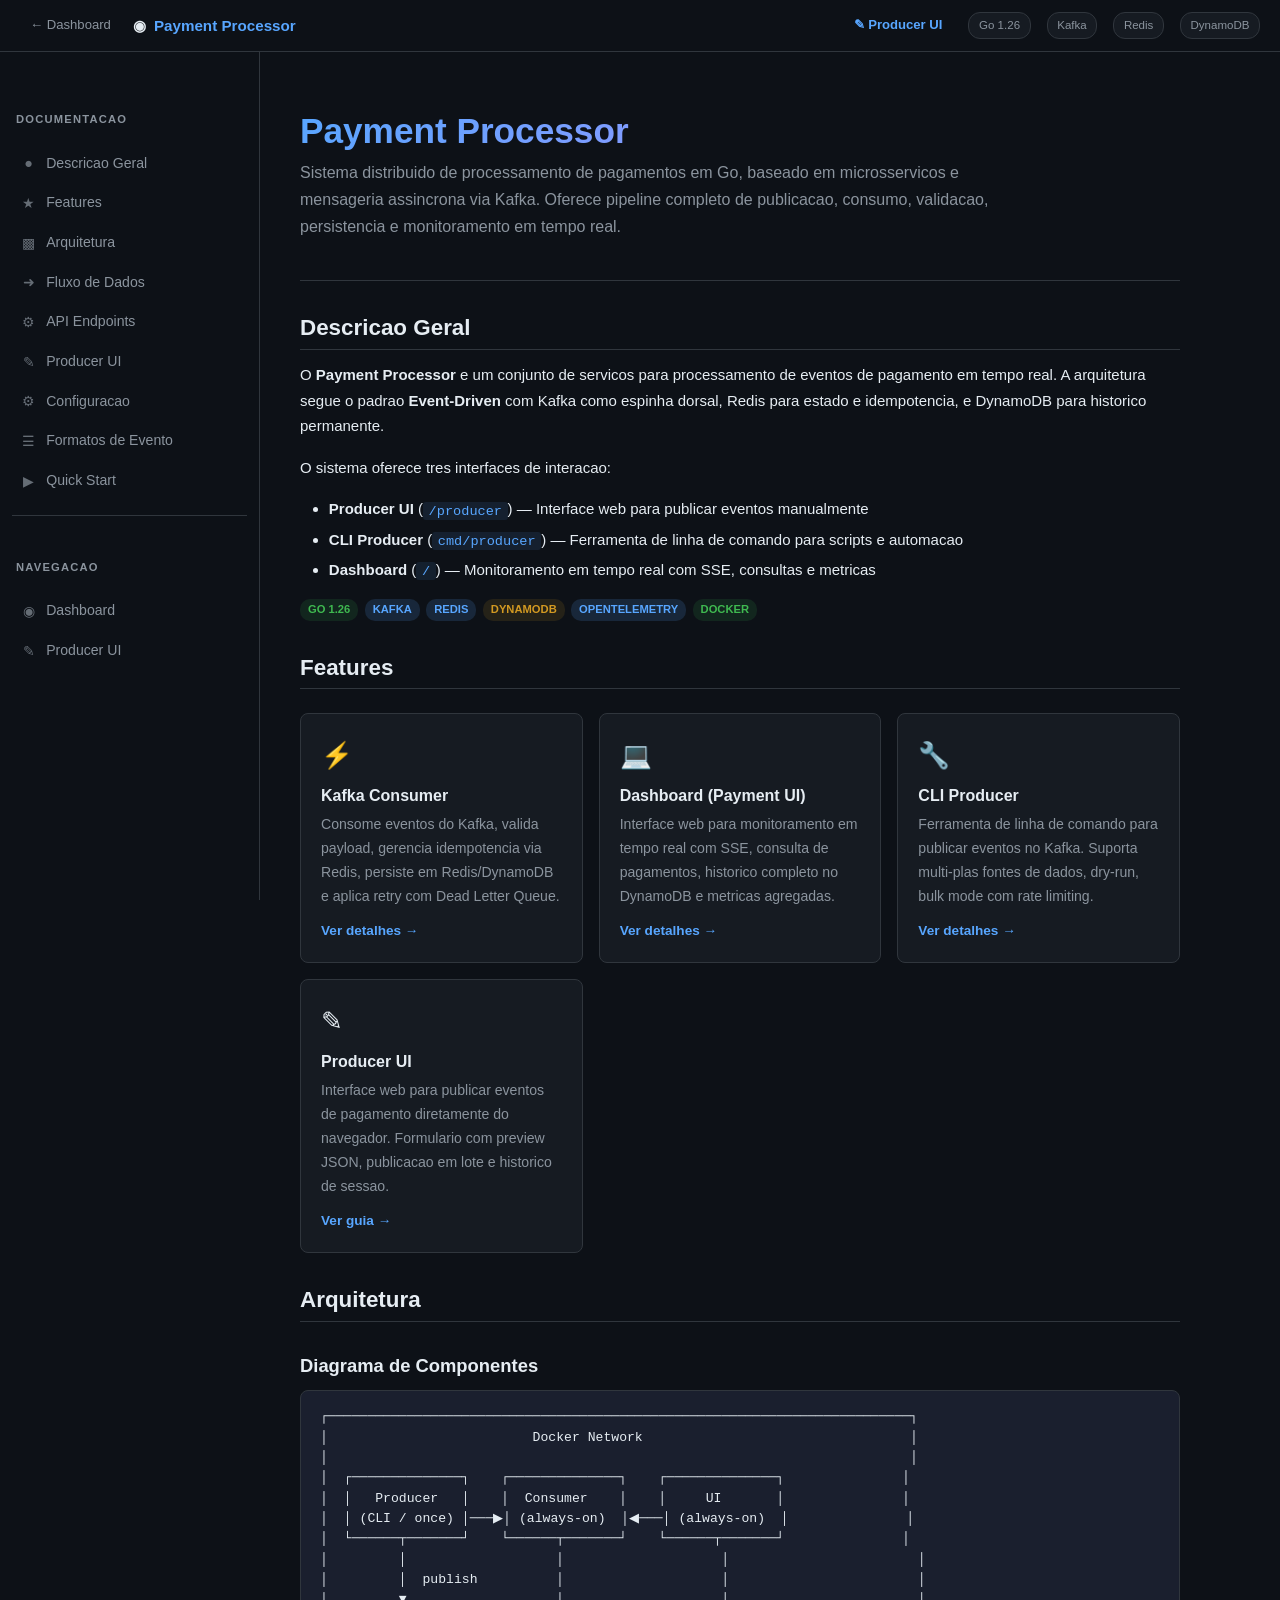
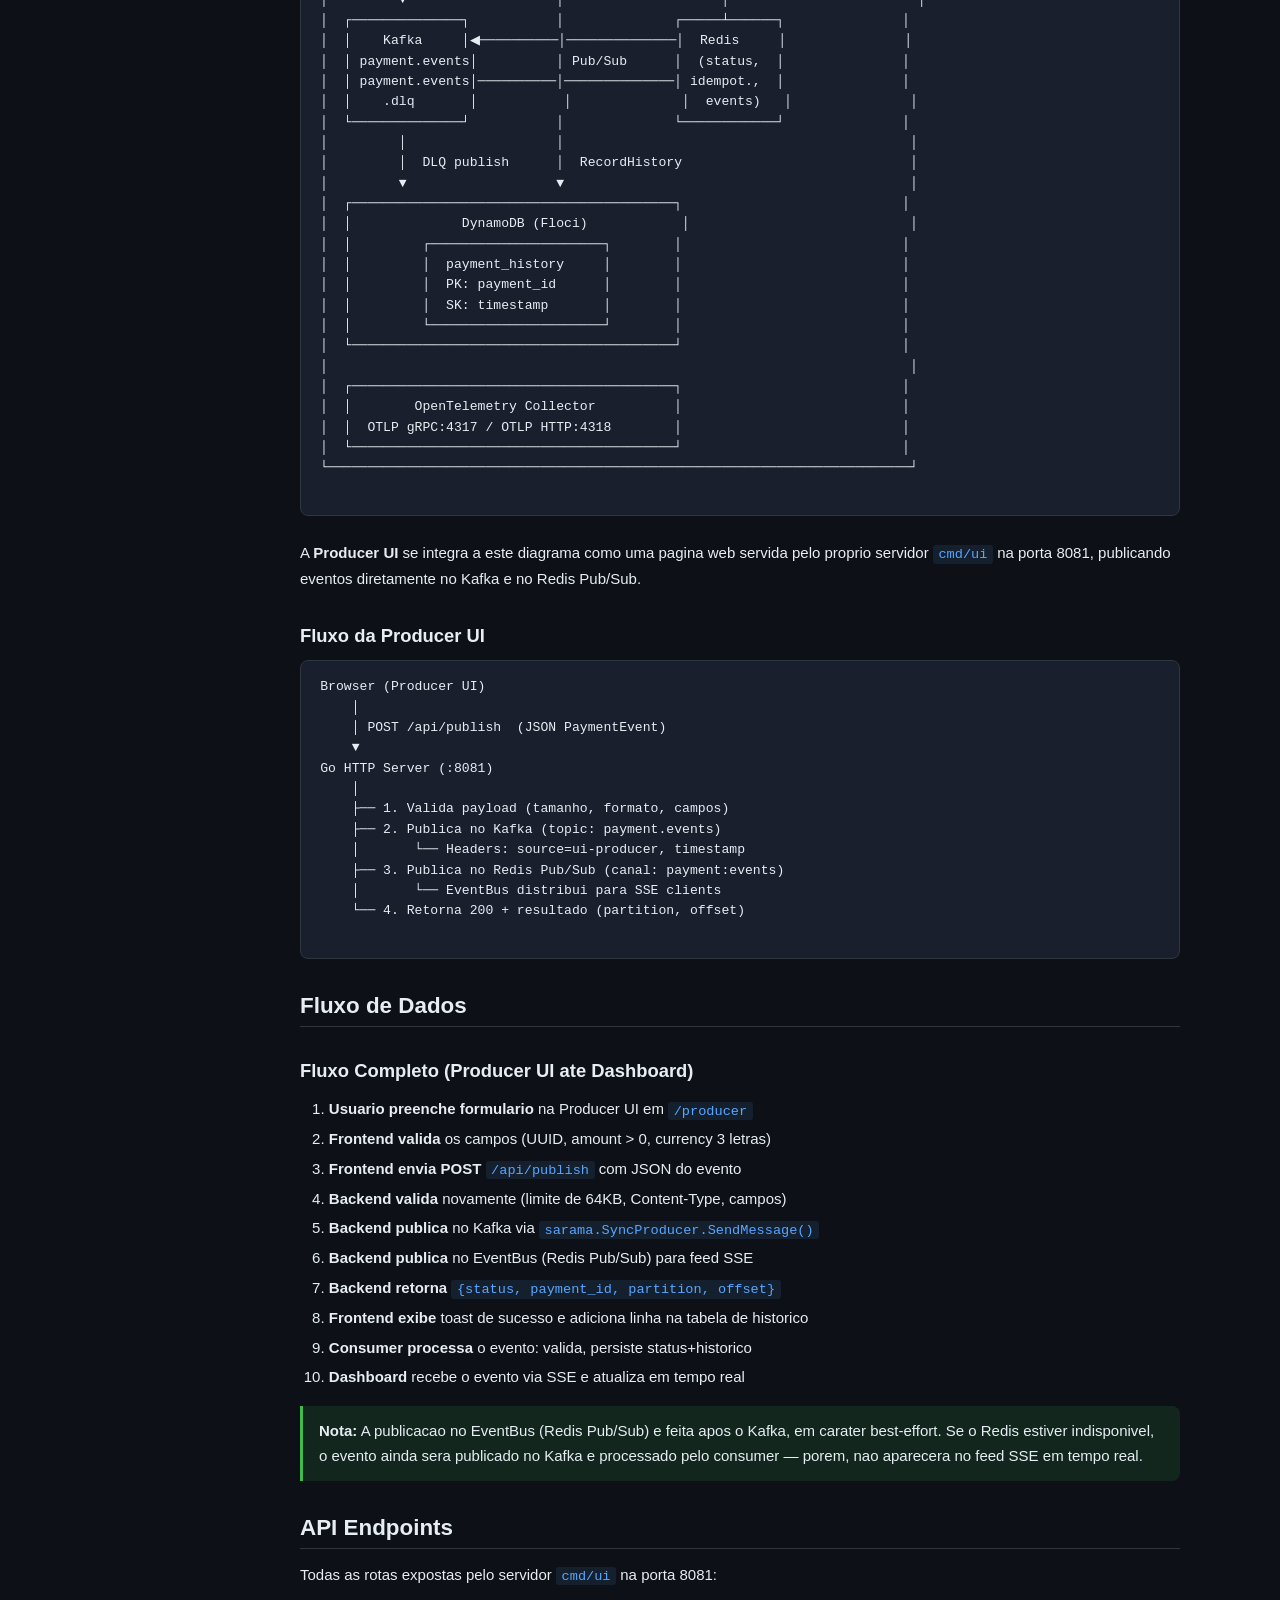
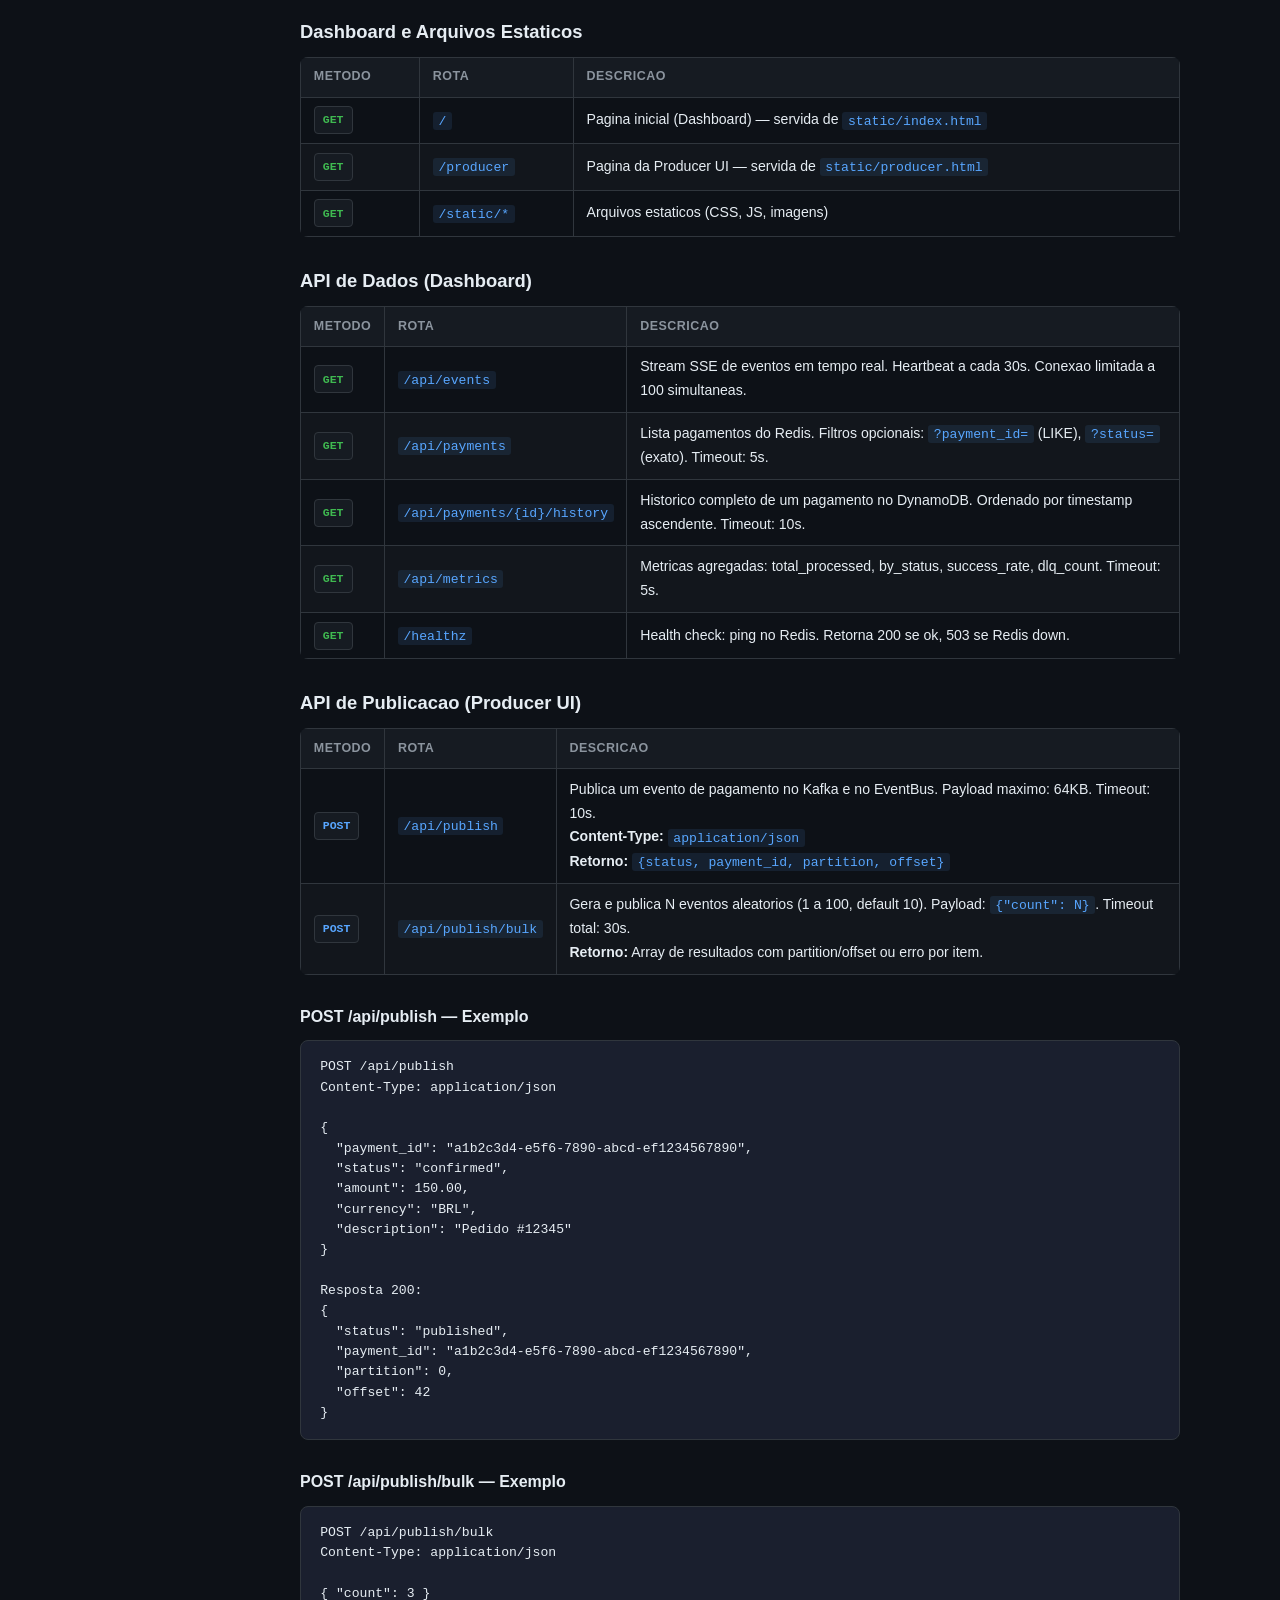
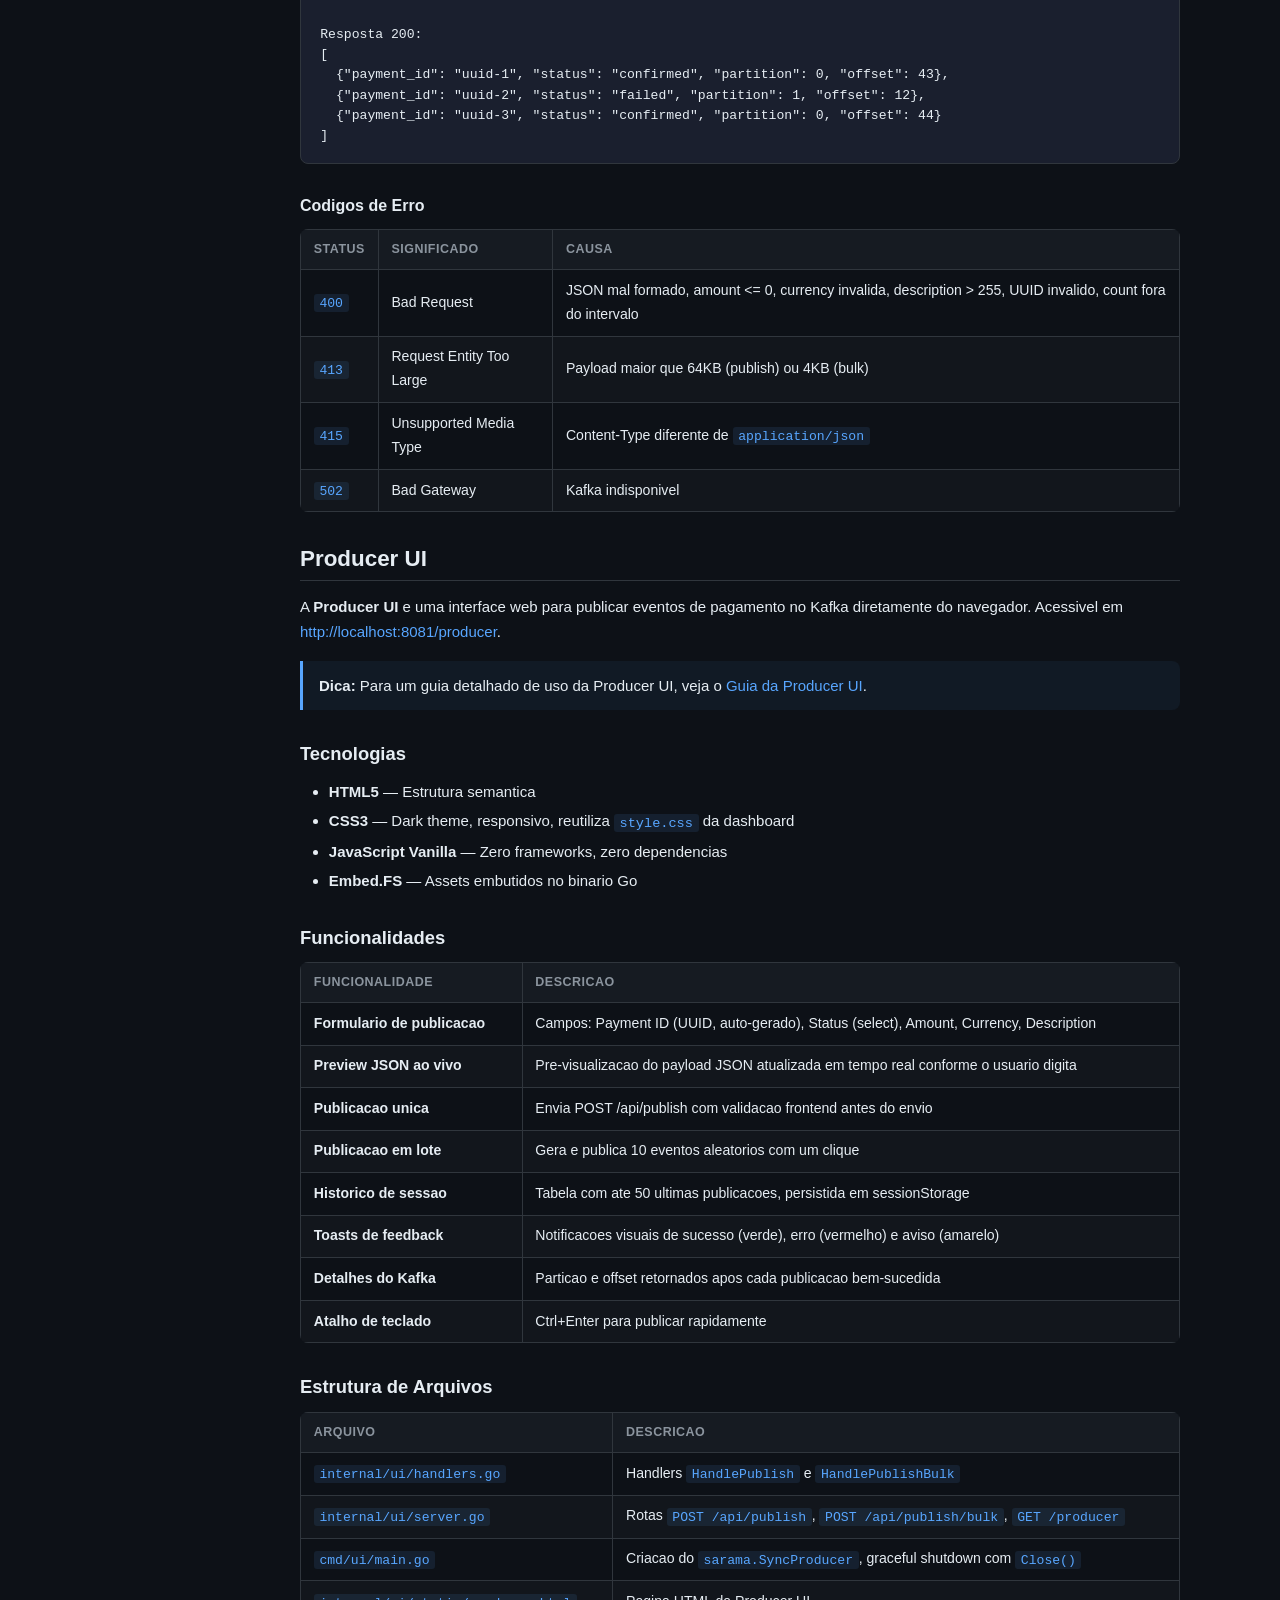
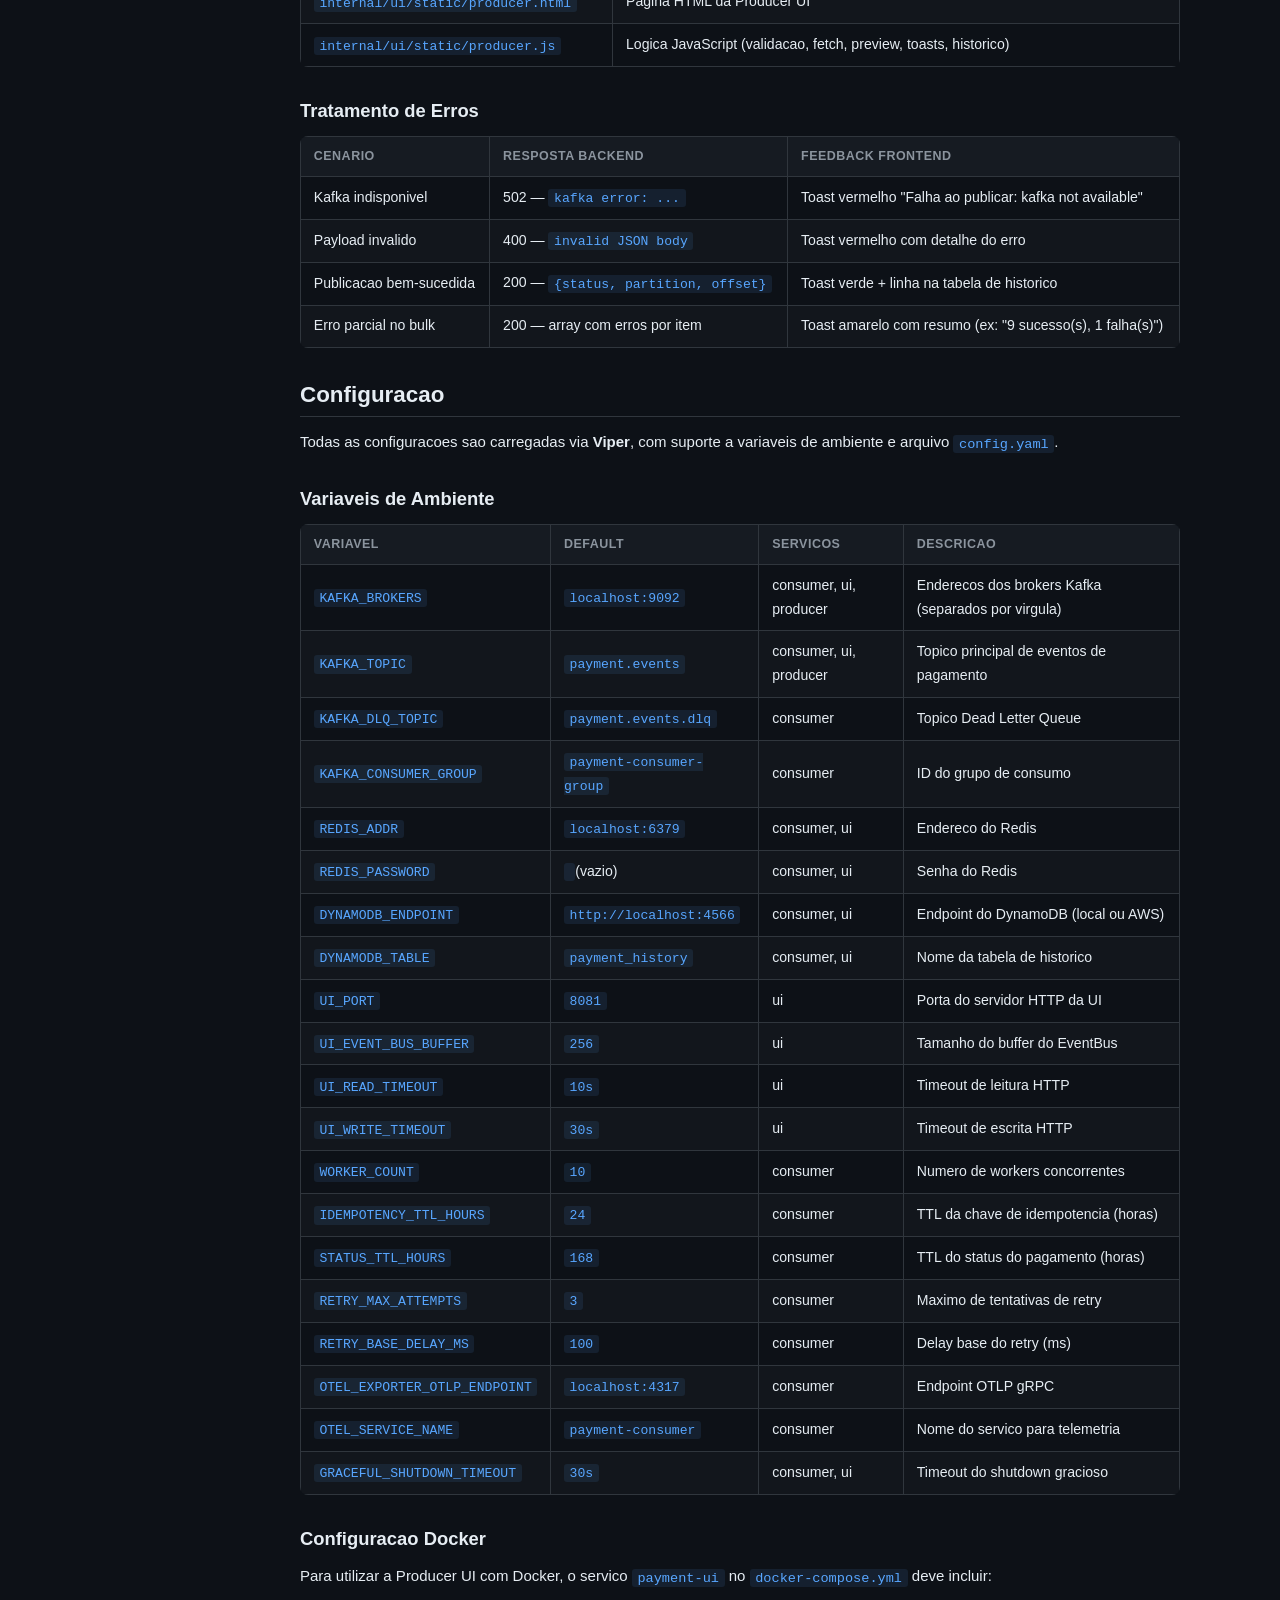
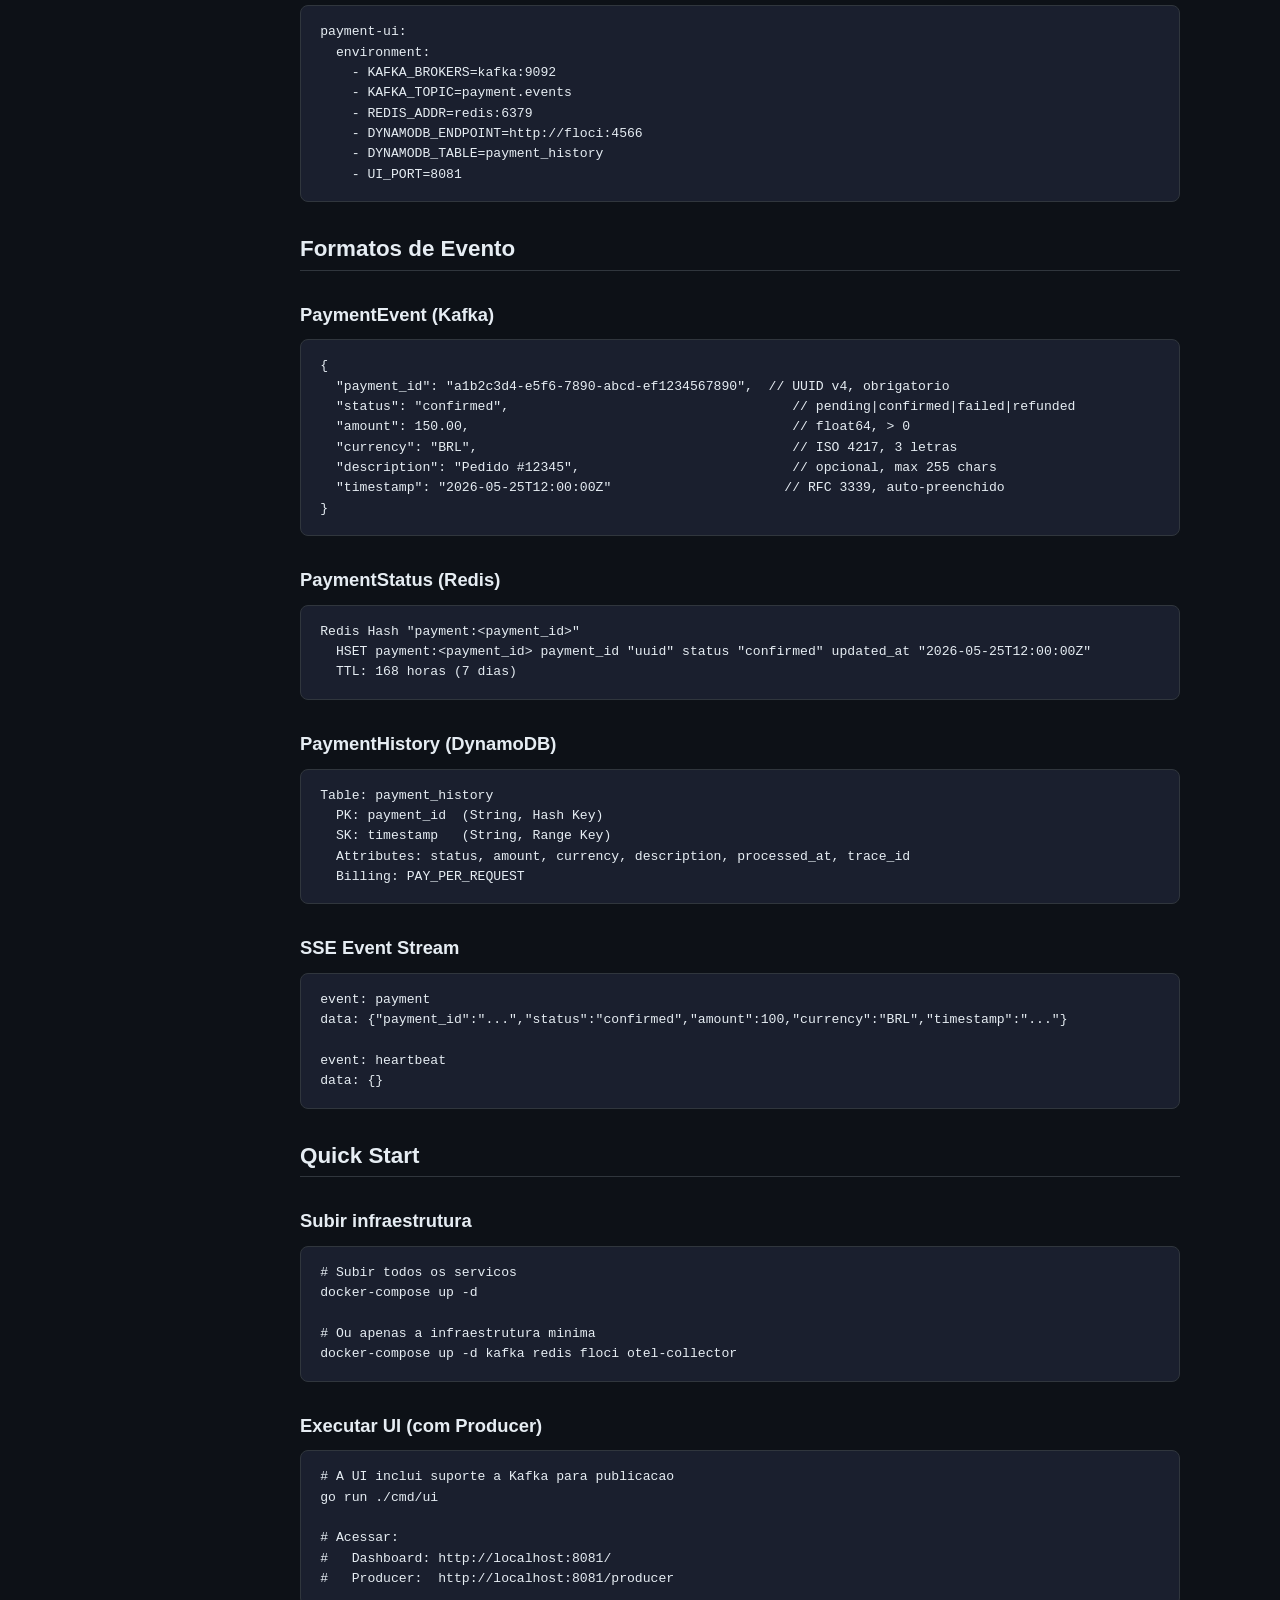
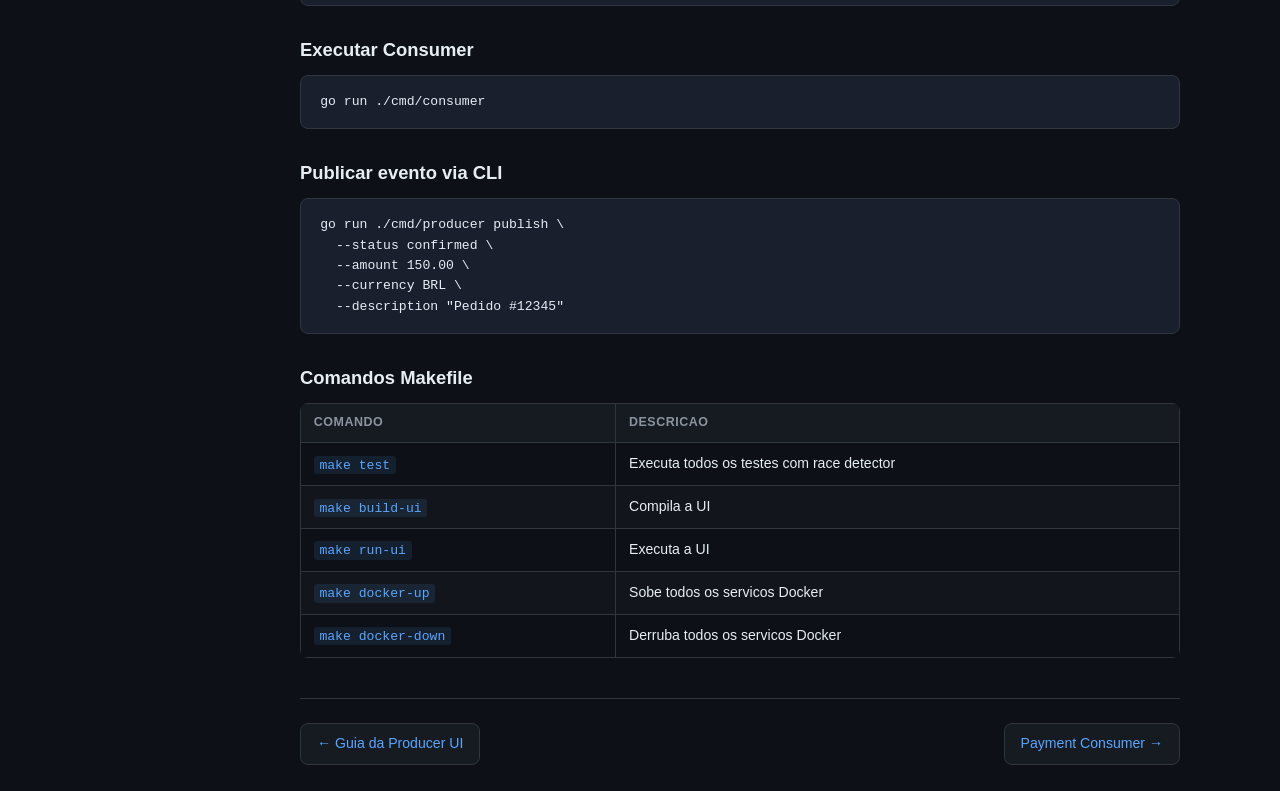
<file: docs/index.html>
<!DOCTYPE html>
<html lang="pt-BR">
<head>
    <meta charset="UTF-8">
    <meta name="viewport" content="width=device-width, initial-scale=1.0">
    <title>Payment Processor — Documentacao Tecnica</title>
    <style>
        *, *::before, *::after { box-sizing: border-box; margin: 0; padding: 0; }
        :root {
            --bg: #0d1117;
            --bg-card: #161b22;
            --bg-card-hover: #1c2333;
            --bg-code: #1a1f2e;
            --bg-input: #0d1117;
            --border: #30363d;
            --border-accent: #3b82b5;
            --text: #e6edf3;
            --text-muted: #8b949e;
            --text-dim: #484f58;
            --accent: #58a6ff;
            --accent-emphasis: #1f6feb;
            --green: #3fb950;
            --green-bg: rgba(63, 185, 80, 0.12);
            --red: #f85149;
            --red-bg: rgba(248, 81, 73, 0.12);
            --yellow: #d29922;
            --yellow-bg: rgba(210, 153, 34, 0.12);
            --blue: #58a6ff;
            --purple: #bc8cff;
            --orange: #d4760e;
            --font: -apple-system, BlinkMacSystemFont, 'Segoe UI', 'Noto Sans', Helvetica, Arial, sans-serif;
            --mono: 'JetBrains Mono', 'Fira Code', 'SF Mono', 'Consolas', monospace;
            --radius: 8px;
            --sidebar-w: 260px;
            --topbar-h: 52px;
        }
        html { scroll-behavior: smooth; }
        body {
            font-family: var(--font);
            background: var(--bg);
            color: var(--text);
            line-height: 1.7;
            font-size: 15px;
            display: flex;
            min-height: 100vh;
            padding-top: var(--topbar-h);
        }
        a { color: var(--accent); text-decoration: none; }
        a:hover { text-decoration: underline; color: #79c0ff; }

        /* --- Topbar --- */
        .topbar {
            position: fixed; top: 0; left: 0; right: 0;
            height: var(--topbar-h);
            background: #0d1117;
            border-bottom: 1px solid var(--border);
            display: flex;
            align-items: center;
            padding: 0 1.25rem;
            z-index: 200;
            gap: 0.75rem;
        }
        .topbar .logo {
            display: flex; align-items: center; gap: 0.5rem;
            font-weight: 700; font-size: 0.95rem;
            color: var(--text);
        }
        .topbar .logo span { color: var(--accent); }
        .topbar .hamburger {
            display: none; background: none; border: none;
            color: var(--text); font-size: 1.4rem; cursor: pointer;
            padding: 0.25rem 0.5rem; border-radius: 4px;
        }
        .topbar .hamburger:hover { background: var(--bg-card); }
        .topbar .topbar-right {
            margin-left: auto;
            display: flex; align-items: center; gap: 1rem;
            font-size: 0.8rem;
            color: var(--text-muted);
        }
        .topbar .topbar-right .tag {
            background: var(--bg-card);
            border: 1px solid var(--border);
            padding: 0.15rem 0.6rem;
            border-radius: 12px;
            font-size: 0.72rem;
        }
        .topbar-back {
            display: flex;
            align-items: center;
            gap: 4px;
            color: var(--text-muted);
            font-size: 0.82rem;
            text-decoration: none;
            padding: 4px 10px;
            border-radius: 6px;
            transition: all 0.2s;
            white-space: nowrap;
            flex-shrink: 0;
        }
        .topbar-back:hover {
            color: var(--accent);
            background: var(--bg-card);
            text-decoration: none;
        }
        .topbar-ui-link {
            color: var(--accent);
            font-weight: 600;
            font-size: 0.82rem;
            text-decoration: none;
            padding: 2px 10px;
            border-radius: 4px;
            transition: all 0.2s;
        }
        .topbar-ui-link:hover {
            background: rgba(88, 166, 255, 0.12);
            text-decoration: none;
        }

        /* --- Sidebar --- */
        .sidebar-overlay {
            display: none; position: fixed;
            top: 0; left: 0; right: 0; bottom: 0;
            background: rgba(0,0,0,0.6); z-index: 98;
        }
        .sidebar-overlay.open { display: block; }
        .sidebar {
            width: var(--sidebar-w);
            background: #0d1117;
            border-right: 1px solid var(--border);
            padding: 1rem 0;
            position: fixed;
            top: var(--topbar-h);
            left: 0; bottom: 0;
            overflow-y: auto;
            z-index: 99;
            transition: transform 0.3s ease;
        }
        .sidebar::-webkit-scrollbar { width: 6px; }
        .sidebar::-webkit-scrollbar-thumb { background: var(--border); border-radius: 3px; }
        .sidebar h3 {
            font-size: 0.7rem;
            color: var(--text-muted);
            text-transform: uppercase;
            letter-spacing: 1.2px;
            padding: 0.75rem 1rem 0.4rem;
            font-weight: 600;
        }
        .sidebar ul { list-style: none; padding: 0; }
        .sidebar ul li a {
            display: flex;
            align-items: center;
            gap: 0.5rem;
            padding: 0.35rem 1rem;
            font-size: 0.88rem;
            color: var(--text-muted);
            text-decoration: none;
            border-left: 3px solid transparent;
            transition: background 0.15s, color 0.15s;
        }
        .sidebar ul li a:hover {
            background: var(--bg-card);
            color: var(--text);
        }
        .sidebar ul li a.active {
            background: var(--bg-card);
            color: var(--accent);
            border-left-color: var(--accent);
        }
        .sidebar ul li a .icon { width: 1.2rem; text-align: center; font-size: 0.9rem; opacity: 0.7; }
        .sidebar ul li a.active .icon { opacity: 1; }

        /* --- Main Content --- */
        .main-content {
            margin-left: var(--sidebar-w);
            flex: 1;
            padding: 1.5rem 2.5rem 3rem;
            max-width: 960px;
        }
        .main-content > header {
            margin-bottom: 2rem;
            padding-bottom: 1.5rem;
            border-bottom: 1px solid var(--border);
        }
        .main-content > header h1 {
            font-size: 2.2rem;
            font-weight: 800;
            margin-bottom: 0.3rem;
            background: linear-gradient(135deg, var(--accent), var(--purple));
            -webkit-background-clip: text;
            -webkit-text-fill-color: transparent;
            background-clip: text;
        }
        .main-content > header p {
            color: var(--text-muted);
            font-size: 1rem;
            max-width: 80%;
        }

        h1, h2, h3, h4 { margin-top: 2rem; margin-bottom: 0.8rem; font-weight: 700; line-height: 1.3; }
        h1 { font-size: 1.8rem; }
        h2 {
            font-size: 1.4rem;
            border-bottom: 1px solid var(--border);
            padding-bottom: 0.4rem;
            scroll-margin-top: calc(var(--topbar-h) + 1rem);
        }
        h3 { font-size: 1.15rem; scroll-margin-top: calc(var(--topbar-h) + 1rem); }
        h4 { font-size: 1rem; }
        p { margin-bottom: 1rem; }
        ul, ol { margin-bottom: 1rem; padding-left: 1.8rem; }
        li { margin-bottom: 0.25rem; }

        /* --- Cards --- */
        .feature-grid {
            display: grid;
            grid-template-columns: repeat(auto-fit, minmax(240px, 1fr));
            gap: 1rem;
            margin: 1.5rem 0;
        }
        .feature-card {
            background: var(--bg-card);
            border: 1px solid var(--border);
            border-radius: var(--radius);
            padding: 1.25rem;
            transition: border-color 0.2s, background 0.2s;
        }
        .feature-card:hover {
            border-color: var(--accent);
            background: var(--bg-card-hover);
        }
        .feature-card .card-icon { font-size: 1.6rem; margin-bottom: 0.5rem; }
        .feature-card h4 { margin: 0 0 0.4rem; color: var(--text); }
        .feature-card p { font-size: 0.88rem; color: var(--text-muted); margin-bottom: 0.5rem; }
        .feature-card a { font-size: 0.85rem; font-weight: 600; }

        /* --- Tables --- */
        table {
            width: 100%;
            border-collapse: collapse;
            margin-bottom: 1.5rem;
            font-size: 0.88rem;
            border-radius: var(--radius);
            overflow: hidden;
        }
        table th, table td {
            border: 1px solid var(--border);
            padding: 0.55rem 0.8rem;
            text-align: left;
        }
        table th {
            background: var(--bg-card);
            font-weight: 600;
            font-size: 0.78rem;
            text-transform: uppercase;
            letter-spacing: 0.5px;
            color: var(--text-muted);
        }
        table tr:nth-child(even) { background: rgba(255,255,255,0.02); }
        table tr:hover { background: rgba(255,255,255,0.04); }
        table td code { font-size: 0.82rem; }

        /* --- Code --- */
        pre {
            background: var(--bg-code);
            color: #e6edf3;
            padding: 1rem 1.2rem;
            border-radius: var(--radius);
            overflow-x: auto;
            font-family: var(--mono);
            font-size: 0.82rem;
            line-height: 1.55;
            margin-bottom: 1.5rem;
            border: 1px solid var(--border);
            position: relative;
        }
        code {
            font-family: var(--mono);
            font-size: 0.85rem;
            background: rgba(88, 166, 255, 0.1);
            padding: 0.1rem 0.35rem;
            border-radius: 3px;
            color: var(--accent);
        }
        pre code {
            background: transparent;
            padding: 0;
            color: inherit;
            font-size: inherit;
        }
        .copy-btn {
            position: absolute;
            top: 0.5rem;
            right: 0.5rem;
            background: var(--bg-card);
            border: 1px solid var(--border);
            color: var(--text-muted);
            cursor: pointer;
            font-size: 0.72rem;
            padding: 0.2rem 0.5rem;
            border-radius: 4px;
            opacity: 0;
            transition: opacity 0.2s;
            font-family: var(--font);
        }
        pre:hover .copy-btn { opacity: 1; }
        .copy-btn:hover { border-color: var(--accent); color: var(--text); }
        .copy-btn.copied { background: var(--green-bg); border-color: var(--green); color: var(--green); }

        /* --- Blockquote / Info --- */
        blockquote, .info-box {
            border-left: 3px solid var(--accent);
            padding: 0.75rem 1rem;
            margin-bottom: 1rem;
            background: rgba(88, 166, 255, 0.06);
            border-radius: 0 var(--radius) var(--radius) 0;
        }
        blockquote p, .info-box p { margin-bottom: 0; }
        .info-box.warn { border-left-color: var(--yellow); background: var(--yellow-bg); }
        .info-box.err { border-left-color: var(--red); background: var(--red-bg); }
        .info-box.good { border-left-color: var(--green); background: var(--green-bg); }

        /* --- Badges --- */
        .badge {
            display: inline-block;
            padding: 0.1rem 0.5rem;
            border-radius: 10px;
            font-size: 0.7rem;
            font-weight: 600;
            text-transform: uppercase;
        }
        .badge-green { background: var(--green-bg); color: var(--green); }
        .badge-red { background: var(--red-bg); color: var(--red); }
        .badge-blue { background: rgba(88, 166, 255, 0.15); color: var(--blue); }
        .badge-yellow { background: var(--yellow-bg); color: var(--yellow); }

        /* --- Step List --- */
        .step-list {
            list-style: none; padding: 0; counter-reset: step;
        }
        .step-list li {
            counter-increment: step;
            padding: 0.8rem 1rem 0.8rem 2.8rem;
            background: var(--bg-card);
            border: 1px solid var(--border);
            border-radius: var(--radius);
            margin-bottom: 0.6rem;
            position: relative;
        }
        .step-list li::before {
            content: counter(step);
            position: absolute;
            left: 0.75rem;
            top: 50%;
            transform: translateY(-50%);
            width: 24px; height: 24px;
            background: var(--accent);
            color: #fff;
            border-radius: 50%;
            display: flex;
            align-items: center;
            justify-content: center;
            font-size: 0.75rem;
            font-weight: 700;
        }

        /* --- Bottom Nav --- */
        .bottom-nav {
            display: flex;
            justify-content: space-between;
            gap: 1rem;
            margin-top: 2.5rem;
            padding-top: 1.5rem;
            border-top: 1px solid var(--border);
        }
        .bottom-nav a {
            display: flex; align-items: center; gap: 0.4rem;
            padding: 0.5rem 1rem;
            background: var(--bg-card);
            border: 1px solid var(--border);
            border-radius: var(--radius);
            font-size: 0.88rem;
            transition: border-color 0.2s;
        }
        .bottom-nav a:hover {
            border-color: var(--accent);
            text-decoration: none;
        }
        .bottom-nav .next { margin-left: auto; }

        /* --- Responsive --- */
        @media (max-width: 768px) {
            :root { --sidebar-w: 260px; }
            .topbar .hamburger { display: block; }
            .topbar .topbar-right .tag { display: none; }
            .sidebar { transform: translateX(-100%); }
            .sidebar.open { transform: translateX(0); }
            .main-content {
                margin-left: 0;
                padding: 1rem;
            }
            .main-content > header p { max-width: 100%; }
            table { font-size: 0.8rem; }
            table th, table td { padding: 0.35rem 0.5rem; }
            pre { font-size: 0.76rem; padding: 0.8rem; }
        }
        @media (max-width: 480px) {
            .main-content { padding: 0.75rem; }
            .topbar { gap: 0.4rem; padding: 0 0.6rem; }
            .topbar-back { padding: 4px 6px; }
            .topbar-ui-link { padding: 2px 6px; }
        }

        /* --- Misc --- */
        hr { border: none; border-top: 1px solid var(--border); margin: 2rem 0; }
        .tag-list { display: flex; gap: 0.4rem; flex-wrap: wrap; margin-bottom: 1rem; }
        dl { margin-bottom: 1rem; }
        dt { font-weight: 600; margin-top: 0.8rem; color: var(--text); }
        dd { margin-left: 1rem; color: var(--text-muted); }
        .endpoint {
            display: inline-flex; align-items: center; gap: 0.4rem;
            background: var(--bg-card);
            border: 1px solid var(--border);
            border-radius: 4px;
            padding: 0.2rem 0.5rem;
            font-family: var(--mono);
            font-size: 0.82rem;
        }
        .endpoint .method {
            font-weight: 700;
            font-size: 0.72rem;
            text-transform: uppercase;
        }
        .endpoint .method.get { color: var(--green); }
        .endpoint .method.post { color: var(--blue); }
        .endpoint .method.put { color: var(--yellow); }
        .endpoint .method.del { color: var(--red); }
    </style>
</head>
<body>

<!-- ============ TOPBAR ============ -->
<div class="topbar">
    <button class="hamburger" onclick="toggleSidebar()" aria-label="Abrir menu">&#9776;</button>
    <a href="/" class="topbar-back" title="Voltar para o Dashboard">&#8592; Dashboard</a>
    <div class="logo">&#9673; <span>Payment Processor</span></div>
    <div class="topbar-right">
        <a href="/producer" class="topbar-ui-link">&#9998; Producer UI</a>
        <span class="tag">Go 1.26</span>
        <span class="tag">Kafka</span>
        <span class="tag">Redis</span>
        <span class="tag">DynamoDB</span>
    </div>
</div>

<!-- ============ SIDEBAR OVERLAY ============ -->
<div class="sidebar-overlay" id="sidebarOverlay" onclick="toggleSidebar()"></div>

<!-- ============ SIDEBAR ============ -->
<nav class="sidebar" id="sidebar">
    <h3>Documentacao</h3>
    <ul>
        <li><a href="#descricao-geral" class="active"><span class="icon">&#9679;</span> Descricao Geral</a></li>
        <li><a href="#features"><span class="icon">&#9733;</span> Features</a></li>
        <li><a href="#arquitetura"><span class="icon">&#9641;</span> Arquitetura</a></li>
        <li><a href="#fluxo-de-dados"><span class="icon">&#10140;</span> Fluxo de Dados</a></li>
        <li><a href="#api-endpoints"><span class="icon">&#9881;</span> API Endpoints</a></li>
        <li><a href="#producer-ui"><span class="icon">&#9998;</span> Producer UI</a></li>
        <li><a href="#configuracao"><span class="icon">&#9881;</span> Configuracao</a></li>
        <li><a href="#eventos"><span class="icon">&#9776;</span> Formatos de Evento</a></li>
        <li><a href="#quick-start"><span class="icon">&#9654;</span> Quick Start</a></li>
    </ul>
    <hr style="margin: 0.75rem; border-color: var(--border);">
    <h3>Navegacao</h3>
    <ul>
        <li><a href="/"><span class="icon">&#9673;</span> Dashboard</a></li>
        <li><a href="/producer"><span class="icon">&#9998;</span> Producer UI</a></li>
    </ul>
</nav>

<!-- ============ MAIN CONTENT ============ -->
<div class="main-content">

    <header>
        <h1>Payment Processor</h1>
        <p>Sistema distribuido de processamento de pagamentos em Go, baseado em microsservicos e mensageria assincrona via Kafka. Oferece pipeline completo de publicacao, consumo, validacao, persistencia e monitoramento em tempo real.</p>
    </header>

    <!-- ============ DESCRICAO GERAL ============ -->
    <h2 id="descricao-geral">Descricao Geral</h2>

    <p>O <strong>Payment Processor</strong> e um conjunto de servicos para processamento de eventos de pagamento em tempo real. A arquitetura segue o padrao <strong>Event-Driven</strong> com Kafka como espinha dorsal, Redis para estado e idempotencia, e DynamoDB para historico permanente.</p>

    <p>O sistema oferece tres interfaces de interacao:</p>

    <ul>
        <li><strong>Producer UI</strong> (<code>/producer</code>) — Interface web para publicar eventos manualmente</li>
        <li><strong>CLI Producer</strong> (<code>cmd/producer</code>) — Ferramenta de linha de comando para scripts e automacao</li>
        <li><strong>Dashboard</strong> (<code>/</code>) — Monitoramento em tempo real com SSE, consultas e metricas</li>
    </ul>

    <div class="tag-list">
        <span class="badge badge-green">Go 1.26</span>
        <span class="badge badge-blue">Kafka</span>
        <span class="badge badge-blue">Redis</span>
        <span class="badge badge-yellow">DynamoDB</span>
        <span class="badge badge-blue">OpenTelemetry</span>
        <span class="badge badge-green">Docker</span>
    </div>

    <!-- ============ FEATURES ============ -->
    <h2 id="features">Features</h2>

    <div class="feature-grid">
        <div class="feature-card">
            <div class="card-icon">&#9889;</div>
            <h4>Kafka Consumer</h4>
            <p>Consome eventos do Kafka, valida payload, gerencia idempotencia via Redis, persiste em Redis/DynamoDB e aplica retry com Dead Letter Queue.</p>
            <a href="features/payment-consumer.html">Ver detalhes &rarr;</a>
        </div>
        <div class="feature-card">
            <div class="card-icon">&#128187;</div>
            <h4>Dashboard (Payment UI)</h4>
            <p>Interface web para monitoramento em tempo real com SSE, consulta de pagamentos, historico completo no DynamoDB e metricas agregadas.</p>
            <a href="features/payment-ui.html">Ver detalhes &rarr;</a>
        </div>
        <div class="feature-card">
            <div class="card-icon">&#128295;</div>
            <h4>CLI Producer</h4>
            <p>Ferramenta de linha de comando para publicar eventos no Kafka. Suporta multi-plas fontes de dados, dry-run, bulk mode com rate limiting.</p>
            <a href="features/cli-producer.html">Ver detalhes &rarr;</a>
        </div>
        <div class="feature-card">
            <div class="card-icon">&#9998;</div>
            <h4>Producer UI</h4>
            <p>Interface web para publicar eventos de pagamento diretamente do navegador. Formulario com preview JSON, publicacao em lote e historico de sessao.</p>
            <a href="producer-guide.html">Ver guia &rarr;</a>
        </div>
    </div>

    <!-- ============ ARQUITETURA ============ -->
    <h2 id="arquitetura">Arquitetura</h2>

    <h3>Diagrama de Componentes</h3>

    <pre>
┌──────────────────────────────────────────────────────────────────────────┐
│                          Docker Network                                  │
│                                                                          │
│  ┌──────────────┐    ┌──────────────┐    ┌──────────────┐               │
│  │   Producer   │    │  Consumer    │    │     UI       │               │
│  │ (CLI / once) │───▶│ (always-on)  │◀───│ (always-on)  │               │
│  └──────┬───────┘    └──────┬───────┘    └──────┬───────┘               │
│         │                   │                    │                        │
│         │  publish          │                    │                        │
│         ▼                   │                    │                        │
│  ┌──────────────┐           │              ┌─────┴──────┐               │
│  │    Kafka     │◀──────────│──────────────│  Redis     │               │
│  │ payment.events│          │ Pub/Sub      │  (status,  │               │
│  │ payment.events│──────────│──────────────│ idempot.,  │               │
│  │    .dlq       │           │              │  events)   │               │
│  └──────────────┘           │              └────────────┘               │
│         │                   │                                            │
│         │  DLQ publish      │  RecordHistory                             │
│         ▼                   ▼                                            │
│  ┌─────────────────────────────────────────┐                            │
│  │              DynamoDB (Floci)            │                            │
│  │         ┌──────────────────────┐        │                            │
│  │         │  payment_history     │        │                            │
│  │         │  PK: payment_id      │        │                            │
│  │         │  SK: timestamp       │        │                            │
│  │         └──────────────────────┘        │                            │
│  └─────────────────────────────────────────┘                            │
│                                                                          │
│  ┌─────────────────────────────────────────┐                            │
│  │        OpenTelemetry Collector          │                            │
│  │  OTLP gRPC:4317 / OTLP HTTP:4318        │                            │
│  └─────────────────────────────────────────┘                            │
└──────────────────────────────────────────────────────────────────────────┘
    </pre>

    <p>A <strong>Producer UI</strong> se integra a este diagrama como uma pagina web servida pelo proprio servidor <code>cmd/ui</code> na porta 8081, publicando eventos diretamente no Kafka e no Redis Pub/Sub.</p>

    <h3>Fluxo da Producer UI</h3>

    <pre>
Browser (Producer UI)
    │
    │ POST /api/publish  (JSON PaymentEvent)
    ▼
Go HTTP Server (:8081)
    │
    ├── 1. Valida payload (tamanho, formato, campos)
    ├── 2. Publica no Kafka (topic: payment.events)
    │       └── Headers: source=ui-producer, timestamp
    ├── 3. Publica no Redis Pub/Sub (canal: payment:events)
    │       └── EventBus distribui para SSE clients
    └── 4. Retorna 200 + resultado (partition, offset)
    </pre>

    <!-- ============ FLUXO DE DADOS ============ -->
    <h2 id="fluxo-de-dados">Fluxo de Dados</h2>

    <h3>Fluxo Completo (Producer UI ate Dashboard)</h3>

    <ol>
        <li><strong>Usuario preenche formulario</strong> na Producer UI em <code>/producer</code></li>
        <li><strong>Frontend valida</strong> os campos (UUID, amount > 0, currency 3 letras)</li>
        <li><strong>Frontend envia POST</strong> <code>/api/publish</code> com JSON do evento</li>
        <li><strong>Backend valida</strong> novamente (limite de 64KB, Content-Type, campos)</li>
        <li><strong>Backend publica</strong> no Kafka via <code>sarama.SyncProducer.SendMessage()</code></li>
        <li><strong>Backend publica</strong> no EventBus (Redis Pub/Sub) para feed SSE</li>
        <li><strong>Backend retorna</strong> <code>{status, payment_id, partition, offset}</code></li>
        <li><strong>Frontend exibe</strong> toast de sucesso e adiciona linha na tabela de historico</li>
        <li><strong>Consumer processa</strong> o evento: valida, persiste status+historico</li>
        <li><strong>Dashboard</strong> recebe o evento via SSE e atualiza em tempo real</li>
    </ol>

    <div class="info-box good">
        <strong>Nota:</strong> A publicacao no EventBus (Redis Pub/Sub) e feita apos o Kafka, em carater best-effort. Se o Redis estiver indisponivel, o evento ainda sera publicado no Kafka e processado pelo consumer — porem, nao aparecera no feed SSE em tempo real.
    </div>

    <!-- ============ API ENDPOINTS ============ -->
    <h2 id="api-endpoints">API Endpoints</h2>

    <p>Todas as rotas expostas pelo servidor <code>cmd/ui</code> na porta 8081:</p>

    <h3>Dashboard e Arquivos Estaticos</h3>

    <table>
        <thead>
            <tr><th>Metodo</th><th>Rota</th><th>Descricao</th></tr>
        </thead>
        <tbody>
            <tr>
                <td><span class="endpoint"><span class="method get">GET</span></span></td>
                <td><code>/</code></td>
                <td>Pagina inicial (Dashboard) — servida de <code>static/index.html</code></td>
            </tr>
            <tr>
                <td><span class="endpoint"><span class="method get">GET</span></span></td>
                <td><code>/producer</code></td>
                <td>Pagina da Producer UI — servida de <code>static/producer.html</code></td>
            </tr>
            <tr>
                <td><span class="endpoint"><span class="method get">GET</span></span></td>
                <td><code>/static/*</code></td>
                <td>Arquivos estaticos (CSS, JS, imagens)</td>
            </tr>
        </tbody>
    </table>

    <h3>API de Dados (Dashboard)</h3>

    <table>
        <thead>
            <tr><th>Metodo</th><th>Rota</th><th>Descricao</th></tr>
        </thead>
        <tbody>
            <tr>
                <td><span class="endpoint"><span class="method get">GET</span></span></td>
                <td><code>/api/events</code></td>
                <td>Stream SSE de eventos em tempo real. Heartbeat a cada 30s. Conexao limitada a 100 simultaneas.</td>
            </tr>
            <tr>
                <td><span class="endpoint"><span class="method get">GET</span></span></td>
                <td><code>/api/payments</code></td>
                <td>Lista pagamentos do Redis. Filtros opcionais: <code>?payment_id=</code> (LIKE), <code>?status=</code> (exato). Timeout: 5s.</td>
            </tr>
            <tr>
                <td><span class="endpoint"><span class="method get">GET</span></span></td>
                <td><code>/api/payments/{id}/history</code></td>
                <td>Historico completo de um pagamento no DynamoDB. Ordenado por timestamp ascendente. Timeout: 10s.</td>
            </tr>
            <tr>
                <td><span class="endpoint"><span class="method get">GET</span></span></td>
                <td><code>/api/metrics</code></td>
                <td>Metricas agregadas: total_processed, by_status, success_rate, dlq_count. Timeout: 5s.</td>
            </tr>
            <tr>
                <td><span class="endpoint"><span class="method get">GET</span></span></td>
                <td><code>/healthz</code></td>
                <td>Health check: ping no Redis. Retorna 200 se ok, 503 se Redis down.</td>
            </tr>
        </tbody>
    </table>

    <h3>API de Publicacao (Producer UI)</h3>

    <table>
        <thead>
            <tr><th>Metodo</th><th>Rota</th><th>Descricao</th></tr>
        </thead>
        <tbody>
            <tr>
                <td><span class="endpoint"><span class="method post">POST</span></span></td>
                <td><code>/api/publish</code></td>
                <td>
                    Publica um evento de pagamento no Kafka e no EventBus.
                    Payload maximo: 64KB. Timeout: 10s.<br>
                    <strong>Content-Type:</strong> <code>application/json</code><br>
                    <strong>Retorno:</strong> <code>{status, payment_id, partition, offset}</code>
                </td>
            </tr>
            <tr>
                <td><span class="endpoint"><span class="method post">POST</span></span></td>
                <td><code>/api/publish/bulk</code></td>
                <td>
                    Gera e publica N eventos aleatorios (1 a 100, default 10).
                    Payload: <code>{"count": N}</code>. Timeout total: 30s.<br>
                    <strong>Retorno:</strong> Array de resultados com partition/offset ou erro por item.
                </td>
            </tr>
        </tbody>
    </table>

    <h4>POST /api/publish — Exemplo</h4>

    <pre>
<span class="copy-btn" onclick="copyCode(this)">Copiar</span><code>POST /api/publish
Content-Type: application/json

{
  "payment_id": "a1b2c3d4-e5f6-7890-abcd-ef1234567890",
  "status": "confirmed",
  "amount": 150.00,
  "currency": "BRL",
  "description": "Pedido #12345"
}

Resposta 200:
{
  "status": "published",
  "payment_id": "a1b2c3d4-e5f6-7890-abcd-ef1234567890",
  "partition": 0,
  "offset": 42
}</code></pre>

    <h4>POST /api/publish/bulk — Exemplo</h4>

    <pre>
<span class="copy-btn" onclick="copyCode(this)">Copiar</span><code>POST /api/publish/bulk
Content-Type: application/json

{ "count": 3 }

Resposta 200:
[
  {"payment_id": "uuid-1", "status": "confirmed", "partition": 0, "offset": 43},
  {"payment_id": "uuid-2", "status": "failed", "partition": 1, "offset": 12},
  {"payment_id": "uuid-3", "status": "confirmed", "partition": 0, "offset": 44}
]</code></pre>

    <h4>Codigos de Erro</h4>

    <table>
        <thead>
            <tr><th>Status</th><th>Significado</th><th>Causa</th></tr>
        </thead>
        <tbody>
            <tr><td><code>400</code></td><td>Bad Request</td><td>JSON mal formado, amount <= 0, currency invalida, description > 255, UUID invalido, count fora do intervalo</td></tr>
            <tr><td><code>413</code></td><td>Request Entity Too Large</td><td>Payload maior que 64KB (publish) ou 4KB (bulk)</td></tr>
            <tr><td><code>415</code></td><td>Unsupported Media Type</td><td>Content-Type diferente de <code>application/json</code></td></tr>
            <tr><td><code>502</code></td><td>Bad Gateway</td><td>Kafka indisponivel</td></tr>
        </tbody>
    </table>

    <!-- ============ PRODUCER UI ============ -->
    <h2 id="producer-ui">Producer UI</h2>

    <p>A <strong>Producer UI</strong> e uma interface web para publicar eventos de pagamento no Kafka diretamente do navegador. Acessivel em <a href="http://localhost:8081/producer" target="_blank">http://localhost:8081/producer</a>.</p>

    <div class="info-box">
        <strong>Dica:</strong> Para um guia detalhado de uso da Producer UI, veja o <a href="producer-guide.html">Guia da Producer UI</a>.
    </div>

    <h3>Tecnologias</h3>
    <ul>
        <li><strong>HTML5</strong> — Estrutura semantica</li>
        <li><strong>CSS3</strong> — Dark theme, responsivo, reutiliza <code>style.css</code> da dashboard</li>
        <li><strong>JavaScript Vanilla</strong> — Zero frameworks, zero dependencias</li>
        <li><strong>Embed.FS</strong> — Assets embutidos no binario Go</li>
    </ul>

    <h3>Funcionalidades</h3>

    <table>
        <thead>
            <tr><th>Funcionalidade</th><th>Descricao</th></tr>
        </thead>
        <tbody>
            <tr><td><strong>Formulario de publicacao</strong></td><td>Campos: Payment ID (UUID, auto-gerado), Status (select), Amount, Currency, Description</td></tr>
            <tr><td><strong>Preview JSON ao vivo</strong></td><td>Pre-visualizacao do payload JSON atualizada em tempo real conforme o usuario digita</td></tr>
            <tr><td><strong>Publicacao unica</strong></td><td>Envia POST /api/publish com validacao frontend antes do envio</td></tr>
            <tr><td><strong>Publicacao em lote</strong></td><td>Gera e publica 10 eventos aleatorios com um clique</td></tr>
            <tr><td><strong>Historico de sessao</strong></td><td>Tabela com ate 50 ultimas publicacoes, persistida em sessionStorage</td></tr>
            <tr><td><strong>Toasts de feedback</strong></td><td>Notificacoes visuais de sucesso (verde), erro (vermelho) e aviso (amarelo)</td></tr>
            <tr><td><strong>Detalhes do Kafka</strong></td><td>Particao e offset retornados apos cada publicacao bem-sucedida</td></tr>
            <tr><td><strong>Atalho de teclado</strong></td><td>Ctrl+Enter para publicar rapidamente</td></tr>
        </tbody>
    </table>

    <h3>Estrutura de Arquivos</h3>

    <table>
        <thead>
            <tr><th>Arquivo</th><th>Descricao</th></tr>
        </thead>
        <tbody>
            <tr><td><code>internal/ui/handlers.go</code></td><td>Handlers <code>HandlePublish</code> e <code>HandlePublishBulk</code></td></tr>
            <tr><td><code>internal/ui/server.go</code></td><td>Rotas <code>POST /api/publish</code>, <code>POST /api/publish/bulk</code>, <code>GET /producer</code></td></tr>
            <tr><td><code>cmd/ui/main.go</code></td><td>Criacao do <code>sarama.SyncProducer</code>, graceful shutdown com <code>Close()</code></td></tr>
            <tr><td><code>internal/ui/static/producer.html</code></td><td>Pagina HTML da Producer UI</td></tr>
            <tr><td><code>internal/ui/static/producer.js</code></td><td>Logica JavaScript (validacao, fetch, preview, toasts, historico)</td></tr>
        </tbody>
    </table>

    <h3>Tratamento de Erros</h3>

    <table>
        <thead>
            <tr><th>Cenario</th><th>Resposta Backend</th><th>Feedback Frontend</th></tr>
        </thead>
        <tbody>
            <tr><td>Kafka indisponivel</td><td>502 — <code>kafka error: ...</code></td><td>Toast vermelho "Falha ao publicar: kafka not available"</td></tr>
            <tr><td>Payload invalido</td><td>400 — <code>invalid JSON body</code></td><td>Toast vermelho com detalhe do erro</td></tr>
            <tr><td>Publicacao bem-sucedida</td><td>200 — <code>{status, partition, offset}</code></td><td>Toast verde + linha na tabela de historico</td></tr>
            <tr><td>Erro parcial no bulk</td><td>200 — array com erros por item</td><td>Toast amarelo com resumo (ex: "9 sucesso(s), 1 falha(s)")</td></tr>
        </tbody>
    </table>

    <!-- ============ CONFIGURACAO ============ -->
    <h2 id="configuracao">Configuracao</h2>

    <p>Todas as configuracoes sao carregadas via <strong>Viper</strong>, com suporte a variaveis de ambiente e arquivo <code>config.yaml</code>.</p>

    <h3>Variaveis de Ambiente</h3>

    <table>
        <thead>
            <tr><th>Variavel</th><th>Default</th><th>Servicos</th><th>Descricao</th></tr>
        </thead>
        <tbody>
            <tr><td><code>KAFKA_BROKERS</code></td><td><code>localhost:9092</code></td><td>consumer, ui, producer</td><td>Enderecos dos brokers Kafka (separados por virgula)</td></tr>
            <tr><td><code>KAFKA_TOPIC</code></td><td><code>payment.events</code></td><td>consumer, ui, producer</td><td>Topico principal de eventos de pagamento</td></tr>
            <tr><td><code>KAFKA_DLQ_TOPIC</code></td><td><code>payment.events.dlq</code></td><td>consumer</td><td>Topico Dead Letter Queue</td></tr>
            <tr><td><code>KAFKA_CONSUMER_GROUP</code></td><td><code>payment-consumer-group</code></td><td>consumer</td><td>ID do grupo de consumo</td></tr>
            <tr><td><code>REDIS_ADDR</code></td><td><code>localhost:6379</code></td><td>consumer, ui</td><td>Endereco do Redis</td></tr>
            <tr><td><code>REDIS_PASSWORD</code></td><td><code></code> (vazio)</td><td>consumer, ui</td><td>Senha do Redis</td></tr>
            <tr><td><code>DYNAMODB_ENDPOINT</code></td><td><code>http://localhost:4566</code></td><td>consumer, ui</td><td>Endpoint do DynamoDB (local ou AWS)</td></tr>
            <tr><td><code>DYNAMODB_TABLE</code></td><td><code>payment_history</code></td><td>consumer, ui</td><td>Nome da tabela de historico</td></tr>
            <tr><td><code>UI_PORT</code></td><td><code>8081</code></td><td>ui</td><td>Porta do servidor HTTP da UI</td></tr>
            <tr><td><code>UI_EVENT_BUS_BUFFER</code></td><td><code>256</code></td><td>ui</td><td>Tamanho do buffer do EventBus</td></tr>
            <tr><td><code>UI_READ_TIMEOUT</code></td><td><code>10s</code></td><td>ui</td><td>Timeout de leitura HTTP</td></tr>
            <tr><td><code>UI_WRITE_TIMEOUT</code></td><td><code>30s</code></td><td>ui</td><td>Timeout de escrita HTTP</td></tr>
            <tr><td><code>WORKER_COUNT</code></td><td><code>10</code></td><td>consumer</td><td>Numero de workers concorrentes</td></tr>
            <tr><td><code>IDEMPOTENCY_TTL_HOURS</code></td><td><code>24</code></td><td>consumer</td><td>TTL da chave de idempotencia (horas)</td></tr>
            <tr><td><code>STATUS_TTL_HOURS</code></td><td><code>168</code></td><td>consumer</td><td>TTL do status do pagamento (horas)</td></tr>
            <tr><td><code>RETRY_MAX_ATTEMPTS</code></td><td><code>3</code></td><td>consumer</td><td>Maximo de tentativas de retry</td></tr>
            <tr><td><code>RETRY_BASE_DELAY_MS</code></td><td><code>100</code></td><td>consumer</td><td>Delay base do retry (ms)</td></tr>
            <tr><td><code>OTEL_EXPORTER_OTLP_ENDPOINT</code></td><td><code>localhost:4317</code></td><td>consumer</td><td>Endpoint OTLP gRPC</td></tr>
            <tr><td><code>OTEL_SERVICE_NAME</code></td><td><code>payment-consumer</code></td><td>consumer</td><td>Nome do servico para telemetria</td></tr>
            <tr><td><code>GRACEFUL_SHUTDOWN_TIMEOUT</code></td><td><code>30s</code></td><td>consumer, ui</td><td>Timeout do shutdown gracioso</td></tr>
        </tbody>
    </table>

    <h3>Configuracao Docker</h3>

    <p>Para utilizar a Producer UI com Docker, o servico <code>payment-ui</code> no <code>docker-compose.yml</code> deve incluir:</p>

    <pre>
<span class="copy-btn" onclick="copyCode(this)">Copiar</span><code>payment-ui:
  environment:
    - KAFKA_BROKERS=kafka:9092
    - KAFKA_TOPIC=payment.events
    - REDIS_ADDR=redis:6379
    - DYNAMODB_ENDPOINT=http://floci:4566
    - DYNAMODB_TABLE=payment_history
    - UI_PORT=8081</code></pre>

    <!-- ============ FORMATOS DE EVENTO ============ -->
    <h2 id="eventos">Formatos de Evento</h2>

    <h3>PaymentEvent (Kafka)</h3>

    <pre>
<span class="copy-btn" onclick="copyCode(this)">Copiar</span><code>{
  "payment_id": "a1b2c3d4-e5f6-7890-abcd-ef1234567890",  // UUID v4, obrigatorio
  "status": "confirmed",                                    // pending|confirmed|failed|refunded
  "amount": 150.00,                                         // float64, > 0
  "currency": "BRL",                                        // ISO 4217, 3 letras
  "description": "Pedido #12345",                           // opcional, max 255 chars
  "timestamp": "2026-05-25T12:00:00Z"                      // RFC 3339, auto-preenchido
}</code></pre>

    <h3>PaymentStatus (Redis)</h3>

    <pre><code>Redis Hash "payment:&lt;payment_id&gt;"
  HSET payment:&lt;payment_id&gt; payment_id "uuid" status "confirmed" updated_at "2026-05-25T12:00:00Z"
  TTL: 168 horas (7 dias)</code></pre>

    <h3>PaymentHistory (DynamoDB)</h3>

    <pre><code>Table: payment_history
  PK: payment_id  (String, Hash Key)
  SK: timestamp   (String, Range Key)
  Attributes: status, amount, currency, description, processed_at, trace_id
  Billing: PAY_PER_REQUEST</code></pre>

    <h3>SSE Event Stream</h3>

    <pre><code>event: payment
data: {"payment_id":"...","status":"confirmed","amount":100,"currency":"BRL","timestamp":"..."}

event: heartbeat
data: {}</code></pre>

    <!-- ============ QUICK START ============ -->
    <h2 id="quick-start">Quick Start</h2>

    <h3>Subir infraestrutura</h3>

    <pre>
<span class="copy-btn" onclick="copyCode(this)">Copiar</span><code># Subir todos os servicos
docker-compose up -d

# Ou apenas a infraestrutura minima
docker-compose up -d kafka redis floci otel-collector</code></pre>

    <h3>Executar UI (com Producer)</h3>

    <pre>
<span class="copy-btn" onclick="copyCode(this)">Copiar</span><code># A UI inclui suporte a Kafka para publicacao
go run ./cmd/ui

# Acessar:
#   Dashboard: http://localhost:8081/
#   Producer:  http://localhost:8081/producer</code></pre>

    <h3>Executar Consumer</h3>

    <pre>
<span class="copy-btn" onclick="copyCode(this)">Copiar</span><code>go run ./cmd/consumer</code></pre>

    <h3>Publicar evento via CLI</h3>

    <pre>
<span class="copy-btn" onclick="copyCode(this)">Copiar</span><code>go run ./cmd/producer publish \
  --status confirmed \
  --amount 150.00 \
  --currency BRL \
  --description "Pedido #12345"</code></pre>

    <h3>Comandos Makefile</h3>

    <table>
        <thead>
            <tr><th>Comando</th><th>Descricao</th></tr>
        </thead>
        <tbody>
            <tr><td><code>make test</code></td><td>Executa todos os testes com race detector</td></tr>
            <tr><td><code>make build-ui</code></td><td>Compila a UI</td></tr>
            <tr><td><code>make run-ui</code></td><td>Executa a UI</td></tr>
            <tr><td><code>make docker-up</code></td><td>Sobe todos os servicos Docker</td></tr>
            <tr><td><code>make docker-down</code></td><td>Derruba todos os servicos Docker</td></tr>
        </tbody>
    </table>

    <!-- ============ FOOTER / NAV ============ -->
    <div class="bottom-nav">
        <a href="producer-guide.html">&#8592; Guia da Producer UI</a>
        <a href="features/payment-consumer.html" class="next">Payment Consumer &#8594;</a>
    </div>

</div>

<script>
function toggleSidebar() {
    document.getElementById('sidebar').classList.toggle('open');
    document.getElementById('sidebarOverlay').classList.toggle('open');
}
function copyCode(btn) {
    var pre = btn.parentElement;
    var text = pre.querySelector('code') ? pre.querySelector('code').textContent : pre.textContent;
    navigator.clipboard.writeText(text).then(function () {
        btn.textContent = 'Copiado!';
        btn.classList.add('copied');
        setTimeout(function () {
            btn.textContent = 'Copiar';
            btn.classList.remove('copied');
        }, 2000);
    });
}
// Highlight current section in sidebar
document.addEventListener('DOMContentLoaded', function () {
    var links = document.querySelectorAll('.sidebar a');
    var sections = [];
    links.forEach(function (link) {
        var href = link.getAttribute('href');
        if (href && href.startsWith('#')) {
            sections.push({
                el: document.getElementById(href.slice(1)),
                link: link
            });
        }
    });
    function onScroll() {
        var scrollY = window.scrollY + 80;
        var current = null;
        sections.forEach(function (s) {
            if (s.el && s.el.offsetTop <= scrollY) {
                current = s;
            }
        });
        links.forEach(function (l) { l.classList.remove('active'); });
        if (current) current.link.classList.add('active');
    }
    window.addEventListener('scroll', onScroll);
    onScroll();
});
</script>

</body>
</html>
</file>
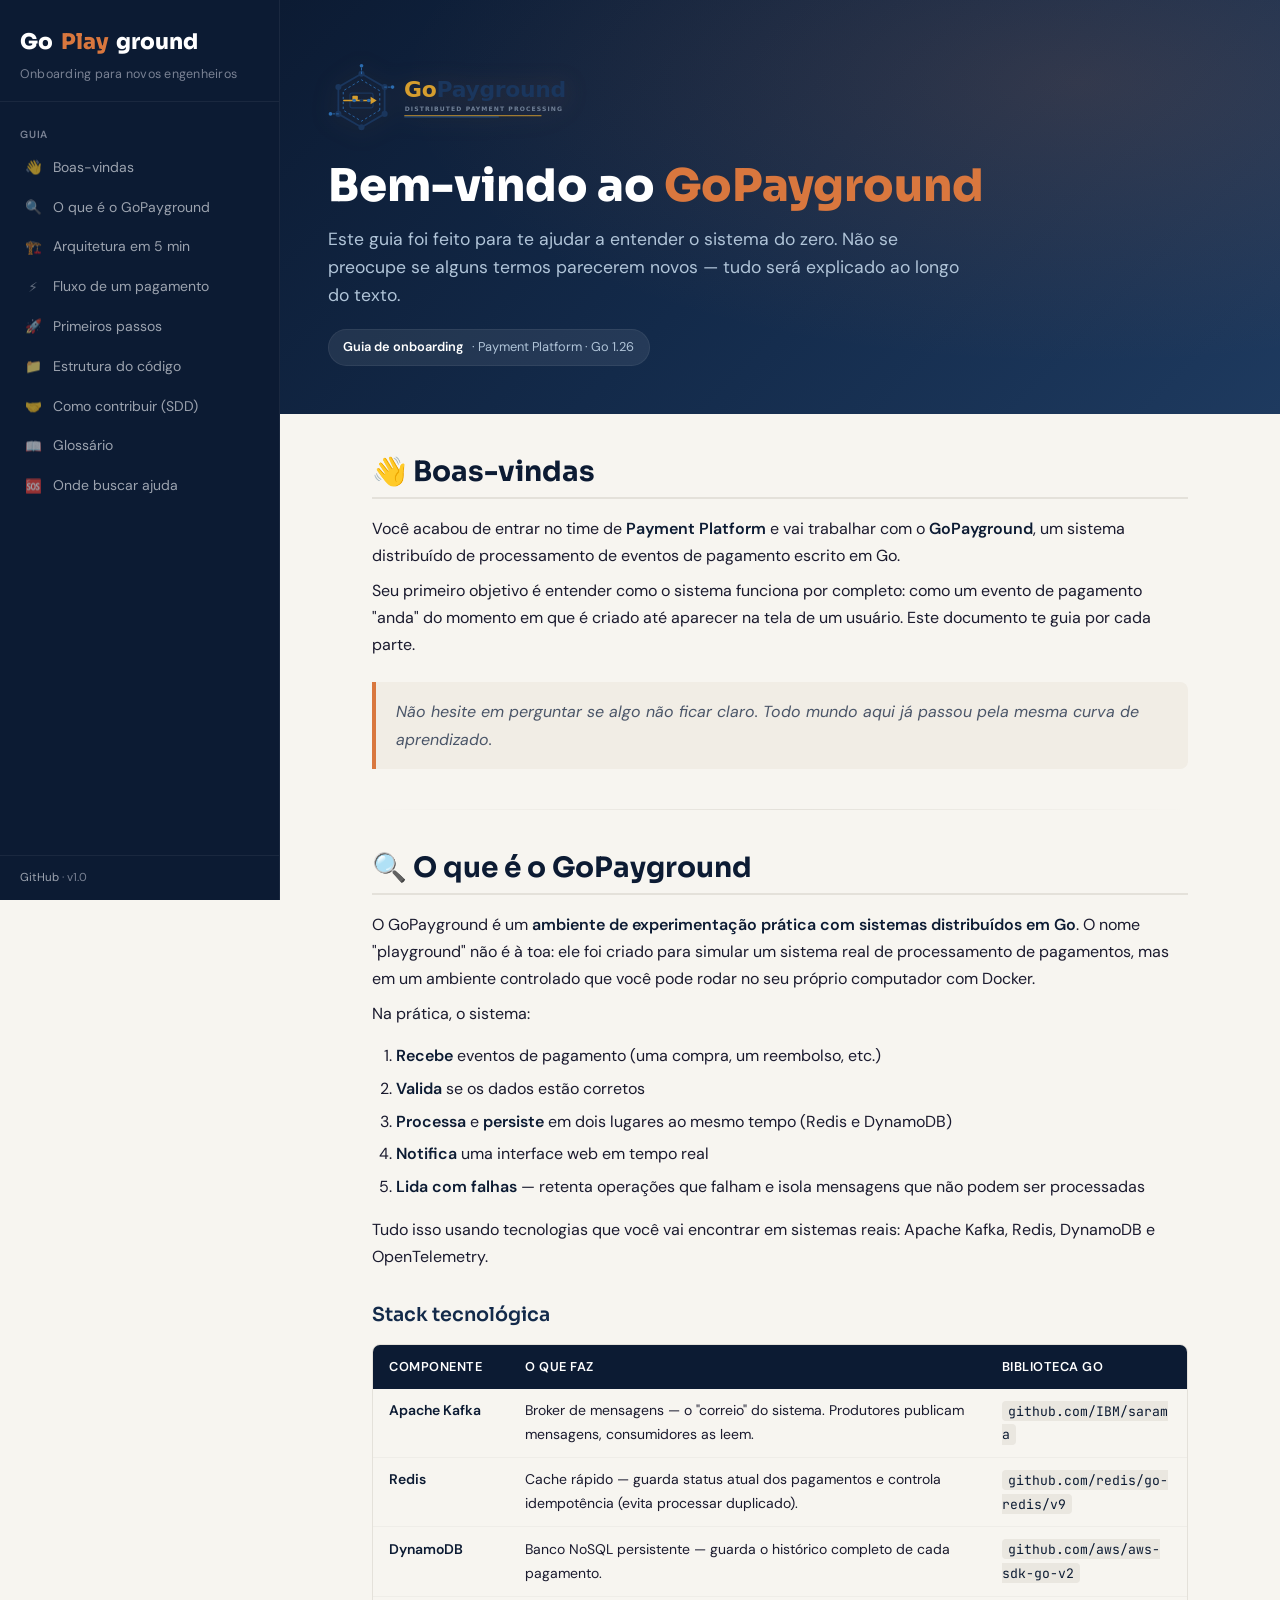
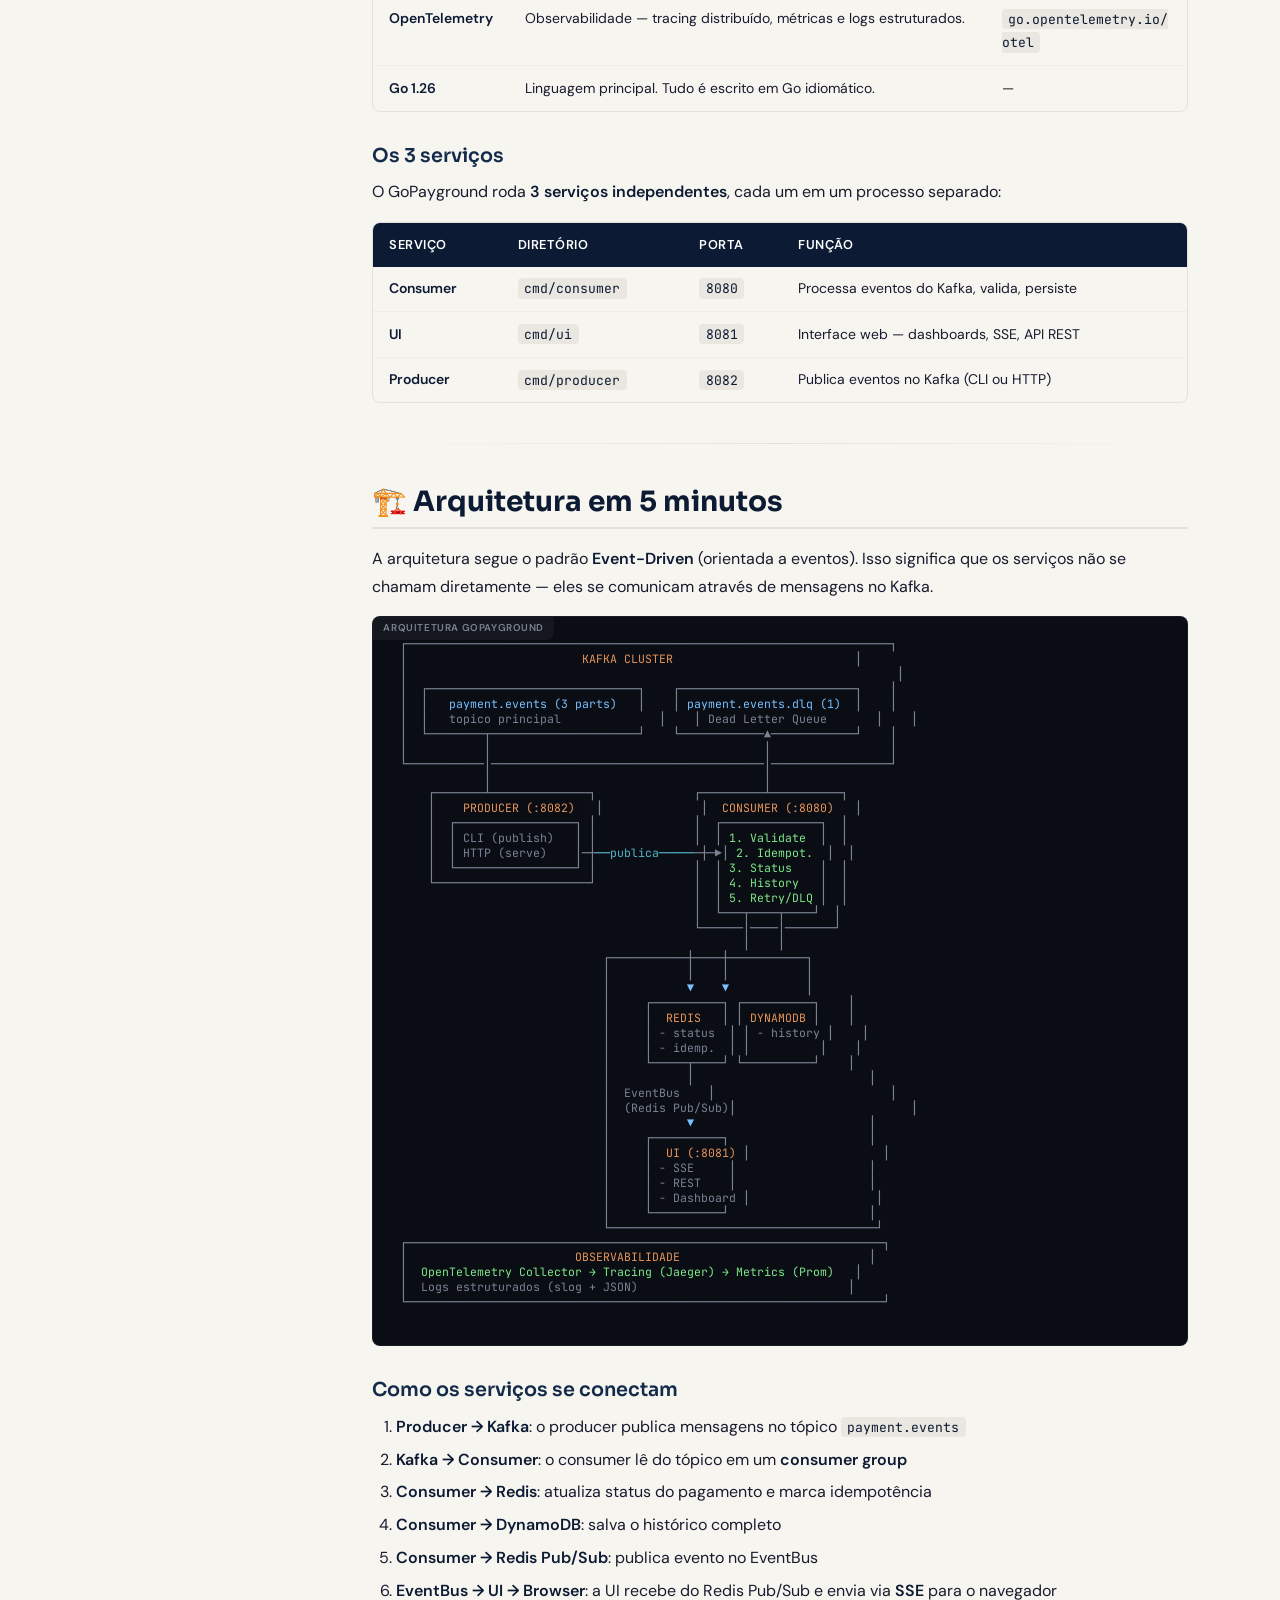
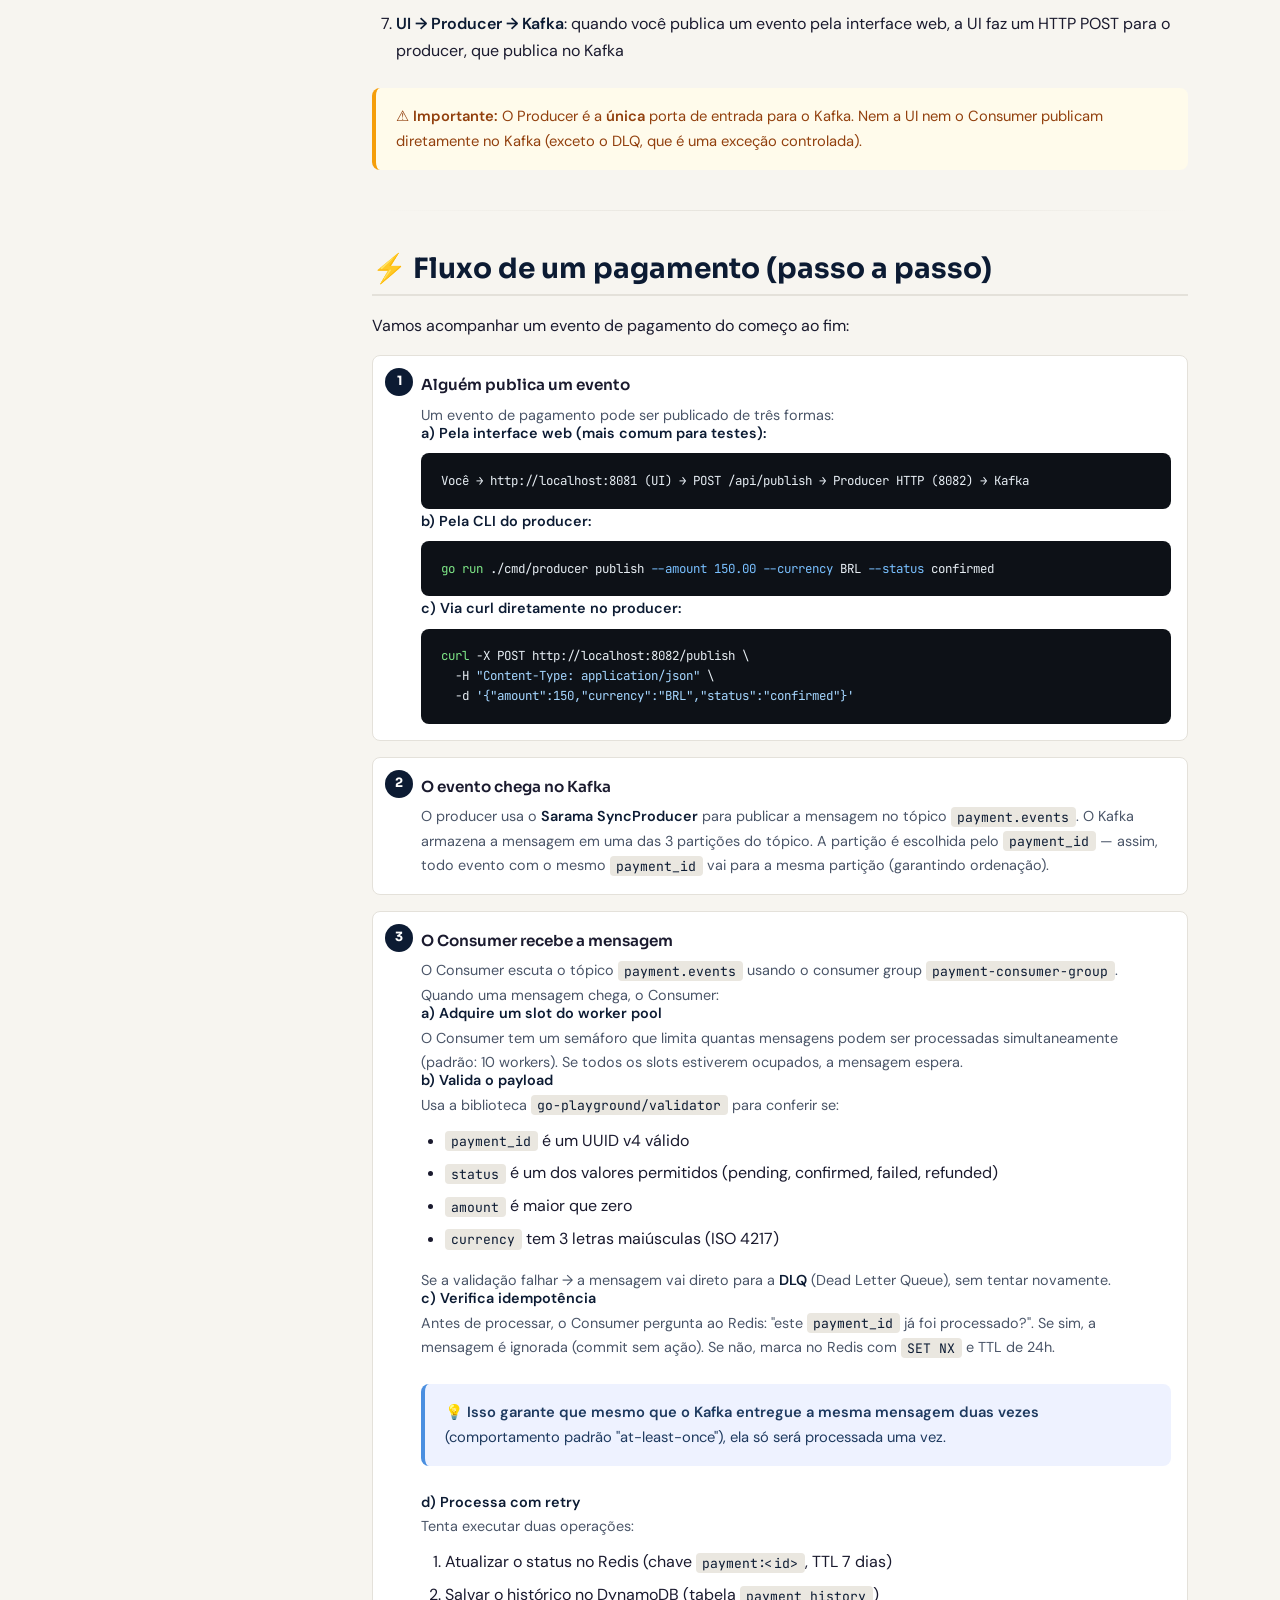
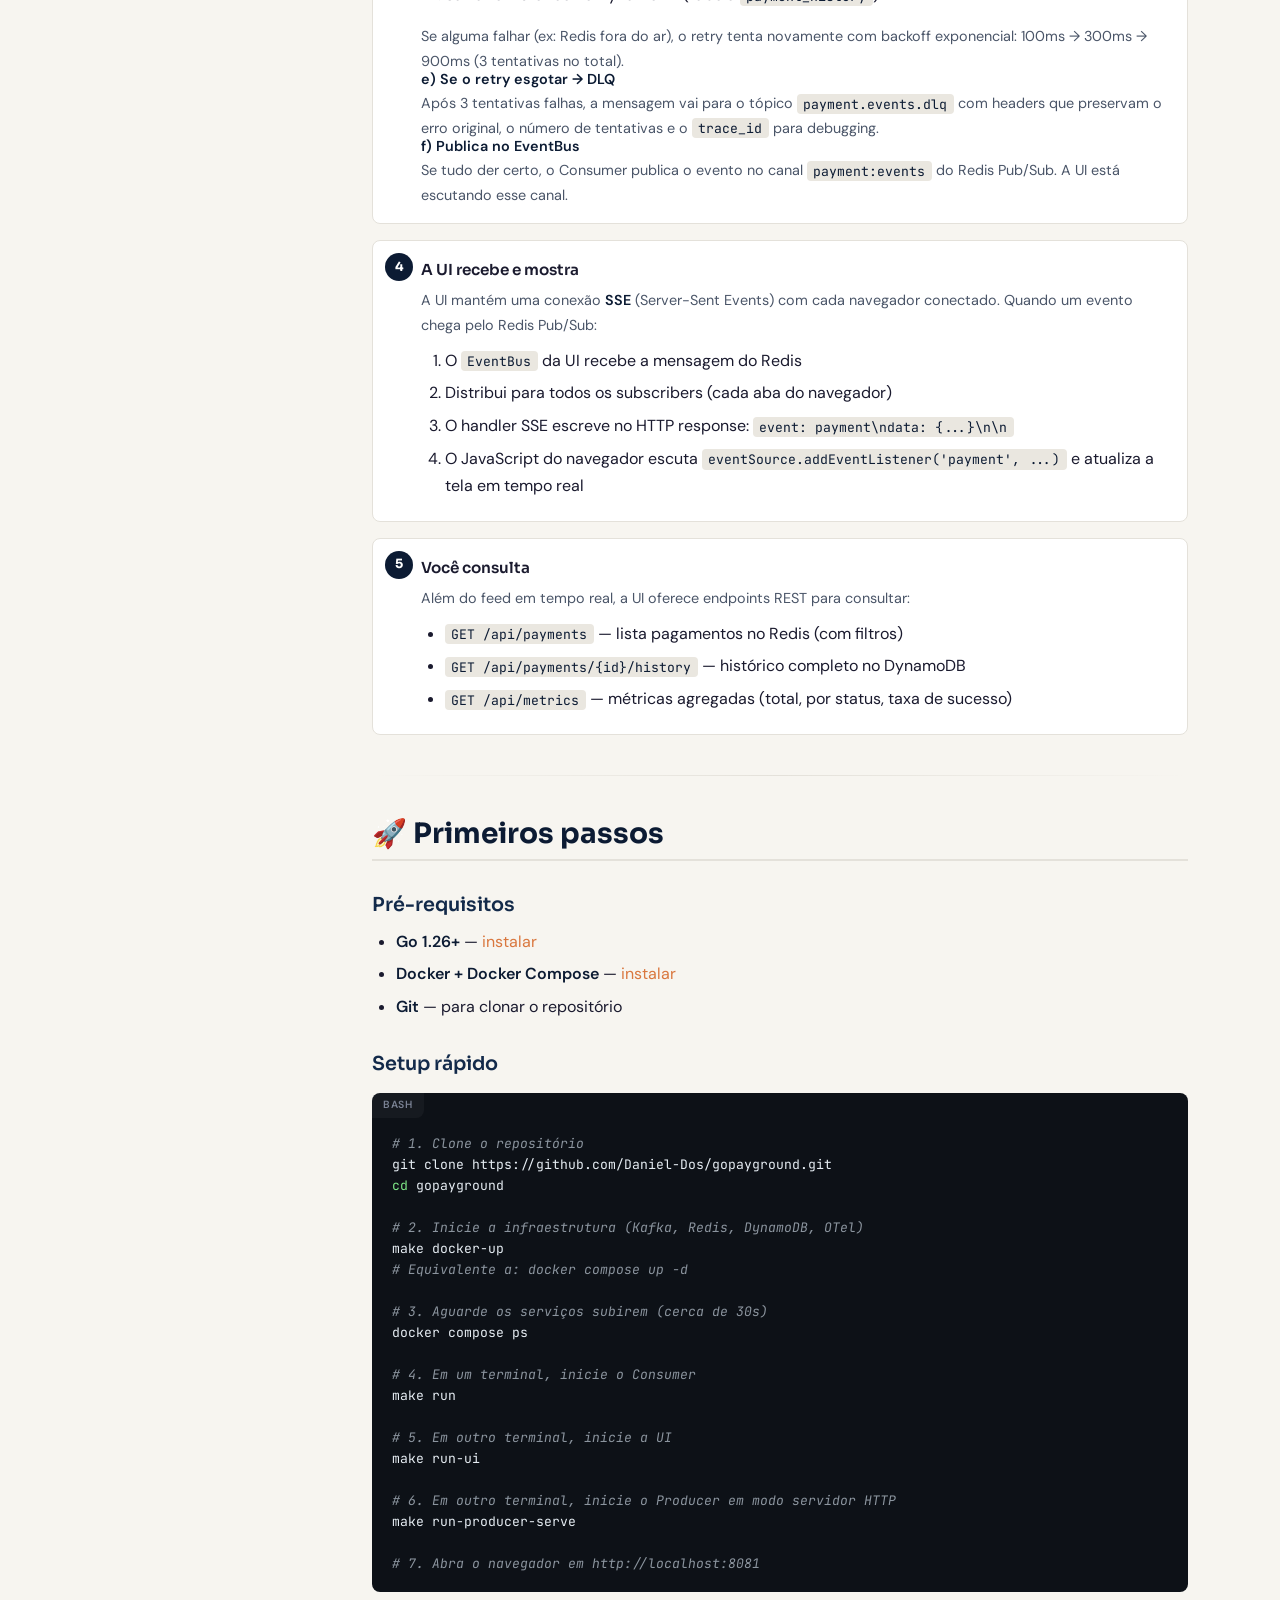
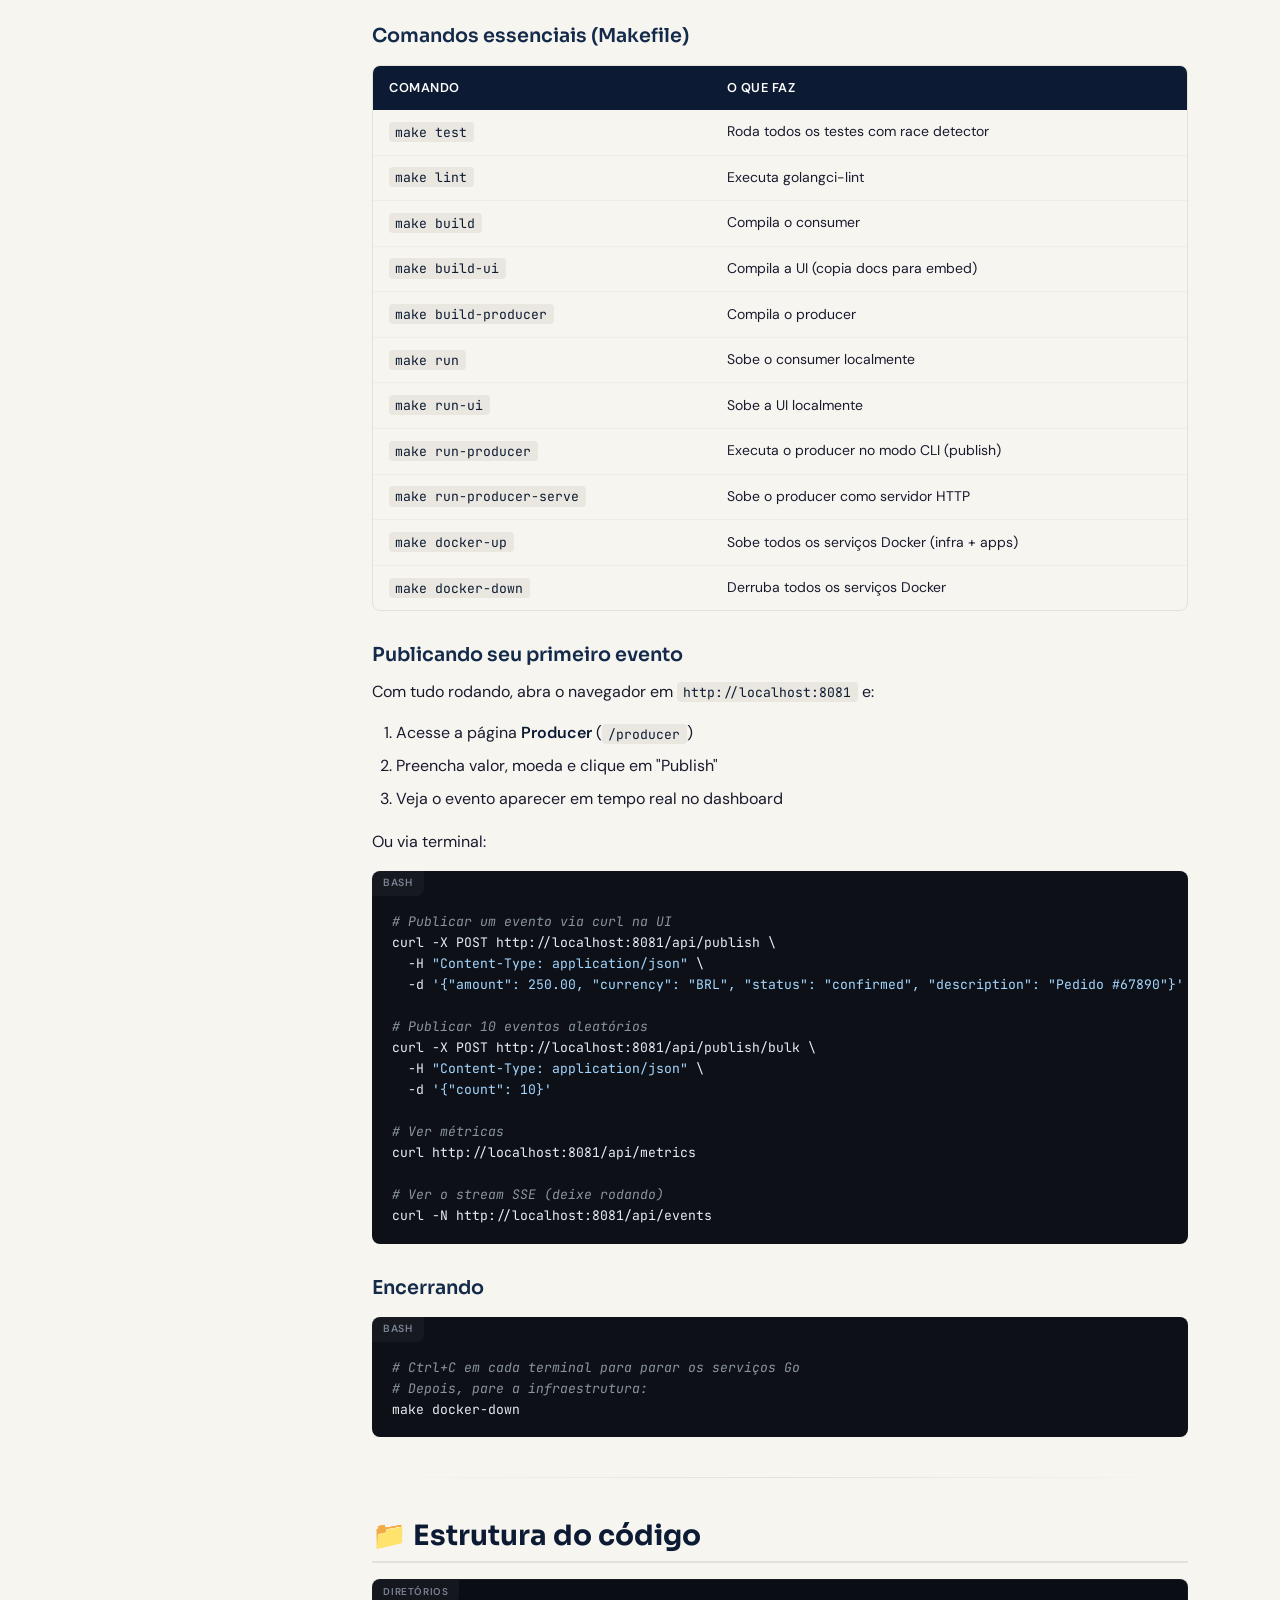
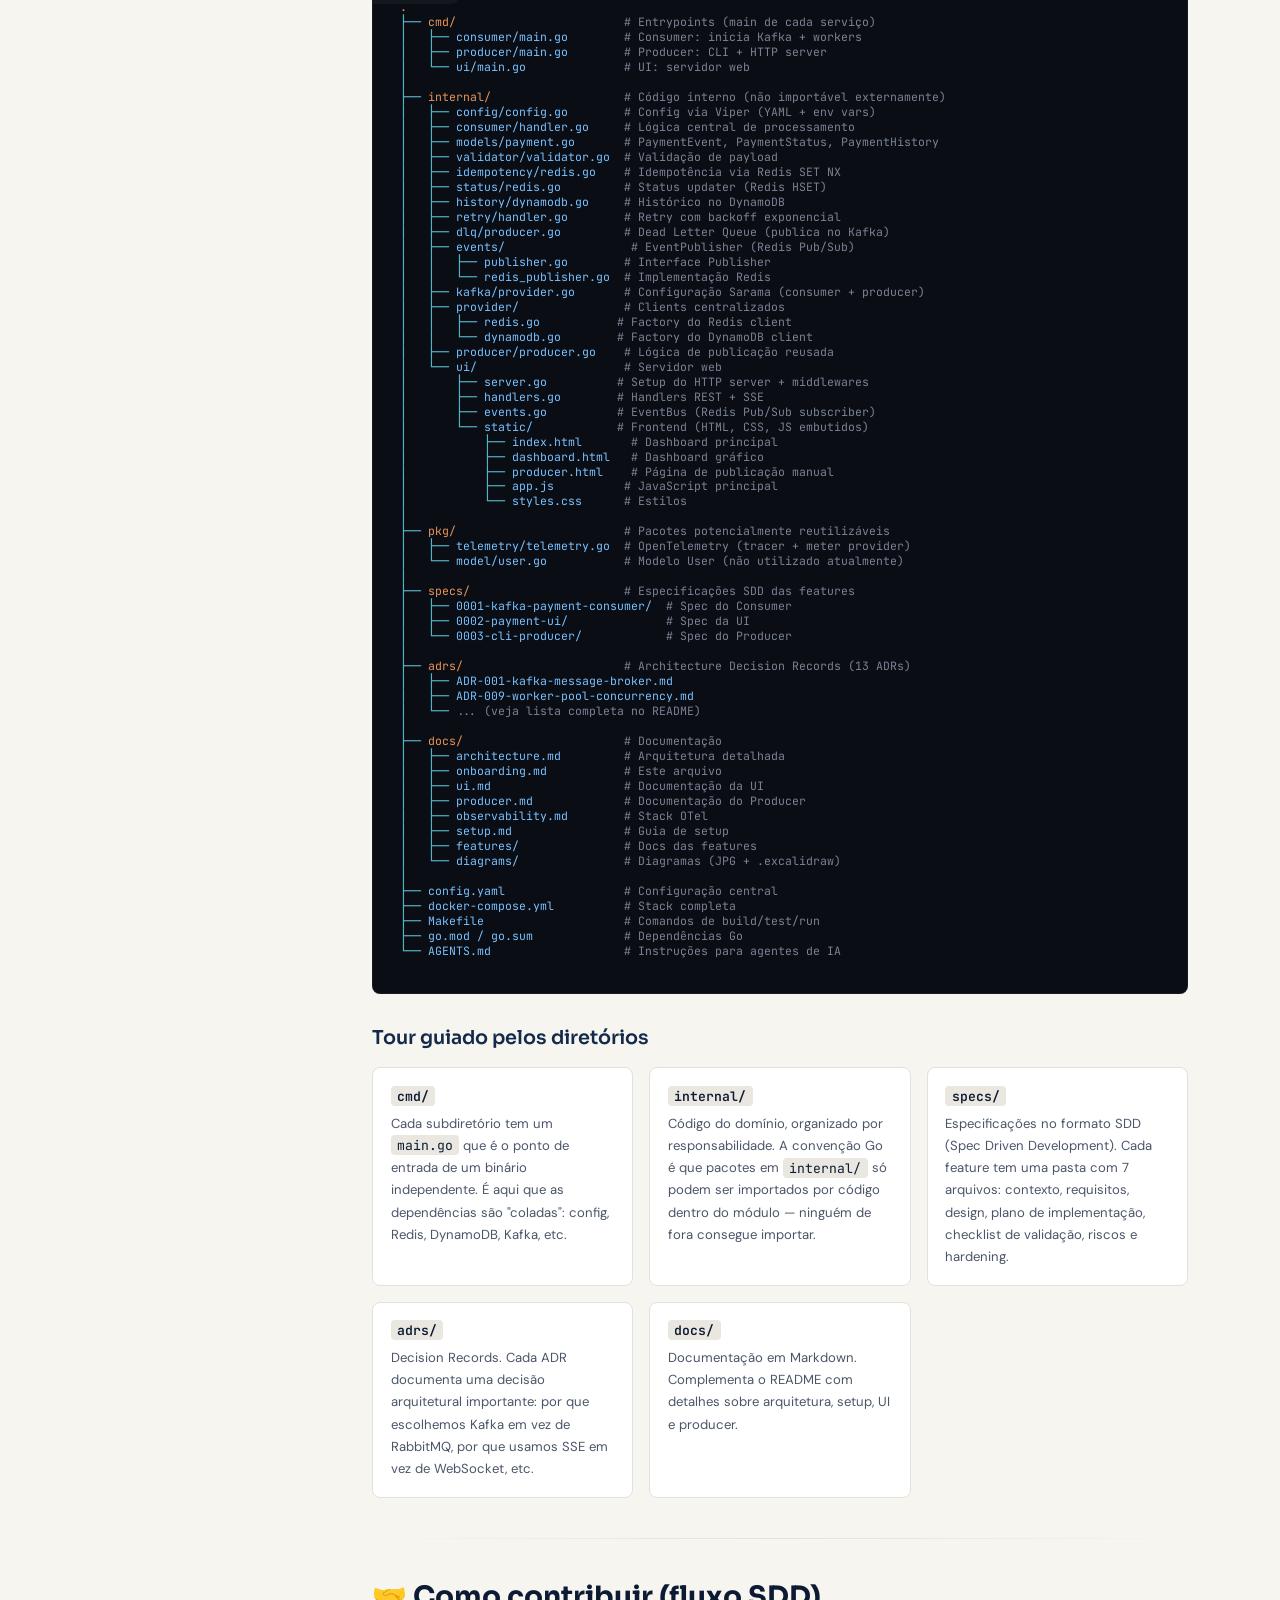
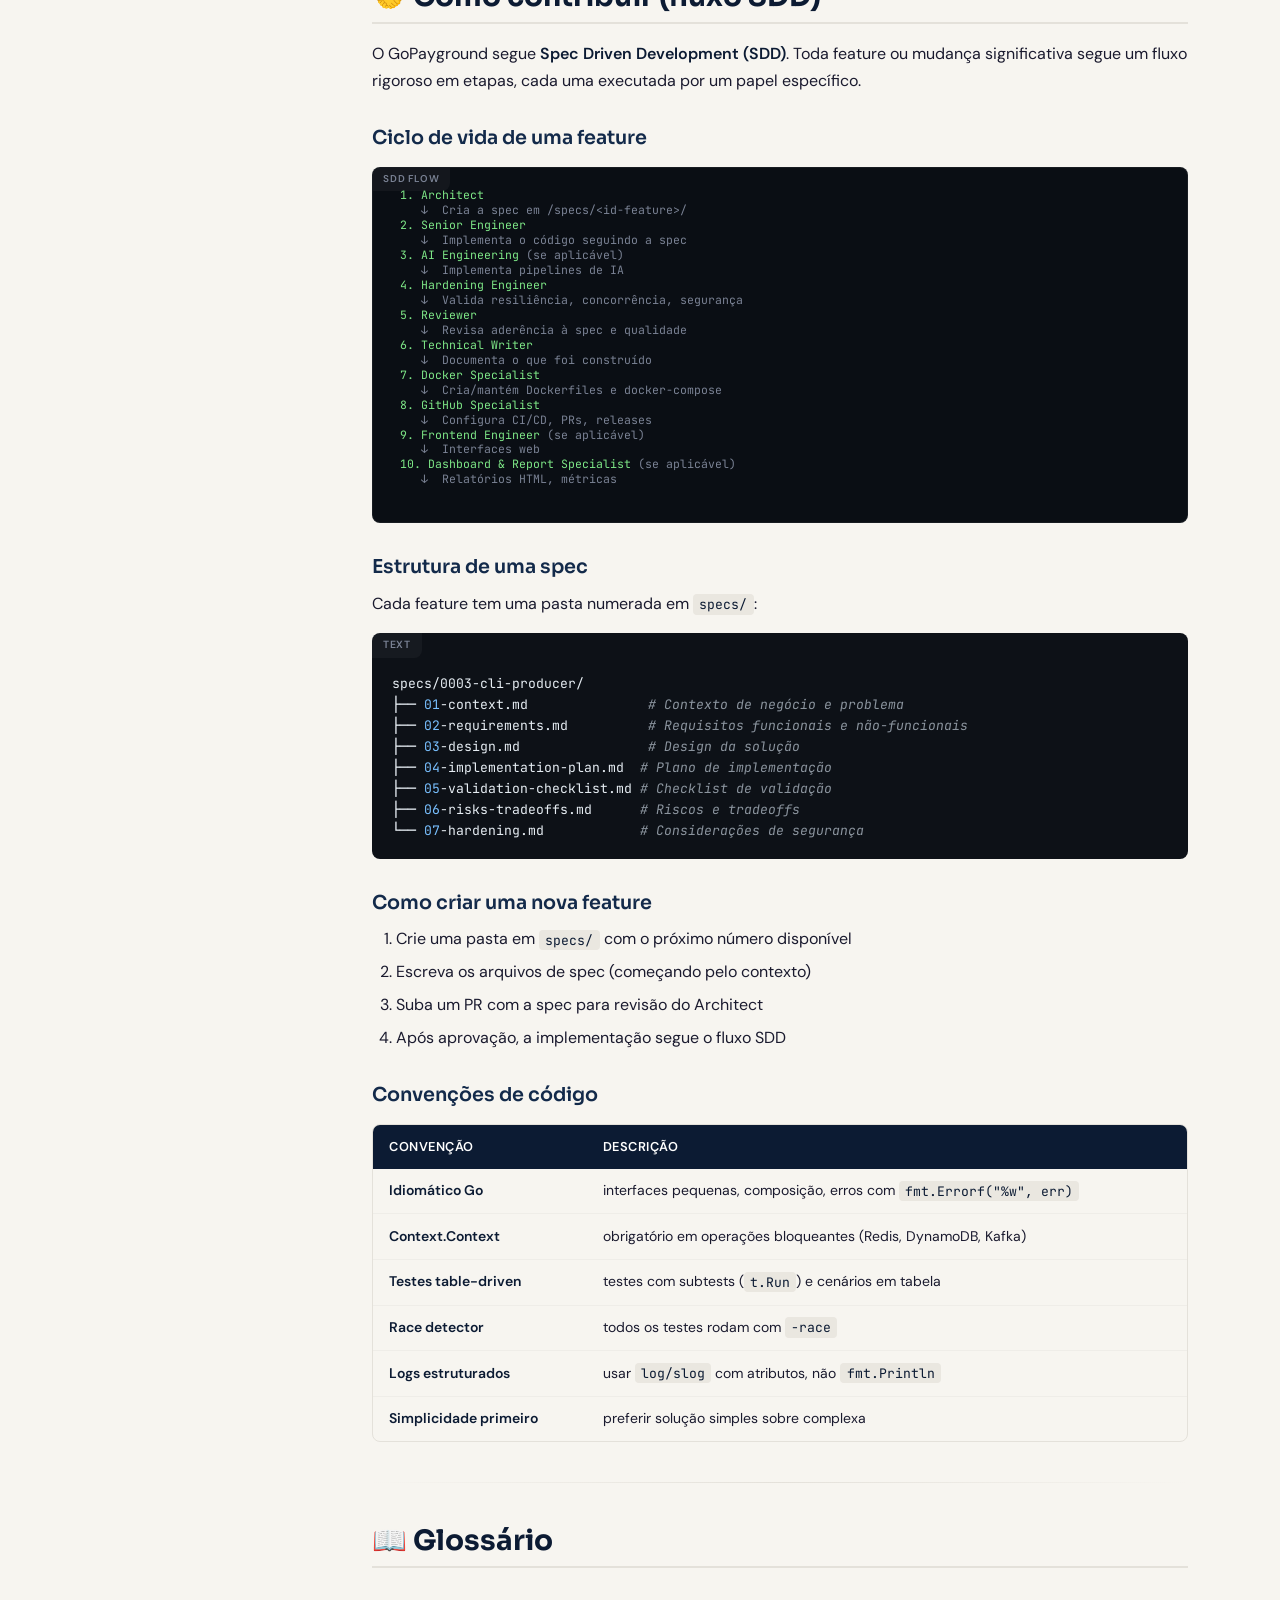
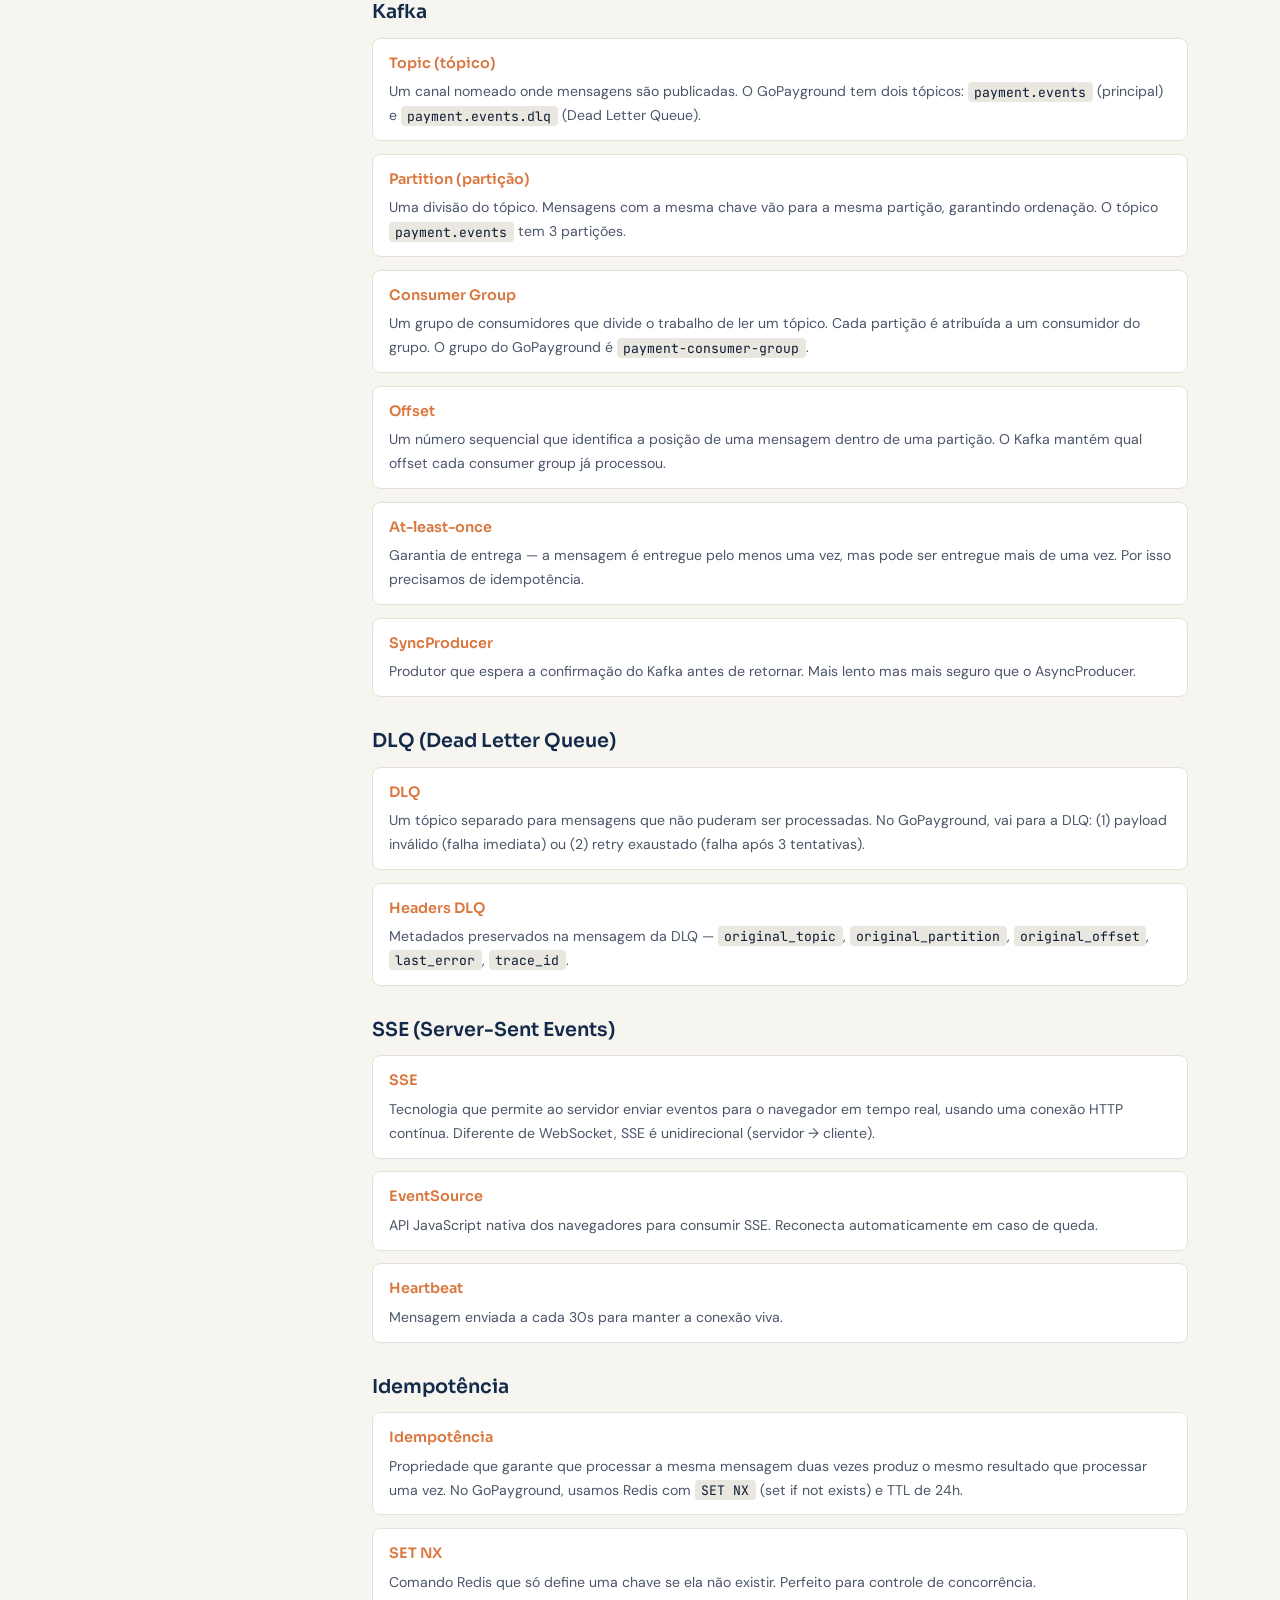
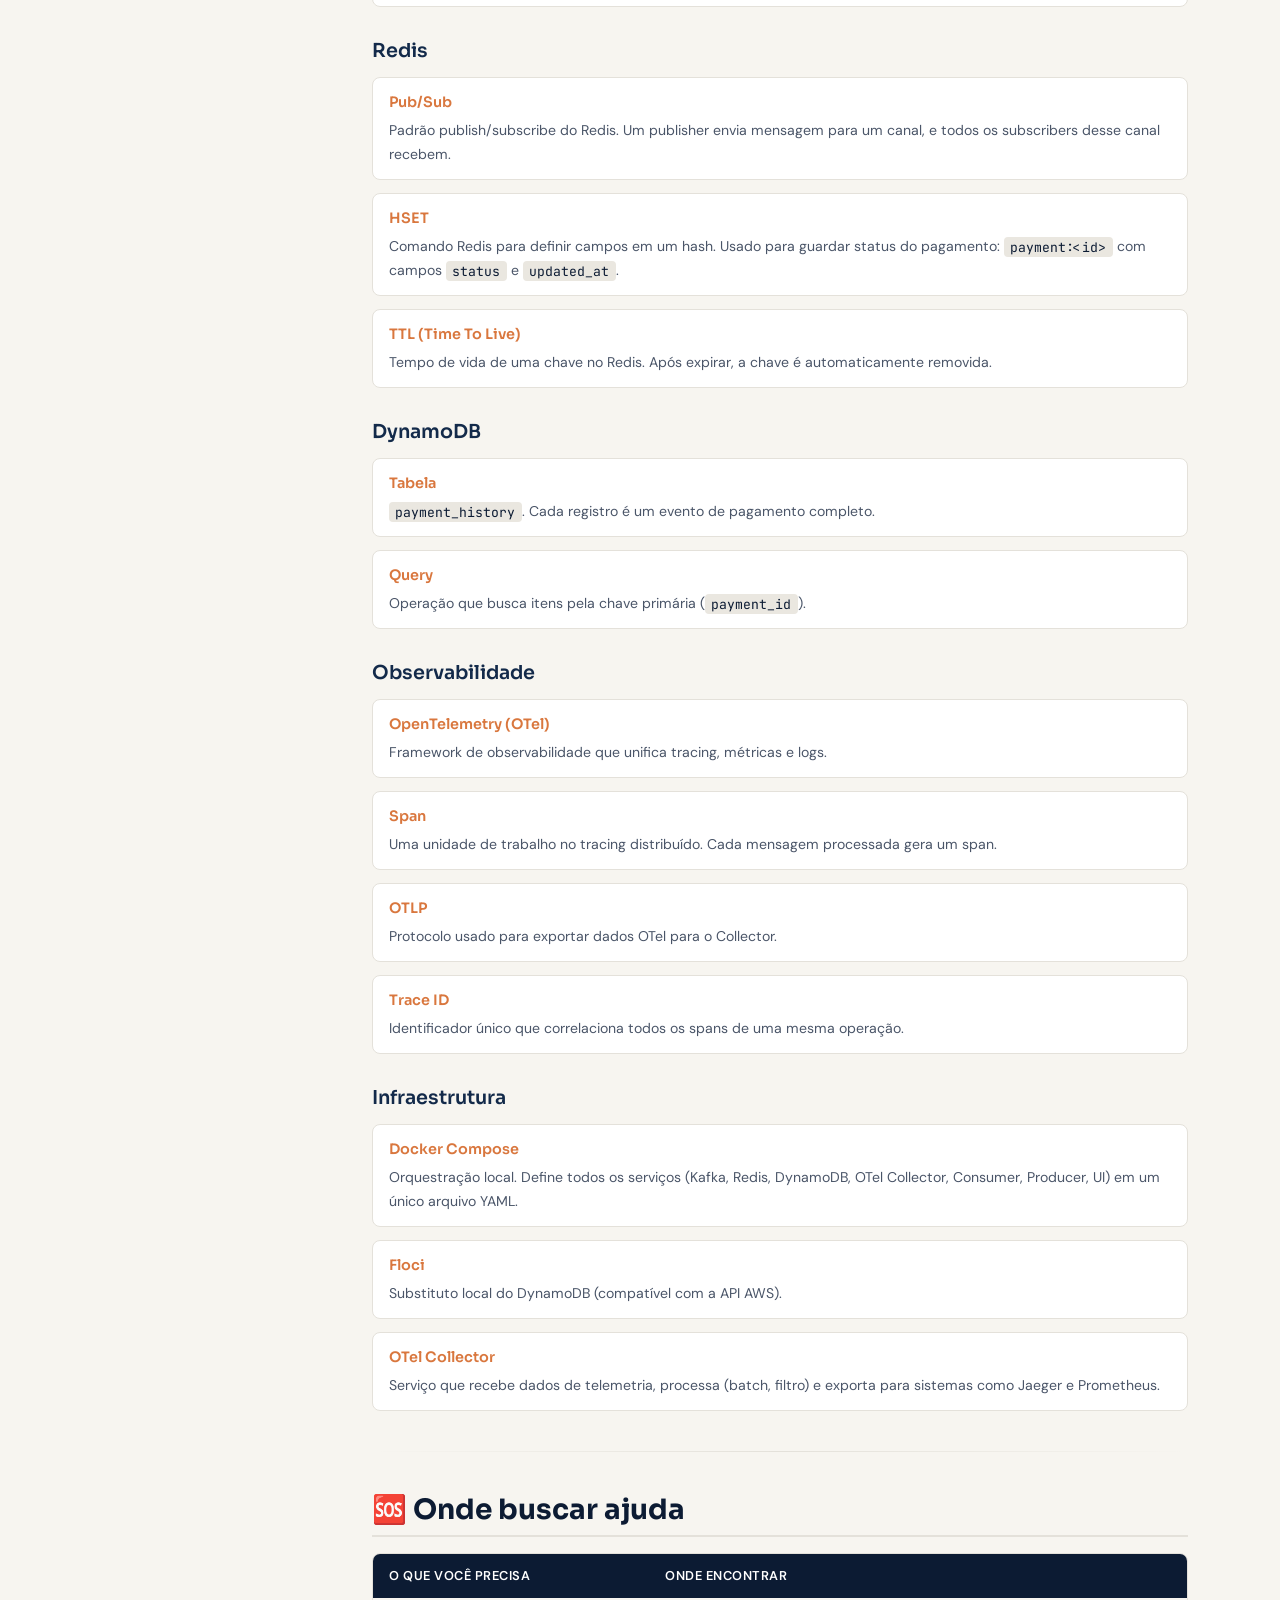
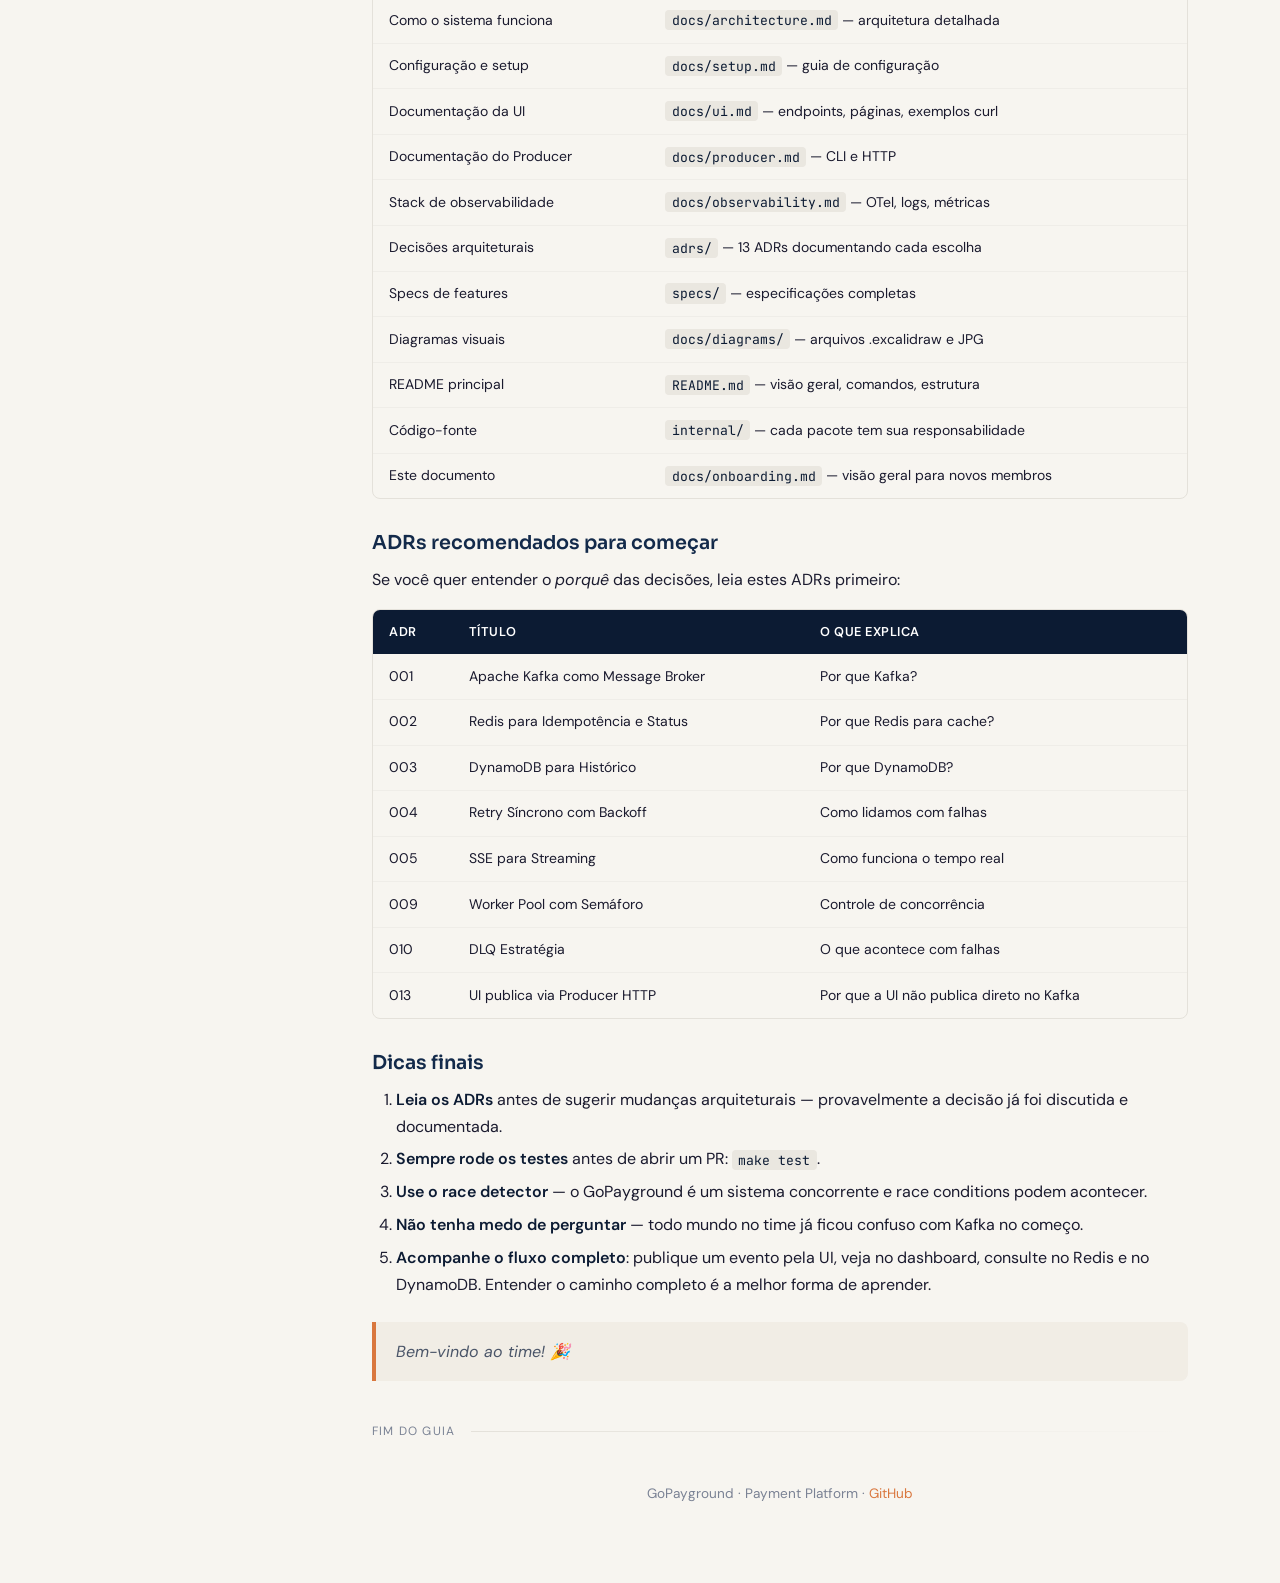
<file: docs/onboarding.html>
<!DOCTYPE html>
<html lang="pt-BR">
<head>
<meta charset="UTF-8">
<meta name="viewport" content="width=device-width, initial-scale=1.0">
<title>Onboarding — GoPayground</title>
<meta name="description" content="Guia de onboarding para novos desenvolvedores no GoPayground.">
<link rel="preconnect" href="https://fonts.googleapis.com">
<link rel="preconnect" href="https://fonts.gstatic.com" crossorigin>
<link href="https://fonts.googleapis.com/css2?family=Sora:wght@400;600;700;800&family=DM+Sans:ital,opsz,wght@0,9..40,400;0,9..40,500;0,9..40,600;1,9..40,400&family=JetBrains+Mono:wght@400;500;600&display=swap" rel="stylesheet">
<style>
  /* ===== RESET & BASE ===== */
  *, *::before, *::after { box-sizing: border-box; margin: 0; padding: 0; }
  :root {
    --navy: #0c1b33;
    --navy-light: #132a4a;
    --navy-mid: #1e3a5f;
    --copper: #d9773e;
    --copper-light: #e8945a;
    --copper-glow: rgba(217, 119, 62, 0.15);
    --blue-accent: #4a8fe0;
    --surface: #f7f5f0;
    --card: #ffffff;
    --text: #1a1a2e;
    --text-secondary: #4a5568;
    --text-muted: #7a8294;
    --border: #e4e1da;
    --border-light: #efede8;
    --code-bg: #0d1117;
    --code-text: #e6edf3;
    --code-keyword: #ff7b72;
    --code-string: #a5d6ff;
    --code-comment: #8b949e;
    --code-type: #ffa657;
    --code-func: #d2a8ff;
    --code-number: #79c0ff;
    --success: #22c55e;
    --warning: #f59e0b;
    --error: #ef4444;
    --sidebar-width: 280px;
    --header-h: 0px;
    --radius: 12px;
    --radius-sm: 8px;
  }
  html { scroll-behavior: smooth; font-size: 16px; }
  body {
    font-family: 'DM Sans', system-ui, sans-serif;
    color: var(--text);
    background: var(--surface);
    line-height: 1.7;
    display: flex;
    min-height: 100vh;
  }
  a { color: var(--copper); text-decoration: none; transition: color .2s; }
  a:hover { color: var(--copper-light); }
  a:focus-visible { outline: 2px solid var(--copper); outline-offset: 2px; border-radius: 2px; }
  img, svg { max-width: 100%; display: block; }
  ::selection { background: var(--copper); color: #fff; }

  /* ===== SIDEBAR ===== */
  .sidebar {
    position: fixed; top: 0; left: 0;
    width: var(--sidebar-width); height: 100vh;
    background: var(--navy);
    color: #d1d5db;
    overflow-y: auto;
    z-index: 100;
    display: flex; flex-direction: column;
    border-right: 1px solid rgba(255,255,255,.06);
  }
  .sidebar-header {
    padding: 1.5rem 1.25rem 1rem;
    border-bottom: 1px solid rgba(255,255,255,.06);
    flex-shrink: 0;
  }
  .sidebar-header .logo {
    font-family: 'Sora', sans-serif;
    font-weight: 800;
    font-size: 1.35rem;
    color: #fff;
    display: flex; align-items: center; gap: .5rem;
  }
  .sidebar-header .logo span { color: var(--copper); }
  .sidebar-header .subtitle {
    font-size: .78rem;
    color: var(--text-muted);
    margin-top: .2rem;
    letter-spacing: .02em;
  }
  .sidebar nav { padding: .75rem 0; flex: 1; overflow-y: auto; }
  .sidebar nav a {
    display: flex;
    align-items: center;
    gap: .6rem;
    padding: .5rem 1.25rem;
    font-size: .875rem;
    color: #9ca3af;
    border-left: 3px solid transparent;
    transition: all .2s;
    text-decoration: none;
  }
  .sidebar nav a:hover { color: #e5e7eb; background: rgba(255,255,255,.04); }
  .sidebar nav a.active {
    color: #fff;
    background: rgba(217, 119, 62, .12);
    border-left-color: var(--copper);
    font-weight: 500;
  }
  .sidebar nav a .nav-icon {
    width: 20px; height: 20px;
    display: inline-flex; align-items: center; justify-content: center;
    font-size: .85rem;
    opacity: .6;
  }
  .sidebar nav .nav-section-label {
    padding: .75rem 1.25rem .25rem;
    font-size: .65rem;
    font-weight: 600;
    text-transform: uppercase;
    letter-spacing: .08em;
    color: var(--text-muted);
  }
  .sidebar-footer {
    padding: .75rem 1.25rem;
    border-top: 1px solid rgba(255,255,255,.06);
    font-size: .72rem;
    color: var(--text-muted);
    flex-shrink: 0;
  }
  .sidebar-footer a { color: #9ca3af; }
  .sidebar-footer a:hover { color: var(--copper-light); }

  /* ===== MOBILE TOGGLE ===== */
  .mobile-toggle {
    display: none;
    position: fixed; top: .75rem; left: .75rem; z-index: 200;
    width: 40px; height: 40px;
    border: none; background: var(--navy);
    color: #fff;
    border-radius: var(--radius-sm);
    cursor: pointer;
    align-items: center; justify-content: center;
    font-size: 1.25rem;
    box-shadow: 0 2px 12px rgba(0,0,0,.2);
    transition: background .2s;
  }
  .mobile-toggle:hover { background: var(--navy-mid); }
  .mobile-toggle:focus-visible { outline: 2px solid var(--copper); outline-offset: 2px; }

  /* overlay */
  .sidebar-overlay {
    display: none;
    position: fixed; inset: 0;
    background: rgba(0,0,0,.4);
    z-index: 99;
  }
  .sidebar-overlay.open { display: block; }

  /* ===== MAIN CONTENT ===== */
  .main {
    margin-left: var(--sidebar-width);
    flex: 1;
    min-width: 0;
    padding: 0;
  }
  .hero {
    background: linear-gradient(135deg, var(--navy) 0%, var(--navy-light) 50%, var(--navy-mid) 100%);
    padding: 4rem 3rem 3rem;
    color: #fff;
    position: relative;
    overflow: hidden;
  }
  .hero::after {
    content: '';
    position: absolute;
    inset: 0;
    background: radial-gradient(ellipse at 80% 20%, var(--copper-glow) 0%, transparent 60%);
    pointer-events: none;
  }
  .hero > * { position: relative; z-index: 1; }
  .logo-container {
    margin-bottom: 1.5rem;
  }

  .onboarding-logo {
    max-width: 280px;
    height: auto;
    display: block;
    filter: drop-shadow(0 2px 12px rgba(217, 119, 62, 0.2));
  }

  .hero h1 {
    font-family: 'Sora', sans-serif;
    font-size: 2.8rem;
    font-weight: 800;
    line-height: 1.15;
    margin-bottom: .75rem;
  }
  .hero h1 span { color: var(--copper); }
  .hero p {
    font-size: 1.1rem;
    color: #b0c4d8;
    max-width: 640px;
    line-height: 1.6;
  }
  .hero .meta-badge {
    display: inline-flex;
    align-items: center;
    gap: .5rem;
    margin-top: 1.25rem;
    padding: .4rem .9rem;
    background: rgba(255,255,255,.08);
    border-radius: 100px;
    font-size: .8rem;
    color: #b0c4d8;
    border: 1px solid rgba(255,255,255,.06);
  }
  .hero .meta-badge strong { color: #fff; font-weight: 600; }

  /* ===== CONTENT CONTAINER ===== */
  .content {
    max-width: 880px;
    margin: 0 auto;
    padding: 2.5rem 2rem 4rem;
  }

  /* ===== TYPOGRAPHY ===== */
  .content h2 {
    font-family: 'Sora', sans-serif;
    font-size: 1.75rem;
    font-weight: 700;
    color: var(--navy);
    margin-top: 3rem;
    margin-bottom: 1rem;
    line-height: 1.25;
    padding-bottom: .5rem;
    border-bottom: 2px solid var(--border);
    scroll-margin-top: 1rem;
  }
  .content h2:first-of-type { margin-top: 0; }
  .content h3 {
    font-family: 'Sora', sans-serif;
    font-size: 1.2rem;
    font-weight: 600;
    color: var(--navy-light);
    margin-top: 2rem;
    margin-bottom: .6rem;
    line-height: 1.3;
  }
  .content h4 {
    font-family: 'Sora', sans-serif;
    font-size: 1rem;
    font-weight: 600;
    color: var(--text);
    margin-top: 1.5rem;
    margin-bottom: .4rem;
  }
  .content p { margin-bottom: .9rem; color: var(--text); }
  .content p + p { margin-top: -.4rem; }
  .content strong { font-weight: 600; color: var(--navy); }
  .content em { font-style: italic; }
  .content blockquote {
    margin: 1.5rem 0;
    padding: 1rem 1.25rem;
    background: #f1ede5;
    border-left: 4px solid var(--copper);
    border-radius: 0 var(--radius-sm) var(--radius-sm) 0;
    color: var(--text-secondary);
    font-style: italic;
  }
  .content blockquote p { margin-bottom: 0; }
  .content blockquote strong { color: var(--navy); }
  .content hr {
    margin: 2.5rem 0;
    border: none;
    height: 1px;
    background: linear-gradient(to right, transparent, var(--border), transparent);
  }

  /* ===== LISTS ===== */
  .content ol, .content ul {
    margin: .6rem 0 1rem 1.5rem;
    color: var(--text);
  }
  .content li { margin-bottom: .35rem; }
  .content li > ol, .content li > ul { margin-top: .2rem; margin-bottom: .2rem; }

  /* ===== TIPS / CALLOUTS ===== */
  .callout {
    margin: 1.5rem 0;
    padding: 1rem 1.25rem;
    border-radius: var(--radius-sm);
    border-left: 4px solid;
    font-size: .92rem;
  }
  .callout-info {
    background: #eef2ff;
    border-color: var(--blue-accent);
    color: #1e3a5f;
  }
  .callout-warn {
    background: #fffbeb;
    border-color: var(--warning);
    color: #92400e;
  }
  .callout-tip {
    background: #f0fdf4;
    border-color: var(--success);
    color: #166534;
  }
  .callout strong { color: inherit; }

  /* ===== TABLES ===== */
  .content .table-wrap {
    overflow-x: auto;
    margin: 1rem 0 1.5rem;
    border-radius: var(--radius-sm);
    border: 1px solid var(--border);
  }
  .content table {
    width: 100%;
    border-collapse: collapse;
    font-size: .875rem;
  }
  .content thead {
    background: var(--navy);
    color: #fff;
  }
  .content th {
    padding: .7rem 1rem;
    text-align: left;
    font-weight: 600;
    font-size: .8rem;
    text-transform: uppercase;
    letter-spacing: .04em;
  }
  .content td {
    padding: .65rem 1rem;
    border-bottom: 1px solid var(--border-light);
    vertical-align: top;
  }
  .content tbody tr:last-child td { border-bottom: none; }
  .content tbody tr:hover { background: #faf8f4; }
  .content table code {
    font-size: .8rem;
    background: transparent;
    padding: 0;
    color: var(--navy-mid);
  }

  /* ===== CODE BLOCKS ===== */
  .content pre {
    margin: 1rem 0 1.5rem;
    padding: 1.1rem 1.25rem;
    background: var(--code-bg);
    color: var(--code-text);
    border-radius: var(--radius-sm);
    overflow-x: auto;
    font-family: 'JetBrains Mono', monospace;
    font-size: .82rem;
    line-height: 1.6;
    tab-size: 2;
    position: relative;
  }
  .content pre.has-header { padding-top: 2.5rem; }
  .content pre .lang-label {
    position: absolute;
    top: 0; left: 0;
    padding: .25rem .7rem;
    font-size: .65rem;
    font-weight: 600;
    text-transform: uppercase;
    letter-spacing: .06em;
    color: var(--text-muted);
    background: rgba(255,255,255,.04);
    border-radius: 0 0 var(--radius-sm) 0;
    font-family: 'DM Sans', sans-serif;
  }
  .content pre code {
    font-family: inherit;
    font-size: inherit;
    color: inherit;
    background: none;
    padding: 0;
  }
  .content :not(pre) > code {
    font-family: 'JetBrains Mono', monospace;
    font-size: .82rem;
    background: #eae7e0;
    color: var(--navy);
    padding: .1rem .4rem;
    border-radius: 4px;
    word-break: break-word;
  }

  /* CSS-only syntax highlight */
  .hljs-keyword,
  .hljs-kw { color: var(--code-keyword); }
  .hljs-string,
  .hljs-str { color: var(--code-string); }
  .hljs-comment,
  .hljs-cmt { color: var(--code-comment); font-style: italic; }
  .hljs-type,
  .hljs-typ { color: var(--code-type); }
  .hljs-function,
  .hljs-func { color: var(--code-func); }
  .hljs-number,
  .hljs-num { color: var(--code-number); }
  .hljs-built_in,
  .hljs-bi { color: #7ee787; }
  .hljs-attr { color: #79c0ff; }
  .hljs-punctuation { color: #d2a8ff; }

  /* ===== ASCII DIAGRAMS ===== */
  .diagram-wrap {
    margin: 1rem 0 1.5rem;
    background: #0a0e14;
    border-radius: var(--radius-sm);
    overflow-x: auto;
    position: relative;
    border: 1px solid rgba(255,255,255,.06);
  }
  .diagram-wrap .lang-label {
    position: absolute;
    top: 0; left: 0;
    padding: .2rem .65rem;
    font-size: .62rem;
    font-weight: 600;
    text-transform: uppercase;
    letter-spacing: .06em;
    color: var(--text-muted);
    background: rgba(255,255,255,.04);
    border-radius: 0 0 var(--radius-sm) 0;
    font-family: 'DM Sans', sans-serif;
    z-index: 1;
  }
  .diagram-wrap pre {
    margin: 0;
    padding: 1.25rem;
    background: transparent;
    color: #56b4c8;
    font-family: 'JetBrains Mono', monospace;
    font-size: .72rem;
    line-height: 1.3;
  }
  .diagram-wrap pre .dim { color: var(--text-muted); }
  .diagram-wrap pre .hl { color: var(--copper-light); }
  .diagram-wrap pre .green { color: #7ee787; }
  .diagram-wrap pre .blue { color: #79c0ff; }
  .diagram-wrap pre .pink { color: var(--code-func); }

  /* ===== STEP LIST ===== */
  .step-list { counter-reset: step; }
  .step-item {
    counter-increment: step;
    margin: 1rem 0;
    padding: 1rem 1rem 1rem 3rem;
    position: relative;
    background: var(--card);
    border: 1px solid var(--border);
    border-radius: var(--radius-sm);
    transition: box-shadow .2s;
  }
  .step-item:hover { box-shadow: 0 2px 12px rgba(0,0,0,.06); }
  .step-item::before {
    content: counter(step);
    position: absolute; left: .75rem; top: .75rem;
    width: 28px; height: 28px;
    display: flex; align-items: center; justify-content: center;
    background: var(--navy);
    color: #fff;
    font-family: 'Sora', sans-serif;
    font-weight: 700;
    font-size: .8rem;
    border-radius: 50%;
  }
  .step-item h4 { margin-top: 0; margin-bottom: .3rem; font-size: .95rem; }
  .step-item p { margin-bottom: 0; font-size: .9rem; color: var(--text-secondary); }
  .step-item pre { margin: .5rem 0 0; font-size: .78rem; }
  .step-item > :last-child { margin-bottom: 0; }

  /* ===== GLOSSARY ===== */
  .glossary-term {
    margin: .8rem 0;
    padding: .75rem 1rem;
    background: var(--card);
    border: 1px solid var(--border);
    border-radius: var(--radius-sm);
  }
  .glossary-term h4 {
    margin: 0 0 .3rem;
    font-family: 'Sora', sans-serif;
    font-size: .9rem;
    color: var(--copper);
  }
  .glossary-term h4 code {
    font-size: .85rem;
    background: transparent;
    padding: 0;
    color: inherit;
  }
  .glossary-term p {
    margin: 0;
    font-size: .88rem;
    color: var(--text-secondary);
  }

  /* ===== CARD GRID ===== */
  .card-grid {
    display: grid;
    grid-template-columns: repeat(auto-fill, minmax(240px, 1fr));
    gap: 1rem;
    margin: 1rem 0 1.5rem;
  }
  .card-grid .card {
    background: var(--card);
    border: 1px solid var(--border);
    border-radius: var(--radius-sm);
    padding: 1rem 1.1rem;
    transition: border-color .2s, box-shadow .2s;
  }
  .card-grid .card:hover {
    border-color: var(--copper);
    box-shadow: 0 2px 12px var(--copper-glow);
  }
  .card-grid .card h4 {
    font-family: 'Sora', sans-serif;
    font-size: .85rem;
    margin: 0 0 .3rem;
    color: var(--navy);
  }
  .card-grid .card p {
    font-size: .82rem;
    color: var(--text-secondary);
    margin: 0;
  }

  /* ===== FLOW ARROW ===== */
  .flow-arrow {
    display: flex; align-items: center; justify-content: center;
    gap: .5rem;
    padding: .5rem 0;
    font-size: .75rem;
    color: var(--text-muted);
    text-transform: uppercase;
    letter-spacing: .08em;
    font-weight: 600;
  }
  .flow-arrow .arrow { color: var(--copper); font-size: 1.2rem; }

  /* ===== SECTION DIVIDER ===== */
  .section-divider {
    display: flex; align-items: center;
    gap: 1rem;
    margin: 2.5rem 0;
    color: var(--text-muted);
    font-size: .75rem;
    text-transform: uppercase;
    letter-spacing: .1em;
  }
  .section-divider::after {
    content: '';
    flex: 1;
    height: 1px;
    background: linear-gradient(to right, var(--border), transparent);
  }

  /* ===== RESPONSIVE ===== */
  @media (max-width: 900px) {
    .sidebar { transform: translateX(-100%); transition: transform .3s cubic-bezier(.4,0,.2,1); }
    .sidebar.open { transform: translateX(0); }
    .mobile-toggle { display: flex; }
    .main { margin-left: 0; }
    .hero { padding: 3rem 1.5rem 2rem; }
    .onboarding-logo { max-width: 220px; }
    .hero h1 { font-size: 2rem; }
    .hero p { font-size: 1rem; }
    .content { padding: 1.5rem 1.25rem 3rem; }
  }
  @media (max-width: 600px) {
    .hero h1 { font-size: 1.6rem; }
    .content h2 { font-size: 1.35rem; }
    .content h3 { font-size: 1.05rem; }
    .card-grid { grid-template-columns: 1fr; }
    .content pre { font-size: .75rem; padding: .9rem 1rem; }
    .diagram-wrap pre { font-size: .6rem; }
    .step-item { padding-left: 2.5rem; }
  }
  @media (prefers-reduced-motion: reduce) {
    html { scroll-behavior: auto; }
    *, *::before, *::after { transition-duration: 0s !important; animation-duration: 0s !important; }
  }
  @media print {
    .sidebar, .mobile-toggle, .sidebar-overlay { display: none !important; }
    .main { margin-left: 0 !important; }
    .hero { background: var(--navy) !important; -webkit-print-color-adjust: exact; print-color-adjust: exact; }
    .content pre, .diagram-wrap { break-inside: avoid; }
  }

  /* ===== SCROLLBAR ===== */
  .sidebar::-webkit-scrollbar { width: 4px; }
  .sidebar::-webkit-scrollbar-track { background: transparent; }
  .sidebar::-webkit-scrollbar-thumb { background: rgba(255,255,255,.1); border-radius: 4px; }
  .content pre::-webkit-scrollbar, .diagram-wrap::-webkit-scrollbar { height: 6px; }
  .content pre::-webkit-scrollbar-thumb, .diagram-wrap::-webkit-scrollbar-thumb { background: rgba(255,255,255,.15); border-radius: 4px; }
</style>
</head>
<body>

<!-- ===== MOBILE TOGGLE ===== -->
<button class="mobile-toggle" id="menuToggle" aria-label="Abrir menu de navegação" aria-expanded="false">☰</button>
<div class="sidebar-overlay" id="sidebarOverlay"></div>

<!-- ===== SIDEBAR ===== -->
<aside class="sidebar" id="sidebar" role="navigation" aria-label="Navegação principal">
  <div class="sidebar-header">
    <div class="logo">Go<span>Play</span>ground</div>
    <div class="subtitle">Onboarding para novos engenheiros</div>
  </div>
  <nav>
    <div class="nav-section-label">Guia</div>
    <a href="#boas-vindas" class="active"><span class="nav-icon">👋</span>Boas-vindas</a>
    <a href="#o-que-e"><span class="nav-icon">🔍</span>O que é o GoPayground</a>
    <a href="#arquitetura"><span class="nav-icon">🏗️</span>Arquitetura em 5 min</a>
    <a href="#fluxo-pagamento"><span class="nav-icon">⚡</span>Fluxo de um pagamento</a>
    <a href="#primeiros-passos"><span class="nav-icon">🚀</span>Primeiros passos</a>
    <a href="#estrutura-codigo"><span class="nav-icon">📁</span>Estrutura do código</a>
    <a href="#como-contribuir"><span class="nav-icon">🤝</span>Como contribuir (SDD)</a>
    <a href="#glossario"><span class="nav-icon">📖</span>Glossário</a>
    <a href="#onde-buscar-ajuda"><span class="nav-icon">🆘</span>Onde buscar ajuda</a>
  </nav>
  <div class="sidebar-footer">
    <a href="https://github.com/Daniel-Dos/gopayground" target="_blank" rel="noopener">GitHub</a> &middot; v1.0
  </div>
</aside>

<!-- ===== MAIN ===== -->
<main class="main">

  <!-- HERO -->
  <header class="hero">
    <div class="logo-container">
      <img src="logo.svg" alt="GoPayground" class="onboarding-logo">
    </div>
    <h1>Bem-vindo ao <span>GoPayground</span></h1>
    <p>Este guia foi feito para te ajudar a entender o sistema do zero. Não se preocupe se alguns termos parecerem novos — tudo será explicado ao longo do texto.</p>
    <div class="meta-badge">
      <strong>Guia de onboarding</strong> &middot; Payment Platform &middot; Go 1.26
    </div>
  </header>

  <div class="content">

    <!-- ===== BOAS-VINDAS ===== -->
    <section id="boas-vindas">
      <h2>👋 Boas-vindas</h2>
      <p>Você acabou de entrar no time de <strong>Payment Platform</strong> e vai trabalhar com o <strong>GoPayground</strong>, um sistema distribuído de processamento de eventos de pagamento escrito em Go.</p>
      <p>Seu primeiro objetivo é entender como o sistema funciona por completo: como um evento de pagamento "anda" do momento em que é criado até aparecer na tela de um usuário. Este documento te guia por cada parte.</p>
      <blockquote>Não hesite em perguntar se algo não ficar claro. Todo mundo aqui já passou pela mesma curva de aprendizado.</blockquote>
    </section>

    <hr>

    <!-- ===== O QUE É O GOPLAYGROUND ===== -->
    <section id="o-que-e">
      <h2>🔍 O que é o GoPayground</h2>
      <p>O GoPayground é um <strong>ambiente de experimentação prática com sistemas distribuídos em Go</strong>. O nome "playground" não é à toa: ele foi criado para simular um sistema real de processamento de pagamentos, mas em um ambiente controlado que você pode rodar no seu próprio computador com Docker.</p>

      <p>Na prática, o sistema:</p>
      <ol>
        <li><strong>Recebe</strong> eventos de pagamento (uma compra, um reembolso, etc.)</li>
        <li><strong>Valida</strong> se os dados estão corretos</li>
        <li><strong>Processa</strong> e <strong>persiste</strong> em dois lugares ao mesmo tempo (Redis e DynamoDB)</li>
        <li><strong>Notifica</strong> uma interface web em tempo real</li>
        <li><strong>Lida com falhas</strong> — retenta operações que falham e isola mensagens que não podem ser processadas</li>
      </ol>

      <p>Tudo isso usando tecnologias que você vai encontrar em sistemas reais: Apache Kafka, Redis, DynamoDB e OpenTelemetry.</p>

      <h3>Stack tecnológica</h3>
      <div class="table-wrap">
        <table>
          <thead>
            <tr><th>Componente</th><th>O que faz</th><th>Biblioteca Go</th></tr>
          </thead>
          <tbody>
            <tr>
              <td><strong>Apache Kafka</strong></td>
              <td>Broker de mensagens — o "correio" do sistema. Produtores publicam mensagens, consumidores as leem.</td>
              <td><code>github.com/IBM/sarama</code></td>
            </tr>
            <tr>
              <td><strong>Redis</strong></td>
              <td>Cache rápido — guarda status atual dos pagamentos e controla idempotência (evita processar duplicado).</td>
              <td><code>github.com/redis/go-redis/v9</code></td>
            </tr>
            <tr>
              <td><strong>DynamoDB</strong></td>
              <td>Banco NoSQL persistente — guarda o histórico completo de cada pagamento.</td>
              <td><code>github.com/aws/aws-sdk-go-v2</code></td>
            </tr>
            <tr>
              <td><strong>OpenTelemetry</strong></td>
              <td>Observabilidade — tracing distribuído, métricas e logs estruturados.</td>
              <td><code>go.opentelemetry.io/otel</code></td>
            </tr>
            <tr>
              <td><strong>Go 1.26</strong></td>
              <td>Linguagem principal. Tudo é escrito em Go idiomático.</td>
              <td>—</td>
            </tr>
          </tbody>
        </table>
      </div>

      <h3>Os 3 serviços</h3>
      <p>O GoPayground roda <strong>3 serviços independentes</strong>, cada um em um processo separado:</p>
      <div class="table-wrap">
        <table>
          <thead>
            <tr><th>Serviço</th><th>Diretório</th><th>Porta</th><th>Função</th></tr>
          </thead>
          <tbody>
            <tr><td><strong>Consumer</strong></td><td><code>cmd/consumer</code></td><td><code>8080</code></td><td>Processa eventos do Kafka, valida, persiste</td></tr>
            <tr><td><strong>UI</strong></td><td><code>cmd/ui</code></td><td><code>8081</code></td><td>Interface web — dashboards, SSE, API REST</td></tr>
            <tr><td><strong>Producer</strong></td><td><code>cmd/producer</code></td><td><code>8082</code></td><td>Publica eventos no Kafka (CLI ou HTTP)</td></tr>
          </tbody>
        </table>
      </div>
    </section>

    <hr>

    <!-- ===== ARQUITETURA ===== -->
    <section id="arquitetura">
      <h2>🏗️ Arquitetura em 5 minutos</h2>
      <p>A arquitetura segue o padrão <strong>Event-Driven</strong> (orientada a eventos). Isso significa que os serviços não se chamam diretamente — eles se comunicam através de mensagens no Kafka.</p>

      <div class="diagram-wrap">
        <div class="lang-label">Arquitetura GoPayground</div>
        <pre>
 <span class="dim">┌─────────────────────────────────────────────────────────────────────┐</span>
 <span class="dim">│</span>                         <span class="hl">KAFKA CLUSTER</span>                          <span class="dim">│</span>
 <span class="dim">│</span>                                                                      <span class="dim">│</span>
 <span class="dim">│</span>  <span class="dim">┌──────────────────────────────┐</span>    <span class="dim">┌─────────────────────────┐</span>    <span class="dim">│</span>
 <span class="dim">│</span>  <span class="dim">│</span>   <span class="blue">payment.events (3 parts)</span>   <span class="dim">│</span>    <span class="dim">│</span> <span class="blue">payment.events.dlq (1)</span>  <span class="dim">│</span>    <span class="dim">│</span>
 <span class="dim">│</span>  <span class="dim">│</span>   <span class="dim">topico principal</span>              <span class="dim">│</span>    <span class="dim">│</span> <span class="dim">Dead Letter Queue</span>       <span class="dim">│</span>    <span class="dim">│</span>
 <span class="dim">│</span>  <span class="dim">└────────┬─────────────────────┘</span>    <span class="dim">└────────────▲────────────┘</span>    <span class="dim">│</span>
 <span class="dim">│</span>           <span class="dim">│</span>                                       <span class="dim">│</span>                 <span class="dim">│</span>
 <span class="dim">└───────────│───────────────────────────────────────│─────────────────┘</span>
             <span class="dim">│</span>                                       <span class="dim">│</span>
     <span class="dim">┌───────┴──────────────┐</span>              <span class="dim">┌─────────┴──────────┐</span>
     <span class="dim">│</span>    <span class="hl">PRODUCER (:8082)</span>   <span class="dim">│</span>              <span class="dim">│</span>  <span class="hl">CONSUMER (:8080)</span>   <span class="dim">│</span>
     <span class="dim">│</span>  <span class="dim">┌─────────────────┐</span> <span class="dim">│</span>              <span class="dim">│</span>  <span class="dim">┌──────────────┐</span>  <span class="dim">│</span>
     <span class="dim">│</span>  <span class="dim">│ CLI (publish)   │</span> <span class="dim">│</span>              <span class="dim">│</span>  <span class="dim">│</span> <span class="green">1. Validate</span>  <span class="dim">│</span>  <span class="dim">│</span>
     <span class="dim">│</span>  <span class="dim">│ HTTP (serve)    │</span><span class="dim">─┼</span>──publica─────<span class="dim">─┼─▶│</span> <span class="green">2. Idempot.</span>  <span class="dim">│</span>  <span class="dim">│</span>
     <span class="dim">│</span>  <span class="dim">└─────────────────┘</span> <span class="dim">│</span>              <span class="dim">│</span>  <span class="dim">│</span> <span class="green">3. Status</span>    <span class="dim">│</span>  <span class="dim">│</span>
     <span class="dim">└──────────────────────┘</span>              <span class="dim">│</span>  <span class="dim">│</span> <span class="green">4. History</span>   <span class="dim">│</span>  <span class="dim">│</span>
                                           <span class="dim">│</span>  <span class="dim">│</span> <span class="green">5. Retry/DLQ</span><span class="dim"> │</span>  <span class="dim">│</span>
                                           <span class="dim">│</span>  <span class="dim">└───┬────┬────┘</span>  <span class="dim">│</span>
                                           <span class="dim">└──────│────│───────┘</span>
                                                  <span class="dim">│</span>    <span class="dim">│</span>
                              <span class="dim">┌───────────┼────┼───────────┐</span>
                              <span class="dim">│</span>           <span class="dim">│</span>    <span class="dim">│</span>           <span class="dim">│</span>
                              <span class="dim">│</span>           <span class="blue">▼</span>    <span class="blue">▼</span>           <span class="dim">│</span>
                              <span class="dim">│</span>     <span class="dim">┌──────────┐</span> <span class="dim">┌──────────┐</span>    <span class="dim">│</span>
                              <span class="dim">│</span>     <span class="dim">│</span>  <span class="hl">REDIS</span>   <span class="dim">│</span> <span class="dim">│</span> <span class="hl">DYNAMODB</span> <span class="dim">│</span>    <span class="dim">│</span>
                              <span class="dim">│</span>     <span class="dim">│</span> <span class="dim">- status</span>  <span class="dim">│</span> <span class="dim">│</span> <span class="dim">- history</span><span class="dim"> │</span>    <span class="dim">│</span>
                              <span class="dim">│</span>     <span class="dim">│</span> <span class="dim">- idemp.</span>  <span class="dim">│</span> <span class="dim">│</span>          <span class="dim">│</span>    <span class="dim">│</span>
                              <span class="dim">│</span>     <span class="dim">└─────┬────┘</span> <span class="dim">└──────────┘</span>    <span class="dim">│</span>
                              <span class="dim">│</span>           <span class="dim">│</span>                         <span class="dim">│</span>
                              <span class="dim">│</span>  <span class="dim">EventBus</span>    <span class="dim">│</span>                         <span class="dim">│</span>
                              <span class="dim">│</span>  <span class="dim">(Redis Pub/Sub)</span><span class="dim">│</span>                         <span class="dim">│</span>
                              <span class="dim">│</span>           <span class="blue">▼</span>                         <span class="dim">│</span>
                              <span class="dim">│</span>     <span class="dim">┌──────────┐</span>                    <span class="dim">│</span>
                              <span class="dim">│</span>     <span class="dim">│</span>  <span class="hl">UI (:8081)</span> <span class="dim">│</span>                   <span class="dim">│</span>
                              <span class="dim">│</span>     <span class="dim">│</span> <span class="dim">- SSE</span>     <span class="dim">│</span>                   <span class="dim">│</span>
                              <span class="dim">│</span>     <span class="dim">│</span> <span class="dim">- REST</span>    <span class="dim">│</span>                   <span class="dim">│</span>
                              <span class="dim">│</span>     <span class="dim">│</span> <span class="dim">- Dashboard</span> <span class="dim">│</span>                  <span class="dim">│</span>
                              <span class="dim">│</span>     <span class="dim">└──────────┘</span>                    <span class="dim">│</span>
                              <span class="dim">└──────────────────────────────────────┘</span>
 <span class="dim">┌────────────────────────────────────────────────────────────────────┐</span>
 <span class="dim">│</span>                        <span class="hl">OBSERVABILIDADE</span>                           <span class="dim">│</span>
 <span class="dim">│</span>  <span class="green">OpenTelemetry Collector → Tracing (Jaeger) → Metrics (Prom)</span>   <span class="dim">│</span>
 <span class="dim">│</span>  <span class="dim">Logs estruturados (slog + JSON)</span>                              <span class="dim">│</span>
 <span class="dim">└────────────────────────────────────────────────────────────────────┘</span>
        </pre>
      </div>

      <h3>Como os serviços se conectam</h3>
      <ol>
        <li><strong>Producer → Kafka</strong>: o producer publica mensagens no tópico <code>payment.events</code></li>
        <li><strong>Kafka → Consumer</strong>: o consumer lê do tópico em um <strong>consumer group</strong></li>
        <li><strong>Consumer → Redis</strong>: atualiza status do pagamento e marca idempotência</li>
        <li><strong>Consumer → DynamoDB</strong>: salva o histórico completo</li>
        <li><strong>Consumer → Redis Pub/Sub</strong>: publica evento no EventBus</li>
        <li><strong>EventBus → UI → Browser</strong>: a UI recebe do Redis Pub/Sub e envia via <strong>SSE</strong> para o navegador</li>
        <li><strong>UI → Producer → Kafka</strong>: quando você publica um evento pela interface web, a UI faz um HTTP POST para o producer, que publica no Kafka</li>
      </ol>

      <div class="callout callout-warn">
        <strong>⚠️ Importante:</strong> O Producer é a <strong>única</strong> porta de entrada para o Kafka. Nem a UI nem o Consumer publicam diretamente no Kafka (exceto o DLQ, que é uma exceção controlada).
      </div>
    </section>

    <hr>

    <!-- ===== FLUXO DE UM PAGAMENTO ===== -->
    <section id="fluxo-pagamento">
      <h2>⚡ Fluxo de um pagamento (passo a passo)</h2>
      <p>Vamos acompanhar um evento de pagamento do começo ao fim:</p>

      <div class="step-list">

        <div class="step-item">
          <h4>Alguém publica um evento</h4>
          <p>Um evento de pagamento pode ser publicado de três formas:</p>
          <p><strong>a) Pela interface web (mais comum para testes):</strong></p>
          <pre>Você → http://localhost:8081 (UI) → POST /api/publish → Producer HTTP (8082) → Kafka</pre>
          <p><strong>b) Pela CLI do producer:</strong></p>
          <pre><span class="hljs-built_in">go run</span> ./cmd/producer publish <span class="hljs-attr">--amount</span> <span class="hljs-number">150.00</span> <span class="hljs-attr">--currency</span> BRL <span class="hljs-attr">--status</span> confirmed</pre>
          <p><strong>c) Via curl diretamente no producer:</strong></p>
          <pre><span class="hljs-built_in">curl</span> -X POST http://localhost:8082/publish \
  -H <span class="hljs-string">"Content-Type: application/json"</span> \
  -d <span class="hljs-string">'{"amount":150,"currency":"BRL","status":"confirmed"}'</span></pre>
        </div>

        <div class="step-item">
          <h4>O evento chega no Kafka</h4>
          <p>O producer usa o <strong>Sarama SyncProducer</strong> para publicar a mensagem no tópico <code>payment.events</code>. O Kafka armazena a mensagem em uma das 3 partições do tópico. A partição é escolhida pelo <code>payment_id</code> — assim, todo evento com o mesmo <code>payment_id</code> vai para a mesma partição (garantindo ordenação).</p>
        </div>

        <div class="step-item">
          <h4>O Consumer recebe a mensagem</h4>
          <p>O Consumer escuta o tópico <code>payment.events</code> usando o consumer group <code>payment-consumer-group</code>. Quando uma mensagem chega, o Consumer:</p>
          <p><strong>a) Adquire um slot do worker pool</strong><br>
          O Consumer tem um semáforo que limita quantas mensagens podem ser processadas simultaneamente (padrão: 10 workers). Se todos os slots estiverem ocupados, a mensagem espera.</p>
          <p><strong>b) Valida o payload</strong><br>
          Usa a biblioteca <code>go-playground/validator</code> para conferir se:</p>
          <ul>
            <li><code>payment_id</code> é um UUID v4 válido</li>
            <li><code>status</code> é um dos valores permitidos (pending, confirmed, failed, refunded)</li>
            <li><code>amount</code> é maior que zero</li>
            <li><code>currency</code> tem 3 letras maiúsculas (ISO 4217)</li>
          </ul>
          <p>Se a validação falhar → a mensagem vai direto para a <strong>DLQ</strong> (Dead Letter Queue), sem tentar novamente.</p>
          <p><strong>c) Verifica idempotência</strong><br>
          Antes de processar, o Consumer pergunta ao Redis: "este <code>payment_id</code> já foi processado?". Se sim, a mensagem é ignorada (commit sem ação). Se não, marca no Redis com <code>SET NX</code> e TTL de 24h.</p>
          <div class="callout callout-info">
            <strong>💡 Isso garante que mesmo que o Kafka entregue a mesma mensagem duas vezes</strong> (comportamento padrão "at-least-once"), ela só será processada uma vez.
          </div>
          <p><strong>d) Processa com retry</strong><br>
          Tenta executar duas operações:</p>
          <ol>
            <li>Atualizar o status no Redis (chave <code>payment:&lt;id&gt;</code>, TTL 7 dias)</li>
            <li>Salvar o histórico no DynamoDB (tabela <code>payment_history</code>)</li>
          </ol>
          <p>Se alguma falhar (ex: Redis fora do ar), o retry tenta novamente com backoff exponencial: 100ms → 300ms → 900ms (3 tentativas no total).</p>
          <p><strong>e) Se o retry esgotar → DLQ</strong><br>
          Após 3 tentativas falhas, a mensagem vai para o tópico <code>payment.events.dlq</code> com headers que preservam o erro original, o número de tentativas e o <code>trace_id</code> para debugging.</p>
          <p><strong>f) Publica no EventBus</strong><br>
          Se tudo der certo, o Consumer publica o evento no canal <code>payment:events</code> do Redis Pub/Sub. A UI está escutando esse canal.</p>
        </div>

        <div class="step-item">
          <h4>A UI recebe e mostra</h4>
          <p>A UI mantém uma conexão <strong>SSE</strong> (Server-Sent Events) com cada navegador conectado. Quando um evento chega pelo Redis Pub/Sub:</p>
          <ol>
            <li>O <code>EventBus</code> da UI recebe a mensagem do Redis</li>
            <li>Distribui para todos os subscribers (cada aba do navegador)</li>
            <li>O handler SSE escreve no HTTP response: <code>event: payment\ndata: {...}\n\n</code></li>
            <li>O JavaScript do navegador escuta <code>eventSource.addEventListener('payment', ...)</code> e atualiza a tela em tempo real</li>
          </ol>
        </div>

        <div class="step-item">
          <h4>Você consulta</h4>
          <p>Além do feed em tempo real, a UI oferece endpoints REST para consultar:</p>
          <ul>
            <li><code>GET /api/payments</code> — lista pagamentos no Redis (com filtros)</li>
            <li><code>GET /api/payments/{id}/history</code> — histórico completo no DynamoDB</li>
            <li><code>GET /api/metrics</code> — métricas agregadas (total, por status, taxa de sucesso)</li>
          </ul>
        </div>

      </div>
    </section>

    <hr>

    <!-- ===== PRIMEIROS PASSOS ===== -->
    <section id="primeiros-passos">
      <h2>🚀 Primeiros passos</h2>

      <h3>Pré-requisitos</h3>
      <ul>
        <li><strong>Go 1.26+</strong> — <a href="https://go.dev/dl/" target="_blank" rel="noopener">instalar</a></li>
        <li><strong>Docker + Docker Compose</strong> — <a href="https://docs.docker.com/compose/install/" target="_blank" rel="noopener">instalar</a></li>
        <li><strong>Git</strong> — para clonar o repositório</li>
      </ul>

      <h3>Setup rápido</h3>
      <pre class="has-header"><span class="lang-label">bash</span><span class="hljs-comment"># 1. Clone o repositório</span>
git clone https://github.com/Daniel-Dos/gopayground.git
<span class="hljs-built_in">cd</span> gopayground

<span class="hljs-comment"># 2. Inicie a infraestrutura (Kafka, Redis, DynamoDB, OTel)</span>
make docker-up
<span class="hljs-comment"># Equivalente a: docker compose up -d</span>

<span class="hljs-comment"># 3. Aguarde os serviços subirem (cerca de 30s)</span>
docker compose ps

<span class="hljs-comment"># 4. Em um terminal, inicie o Consumer</span>
make run

<span class="hljs-comment"># 5. Em outro terminal, inicie a UI</span>
make run-ui

<span class="hljs-comment"># 6. Em outro terminal, inicie o Producer em modo servidor HTTP</span>
make run-producer-serve

<span class="hljs-comment"># 7. Abra o navegador em http://localhost:8081</span></pre>

      <h3>Comandos essenciais (Makefile)</h3>
      <div class="table-wrap">
        <table>
          <thead>
            <tr><th>Comando</th><th>O que faz</th></tr>
          </thead>
          <tbody>
            <tr><td><code>make test</code></td><td>Roda todos os testes com race detector</td></tr>
            <tr><td><code>make lint</code></td><td>Executa golangci-lint</td></tr>
            <tr><td><code>make build</code></td><td>Compila o consumer</td></tr>
            <tr><td><code>make build-ui</code></td><td>Compila a UI (copia docs para embed)</td></tr>
            <tr><td><code>make build-producer</code></td><td>Compila o producer</td></tr>
            <tr><td><code>make run</code></td><td>Sobe o consumer localmente</td></tr>
            <tr><td><code>make run-ui</code></td><td>Sobe a UI localmente</td></tr>
            <tr><td><code>make run-producer</code></td><td>Executa o producer no modo CLI (publish)</td></tr>
            <tr><td><code>make run-producer-serve</code></td><td>Sobe o producer como servidor HTTP</td></tr>
            <tr><td><code>make docker-up</code></td><td>Sobe todos os serviços Docker (infra + apps)</td></tr>
            <tr><td><code>make docker-down</code></td><td>Derruba todos os serviços Docker</td></tr>
          </tbody>
        </table>
      </div>

      <h3>Publicando seu primeiro evento</h3>
      <p>Com tudo rodando, abra o navegador em <code>http://localhost:8081</code> e:</p>
      <ol>
        <li>Acesse a página <strong>Producer</strong> (<code>/producer</code>)</li>
        <li>Preencha valor, moeda e clique em "Publish"</li>
        <li>Veja o evento aparecer em tempo real no dashboard</li>
      </ol>

      <p>Ou via terminal:</p>
      <pre class="has-header"><span class="lang-label">bash</span><span class="hljs-comment"># Publicar um evento via curl na UI</span>
curl -X POST http://localhost:8081/api/publish \
  -H <span class="hljs-string">"Content-Type: application/json"</span> \
  -d <span class="hljs-string">'{"amount": 250.00, "currency": "BRL", "status": "confirmed", "description": "Pedido #67890"}'</span>

<span class="hljs-comment"># Publicar 10 eventos aleatórios</span>
curl -X POST http://localhost:8081/api/publish/bulk \
  -H <span class="hljs-string">"Content-Type: application/json"</span> \
  -d <span class="hljs-string">'{"count": 10}'</span>

<span class="hljs-comment"># Ver métricas</span>
curl http://localhost:8081/api/metrics

<span class="hljs-comment"># Ver o stream SSE (deixe rodando)</span>
curl -N http://localhost:8081/api/events</pre>

      <h3>Encerrando</h3>
      <pre class="has-header"><span class="lang-label">bash</span><span class="hljs-comment"># Ctrl+C em cada terminal para parar os serviços Go</span>
<span class="hljs-comment"># Depois, pare a infraestrutura:</span>
make docker-down</pre>
    </section>

    <hr>

    <!-- ===== ESTRUTURA DO CÓDIGO ===== -->
    <section id="estrutura-codigo">
      <h2>📁 Estrutura do código</h2>

      <div class="diagram-wrap">
        <div class="lang-label">Diretórios</div>
        <pre>
 <span class="hl">.</span>
 ├── <span class="hl">cmd/</span>                        <span class="dim"># Entrypoints (main de cada serviço)</span>
 │   ├── <span class="blue">consumer/main.go</span>        <span class="dim"># Consumer: inicia Kafka + workers</span>
 │   ├── <span class="blue">producer/main.go</span>        <span class="dim"># Producer: CLI + HTTP server</span>
 │   └── <span class="blue">ui/main.go</span>              <span class="dim"># UI: servidor web</span>
 │
 ├── <span class="hl">internal/</span>                   <span class="dim"># Código interno (não importável externamente)</span>
 │   ├── <span class="blue">config/config.go</span>        <span class="dim"># Config via Viper (YAML + env vars)</span>
 │   ├── <span class="blue">consumer/handler.go</span>     <span class="dim"># Lógica central de processamento</span>
 │   ├── <span class="blue">models/payment.go</span>       <span class="dim"># PaymentEvent, PaymentStatus, PaymentHistory</span>
 │   ├── <span class="blue">validator/validator.go</span>  <span class="dim"># Validação de payload</span>
 │   ├── <span class="blue">idempotency/redis.go</span>    <span class="dim"># Idempotência via Redis SET NX</span>
 │   ├── <span class="blue">status/redis.go</span>         <span class="dim"># Status updater (Redis HSET)</span>
 │   ├── <span class="blue">history/dynamodb.go</span>     <span class="dim"># Histórico no DynamoDB</span>
 │   ├── <span class="blue">retry/handler.go</span>        <span class="dim"># Retry com backoff exponencial</span>
 │   ├── <span class="blue">dlq/producer.go</span>         <span class="dim"># Dead Letter Queue (publica no Kafka)</span>
 │   ├── <span class="blue">events/</span>                  <span class="dim"># EventPublisher (Redis Pub/Sub)</span>
 │   │   ├── <span class="blue">publisher.go</span>        <span class="dim"># Interface Publisher</span>
 │   │   └── <span class="blue">redis_publisher.go</span>  <span class="dim"># Implementação Redis</span>
 │   ├── <span class="blue">kafka/provider.go</span>       <span class="dim"># Configuração Sarama (consumer + producer)</span>
 │   ├── <span class="blue">provider/</span>               <span class="dim"># Clients centralizados</span>
 │   │   ├── <span class="blue">redis.go</span>           <span class="dim"># Factory do Redis client</span>
 │   │   └── <span class="blue">dynamodb.go</span>        <span class="dim"># Factory do DynamoDB client</span>
 │   ├── <span class="blue">producer/producer.go</span>    <span class="dim"># Lógica de publicação reusada</span>
 │   └── <span class="blue">ui/</span>                     <span class="dim"># Servidor web</span>
 │       ├── <span class="blue">server.go</span>          <span class="dim"># Setup do HTTP server + middlewares</span>
 │       ├── <span class="blue">handlers.go</span>        <span class="dim"># Handlers REST + SSE</span>
 │       ├── <span class="blue">events.go</span>          <span class="dim"># EventBus (Redis Pub/Sub subscriber)</span>
 │       └── <span class="blue">static/</span>            <span class="dim"># Frontend (HTML, CSS, JS embutidos)</span>
 │           ├── <span class="blue">index.html</span>       <span class="dim"># Dashboard principal</span>
 │           ├── <span class="blue">dashboard.html</span>   <span class="dim"># Dashboard gráfico</span>
 │           ├── <span class="blue">producer.html</span>    <span class="dim"># Página de publicação manual</span>
 │           ├── <span class="blue">app.js</span>          <span class="dim"># JavaScript principal</span>
 │           └── <span class="blue">styles.css</span>      <span class="dim"># Estilos</span>
 │
 ├── <span class="hl">pkg/</span>                        <span class="dim"># Pacotes potencialmente reutilizáveis</span>
 │   ├── <span class="blue">telemetry/telemetry.go</span>  <span class="dim"># OpenTelemetry (tracer + meter provider)</span>
 │   └── <span class="blue">model/user.go</span>           <span class="dim"># Modelo User (não utilizado atualmente)</span>
 │
 ├── <span class="hl">specs/</span>                      <span class="dim"># Especificações SDD das features</span>
 │   ├── <span class="blue">0001-kafka-payment-consumer/</span>  <span class="dim"># Spec do Consumer</span>
 │   ├── <span class="blue">0002-payment-ui/</span>              <span class="dim"># Spec da UI</span>
 │   └── <span class="blue">0003-cli-producer/</span>            <span class="dim"># Spec do Producer</span>
 │
 ├── <span class="hl">adrs/</span>                       <span class="dim"># Architecture Decision Records (13 ADRs)</span>
 │   ├── <span class="blue">ADR-001-kafka-message-broker.md</span>
 │   ├── <span class="blue">ADR-009-worker-pool-concurrency.md</span>
 │   └── <span class="dim">... (veja lista completa no README)</span>
 │
 ├── <span class="hl">docs/</span>                       <span class="dim"># Documentação</span>
 │   ├── <span class="blue">architecture.md</span>         <span class="dim"># Arquitetura detalhada</span>
 │   ├── <span class="blue">onboarding.md</span>           <span class="dim"># Este arquivo</span>
 │   ├── <span class="blue">ui.md</span>                   <span class="dim"># Documentação da UI</span>
 │   ├── <span class="blue">producer.md</span>             <span class="dim"># Documentação do Producer</span>
 │   ├── <span class="blue">observability.md</span>        <span class="dim"># Stack OTel</span>
 │   ├── <span class="blue">setup.md</span>                <span class="dim"># Guia de setup</span>
 │   ├── <span class="blue">features/</span>               <span class="dim"># Docs das features</span>
 │   └── <span class="blue">diagrams/</span>               <span class="dim"># Diagramas (JPG + .excalidraw)</span>
 │
 ├── <span class="blue">config.yaml</span>                 <span class="dim"># Configuração central</span>
 ├── <span class="blue">docker-compose.yml</span>          <span class="dim"># Stack completa</span>
 ├── <span class="blue">Makefile</span>                    <span class="dim"># Comandos de build/test/run</span>
 ├── <span class="blue">go.mod / go.sum</span>             <span class="dim"># Dependências Go</span>
 └── <span class="blue">AGENTS.md</span>                   <span class="dim"># Instruções para agentes de IA</span>
        </pre>
      </div>

      <h3>Tour guiado pelos diretórios</h3>

      <div class="card-grid">
        <div class="card">
          <h4><code>cmd/</code></h4>
          <p>Cada subdiretório tem um <code>main.go</code> que é o ponto de entrada de um binário independente. É aqui que as dependências são "coladas": config, Redis, DynamoDB, Kafka, etc.</p>
        </div>
        <div class="card">
          <h4><code>internal/</code></h4>
          <p>Código do domínio, organizado por responsabilidade. A convenção Go é que pacotes em <code>internal/</code> só podem ser importados por código dentro do módulo — ninguém de fora consegue importar.</p>
        </div>
        <div class="card">
          <h4><code>specs/</code></h4>
          <p>Especificações no formato SDD (Spec Driven Development). Cada feature tem uma pasta com 7 arquivos: contexto, requisitos, design, plano de implementação, checklist de validação, riscos e hardening.</p>
        </div>
        <div class="card">
          <h4><code>adrs/</code></h4>
          <p>Decision Records. Cada ADR documenta uma decisão arquitetural importante: por que escolhemos Kafka em vez de RabbitMQ, por que usamos SSE em vez de WebSocket, etc.</p>
        </div>
        <div class="card">
          <h4><code>docs/</code></h4>
          <p>Documentação em Markdown. Complementa o README com detalhes sobre arquitetura, setup, UI e producer.</p>
        </div>
      </div>
    </section>

    <hr>

    <!-- ===== COMO CONTRIBUIR ===== -->
    <section id="como-contribuir">
      <h2>🤝 Como contribuir (fluxo SDD)</h2>
      <p>O GoPayground segue <strong>Spec Driven Development (SDD)</strong>. Toda feature ou mudança significativa segue um fluxo rigoroso em etapas, cada uma executada por um papel específico.</p>

      <h3>Ciclo de vida de uma feature</h3>

      <div class="diagram-wrap">
        <div class="lang-label">SDD Flow</div>
        <pre>
 <span class="green">1. Architect</span>
    <span class="dim">↓  Cria a spec em /specs/&lt;id-feature&gt;/</span>
 <span class="green">2. Senior Engineer</span>
    <span class="dim">↓  Implementa o código seguindo a spec</span>
 <span class="green">3. AI Engineering</span> <span class="dim">(se aplicável)</span>
    <span class="dim">↓  Implementa pipelines de IA</span>
 <span class="green">4. Hardening Engineer</span>
    <span class="dim">↓  Valida resiliência, concorrência, segurança</span>
 <span class="green">5. Reviewer</span>
    <span class="dim">↓  Revisa aderência à spec e qualidade</span>
 <span class="green">6. Technical Writer</span>
    <span class="dim">↓  Documenta o que foi construído</span>
 <span class="green">7. Docker Specialist</span>
    <span class="dim">↓  Cria/mantém Dockerfiles e docker-compose</span>
 <span class="green">8. GitHub Specialist</span>
    <span class="dim">↓  Configura CI/CD, PRs, releases</span>
 <span class="green">9. Frontend Engineer</span> <span class="dim">(se aplicável)</span>
    <span class="dim">↓  Interfaces web</span>
 <span class="green">10. Dashboard &amp; Report Specialist</span> <span class="dim">(se aplicável)</span>
    <span class="dim">↓  Relatórios HTML, métricas</span>
        </pre>
      </div>

      <h3>Estrutura de uma spec</h3>
      <p>Cada feature tem uma pasta numerada em <code>specs/</code>:</p>
      <pre class="has-header"><span class="lang-label">text</span>specs/0003-cli-producer/
├── <span class="hljs-number">01</span>-context.md               <span class="hljs-comment"># Contexto de negócio e problema</span>
├── <span class="hljs-number">02</span>-requirements.md          <span class="hljs-comment"># Requisitos funcionais e não-funcionais</span>
├── <span class="hljs-number">03</span>-design.md                <span class="hljs-comment"># Design da solução</span>
├── <span class="hljs-number">04</span>-implementation-plan.md  <span class="hljs-comment"># Plano de implementação</span>
├── <span class="hljs-number">05</span>-validation-checklist.md <span class="hljs-comment"># Checklist de validação</span>
├── <span class="hljs-number">06</span>-risks-tradeoffs.md      <span class="hljs-comment"># Riscos e tradeoffs</span>
└── <span class="hljs-number">07</span>-hardening.md            <span class="hljs-comment"># Considerações de segurança</span></pre>

      <h3>Como criar uma nova feature</h3>
      <ol>
        <li>Crie uma pasta em <code>specs/</code> com o próximo número disponível</li>
        <li>Escreva os arquivos de spec (começando pelo contexto)</li>
        <li>Suba um PR com a spec para revisão do Architect</li>
        <li>Após aprovação, a implementação segue o fluxo SDD</li>
      </ol>

      <h3>Convenções de código</h3>
      <div class="table-wrap">
        <table>
          <thead>
            <tr><th>Convenção</th><th>Descrição</th></tr>
          </thead>
          <tbody>
            <tr><td><strong>Idiomático Go</strong></td><td>interfaces pequenas, composição, erros com <code>fmt.Errorf("%w", err)</code></td></tr>
            <tr><td><strong>Context.Context</strong></td><td>obrigatório em operações bloqueantes (Redis, DynamoDB, Kafka)</td></tr>
            <tr><td><strong>Testes table-driven</strong></td><td>testes com subtests (<code>t.Run</code>) e cenários em tabela</td></tr>
            <tr><td><strong>Race detector</strong></td><td>todos os testes rodam com <code>-race</code></td></tr>
            <tr><td><strong>Logs estruturados</strong></td><td>usar <code>log/slog</code> com atributos, não <code>fmt.Println</code></td></tr>
            <tr><td><strong>Simplicidade primeiro</strong></td><td>preferir solução simples sobre complexa</td></tr>
          </tbody>
        </table>
      </div>
    </section>

    <hr>

    <!-- ===== GLOSSÁRIO ===== -->
    <section id="glossario">
      <h2>📖 Glossário</h2>

      <h3>Kafka</h3>
      <div class="glossary-term">
        <h4>Topic (tópico)</h4>
        <p>Um canal nomeado onde mensagens são publicadas. O GoPayground tem dois tópicos: <code>payment.events</code> (principal) e <code>payment.events.dlq</code> (Dead Letter Queue).</p>
      </div>
      <div class="glossary-term">
        <h4>Partition (partição)</h4>
        <p>Uma divisão do tópico. Mensagens com a mesma chave vão para a mesma partição, garantindo ordenação. O tópico <code>payment.events</code> tem 3 partições.</p>
      </div>
      <div class="glossary-term">
        <h4>Consumer Group</h4>
        <p>Um grupo de consumidores que divide o trabalho de ler um tópico. Cada partição é atribuída a um consumidor do grupo. O grupo do GoPayground é <code>payment-consumer-group</code>.</p>
      </div>
      <div class="glossary-term">
        <h4>Offset</h4>
        <p>Um número sequencial que identifica a posição de uma mensagem dentro de uma partição. O Kafka mantém qual offset cada consumer group já processou.</p>
      </div>
      <div class="glossary-term">
        <h4>At-least-once</h4>
        <p>Garantia de entrega — a mensagem é entregue pelo menos uma vez, mas pode ser entregue mais de uma vez. Por isso precisamos de idempotência.</p>
      </div>
      <div class="glossary-term">
        <h4>SyncProducer</h4>
        <p>Produtor que espera a confirmação do Kafka antes de retornar. Mais lento mas mais seguro que o AsyncProducer.</p>
      </div>

      <h3>DLQ (Dead Letter Queue)</h3>
      <div class="glossary-term">
        <h4>DLQ</h4>
        <p>Um tópico separado para mensagens que não puderam ser processadas. No GoPayground, vai para a DLQ: (1) payload inválido (falha imediata) ou (2) retry exaustado (falha após 3 tentativas).</p>
      </div>
      <div class="glossary-term">
        <h4>Headers DLQ</h4>
        <p>Metadados preservados na mensagem da DLQ — <code>original_topic</code>, <code>original_partition</code>, <code>original_offset</code>, <code>last_error</code>, <code>trace_id</code>.</p>
      </div>

      <h3>SSE (Server-Sent Events)</h3>
      <div class="glossary-term">
        <h4>SSE</h4>
        <p>Tecnologia que permite ao servidor enviar eventos para o navegador em tempo real, usando uma conexão HTTP contínua. Diferente de WebSocket, SSE é unidirecional (servidor → cliente).</p>
      </div>
      <div class="glossary-term">
        <h4>EventSource</h4>
        <p>API JavaScript nativa dos navegadores para consumir SSE. Reconecta automaticamente em caso de queda.</p>
      </div>
      <div class="glossary-term">
        <h4>Heartbeat</h4>
        <p>Mensagem enviada a cada 30s para manter a conexão viva.</p>
      </div>

      <h3>Idempotência</h3>
      <div class="glossary-term">
        <h4>Idempotência</h4>
        <p>Propriedade que garante que processar a mesma mensagem duas vezes produz o mesmo resultado que processar uma vez. No GoPayground, usamos Redis com <code>SET NX</code> (set if not exists) e TTL de 24h.</p>
      </div>
      <div class="glossary-term">
        <h4>SET NX</h4>
        <p>Comando Redis que só define uma chave se ela não existir. Perfeito para controle de concorrência.</p>
      </div>

      <h3>Redis</h3>
      <div class="glossary-term">
        <h4>Pub/Sub</h4>
        <p>Padrão publish/subscribe do Redis. Um publisher envia mensagem para um canal, e todos os subscribers desse canal recebem.</p>
      </div>
      <div class="glossary-term">
        <h4>HSET</h4>
        <p>Comando Redis para definir campos em um hash. Usado para guardar status do pagamento: <code>payment:&lt;id&gt;</code> com campos <code>status</code> e <code>updated_at</code>.</p>
      </div>
      <div class="glossary-term">
        <h4>TTL (Time To Live)</h4>
        <p>Tempo de vida de uma chave no Redis. Após expirar, a chave é automaticamente removida.</p>
      </div>

      <h3>DynamoDB</h3>
      <div class="glossary-term">
        <h4>Tabela</h4>
        <p><code>payment_history</code>. Cada registro é um evento de pagamento completo.</p>
      </div>
      <div class="glossary-term">
        <h4>Query</h4>
        <p>Operação que busca itens pela chave primária (<code>payment_id</code>).</p>
      </div>

      <h3>Observabilidade</h3>
      <div class="glossary-term">
        <h4>OpenTelemetry (OTel)</h4>
        <p>Framework de observabilidade que unifica tracing, métricas e logs.</p>
      </div>
      <div class="glossary-term">
        <h4>Span</h4>
        <p>Uma unidade de trabalho no tracing distribuído. Cada mensagem processada gera um span.</p>
      </div>
      <div class="glossary-term">
        <h4>OTLP</h4>
        <p>Protocolo usado para exportar dados OTel para o Collector.</p>
      </div>
      <div class="glossary-term">
        <h4>Trace ID</h4>
        <p>Identificador único que correlaciona todos os spans de uma mesma operação.</p>
      </div>

      <h3>Infraestrutura</h3>
      <div class="glossary-term">
        <h4>Docker Compose</h4>
        <p>Orquestração local. Define todos os serviços (Kafka, Redis, DynamoDB, OTel Collector, Consumer, Producer, UI) em um único arquivo YAML.</p>
      </div>
      <div class="glossary-term">
        <h4>Floci</h4>
        <p>Substituto local do DynamoDB (compatível com a API AWS).</p>
      </div>
      <div class="glossary-term">
        <h4>OTel Collector</h4>
        <p>Serviço que recebe dados de telemetria, processa (batch, filtro) e exporta para sistemas como Jaeger e Prometheus.</p>
      </div>
    </section>

    <hr>

    <!-- ===== ONDE BUSCAR AJUDA ===== -->
    <section id="onde-buscar-ajuda">
      <h2>🆘 Onde buscar ajuda</h2>

      <div class="table-wrap">
        <table>
          <thead>
            <tr><th>O que você precisa</th><th>Onde encontrar</th></tr>
          </thead>
          <tbody>
            <tr><td>Como o sistema funciona</td><td><code>docs/architecture.md</code> — arquitetura detalhada</td></tr>
            <tr><td>Configuração e setup</td><td><code>docs/setup.md</code> — guia de configuração</td></tr>
            <tr><td>Documentação da UI</td><td><code>docs/ui.md</code> — endpoints, páginas, exemplos curl</td></tr>
            <tr><td>Documentação do Producer</td><td><code>docs/producer.md</code> — CLI e HTTP</td></tr>
            <tr><td>Stack de observabilidade</td><td><code>docs/observability.md</code> — OTel, logs, métricas</td></tr>
            <tr><td>Decisões arquiteturais</td><td><code>adrs/</code> — 13 ADRs documentando cada escolha</td></tr>
            <tr><td>Specs de features</td><td><code>specs/</code> — especificações completas</td></tr>
            <tr><td>Diagramas visuais</td><td><code>docs/diagrams/</code> — arquivos .excalidraw e JPG</td></tr>
            <tr><td>README principal</td><td><code>README.md</code> — visão geral, comandos, estrutura</td></tr>
            <tr><td>Código-fonte</td><td><code>internal/</code> — cada pacote tem sua responsabilidade</td></tr>
            <tr><td>Este documento</td><td><code>docs/onboarding.md</code> — visão geral para novos membros</td></tr>
          </tbody>
        </table>
      </div>

      <h3>ADRs recomendados para começar</h3>
      <p>Se você quer entender o <em>porquê</em> das decisões, leia estes ADRs primeiro:</p>

      <div class="table-wrap">
        <table>
          <thead>
            <tr><th>ADR</th><th>Título</th><th>O que explica</th></tr>
          </thead>
          <tbody>
            <tr><td>001</td><td>Apache Kafka como Message Broker</td><td>Por que Kafka?</td></tr>
            <tr><td>002</td><td>Redis para Idempotência e Status</td><td>Por que Redis para cache?</td></tr>
            <tr><td>003</td><td>DynamoDB para Histórico</td><td>Por que DynamoDB?</td></tr>
            <tr><td>004</td><td>Retry Síncrono com Backoff</td><td>Como lidamos com falhas</td></tr>
            <tr><td>005</td><td>SSE para Streaming</td><td>Como funciona o tempo real</td></tr>
            <tr><td>009</td><td>Worker Pool com Semáforo</td><td>Controle de concorrência</td></tr>
            <tr><td>010</td><td>DLQ Estratégia</td><td>O que acontece com falhas</td></tr>
            <tr><td>013</td><td>UI publica via Producer HTTP</td><td>Por que a UI não publica direto no Kafka</td></tr>
          </tbody>
        </table>
      </div>

      <h3>Dicas finais</h3>
      <ol>
        <li><strong>Leia os ADRs</strong> antes de sugerir mudanças arquiteturais — provavelmente a decisão já foi discutida e documentada.</li>
        <li><strong>Sempre rode os testes</strong> antes de abrir um PR: <code>make test</code>.</li>
        <li><strong>Use o race detector</strong> — o GoPayground é um sistema concorrente e race conditions podem acontecer.</li>
        <li><strong>Não tenha medo de perguntar</strong> — todo mundo no time já ficou confuso com Kafka no começo.</li>
        <li><strong>Acompanhe o fluxo completo</strong>: publique um evento pela UI, veja no dashboard, consulte no Redis e no DynamoDB. Entender o caminho completo é a melhor forma de aprender.</li>
      </ol>

      <blockquote>Bem-vindo ao time! 🎉</blockquote>
    </section>

    <!-- FOOTER -->
    <div class="section-divider">Fim do guia</div>
    <p style="text-align:center;font-size:.85rem;color:var(--text-muted);margin-top:1rem;">
      GoPayground &middot; Payment Platform &middot; 
      <a href="https://github.com/Daniel-Dos/gopayground" target="_blank" rel="noopener">GitHub</a>
    </p>

  </div>
</main>

<script>
(function() {
  'use strict';

  // Mobile menu toggle
  var toggle = document.getElementById('menuToggle');
  var sidebar = document.getElementById('sidebar');
  var overlay = document.getElementById('sidebarOverlay');

  function openMenu() {
    sidebar.classList.add('open');
    overlay.classList.add('open');
    toggle.setAttribute('aria-expanded', 'true');
    toggle.innerHTML = '✕';
  }

  function closeMenu() {
    sidebar.classList.remove('open');
    overlay.classList.remove('open');
    toggle.setAttribute('aria-expanded', 'false');
    toggle.innerHTML = '☰';
  }

  if (toggle) {
    toggle.addEventListener('click', function() {
      if (sidebar.classList.contains('open')) {
        closeMenu();
      } else {
        openMenu();
      }
    });
  }
  if (overlay) {
    overlay.addEventListener('click', closeMenu);
  }

  // Close menu on link click (mobile)
  var navLinks = sidebar.querySelectorAll('nav a');
  for (var i = 0; i < navLinks.length; i++) {
    navLinks[i].addEventListener('click', function() {
      if (window.innerWidth <= 900) {
        closeMenu();
      }
    });
  }

  // Active nav highlight on scroll
  var sections = [];
  var navAnchors = [];
  var linkMap = {};

  // Collect all section IDs and nav links
  for (var j = 0; j < navLinks.length; j++) {
    var href = navLinks[j].getAttribute('href');
    if (href && href.charAt(0) === '#') {
      var id = href.substring(1);
      var el = document.getElementById(id);
      if (el) {
        sections.push(el);
        navAnchors.push(navLinks[j]);
        linkMap[id] = navLinks[j];
      }
    }
  }

  var ticking = false;
  function updateActiveNav() {
    var scrollY = window.pageYOffset || document.documentElement.scrollTop;
    var currentId = null;

    // Find the current section
    for (var k = 0; k < sections.length; k++) {
      var section = sections[k];
      var offsetTop = section.offsetTop - 100;
      var offsetBottom = offsetTop + section.offsetHeight;
      if (scrollY >= offsetTop && scrollY < offsetBottom) {
        currentId = section.getAttribute('id');
        break;
      }
    }

    // If none match, pick the last one before scroll position
    if (!currentId) {
      for (var m = sections.length - 1; m >= 0; m--) {
        if (sections[m].offsetTop <= scrollY + 100) {
          currentId = sections[m].getAttribute('id');
          break;
        }
      }
    }

    // Update classes
    for (var n = 0; n < navAnchors.length; n++) {
      navAnchors[n].classList.remove('active');
    }
    if (currentId && linkMap[currentId]) {
      linkMap[currentId].classList.add('active');
    }
  }

  window.addEventListener('scroll', function() {
    if (!ticking) {
      window.requestAnimationFrame(function() {
        updateActiveNav();
        ticking = false;
      });
      ticking = true;
    }
  }, { passive: true });

  // Initial update
  updateActiveNav();

  // Close menu on resize from mobile to desktop
  window.addEventListener('resize', function() {
    if (window.innerWidth > 900 && sidebar.classList.contains('open')) {
      closeMenu();
    }
  });

})();
</script>
</body>
</html>
</file>
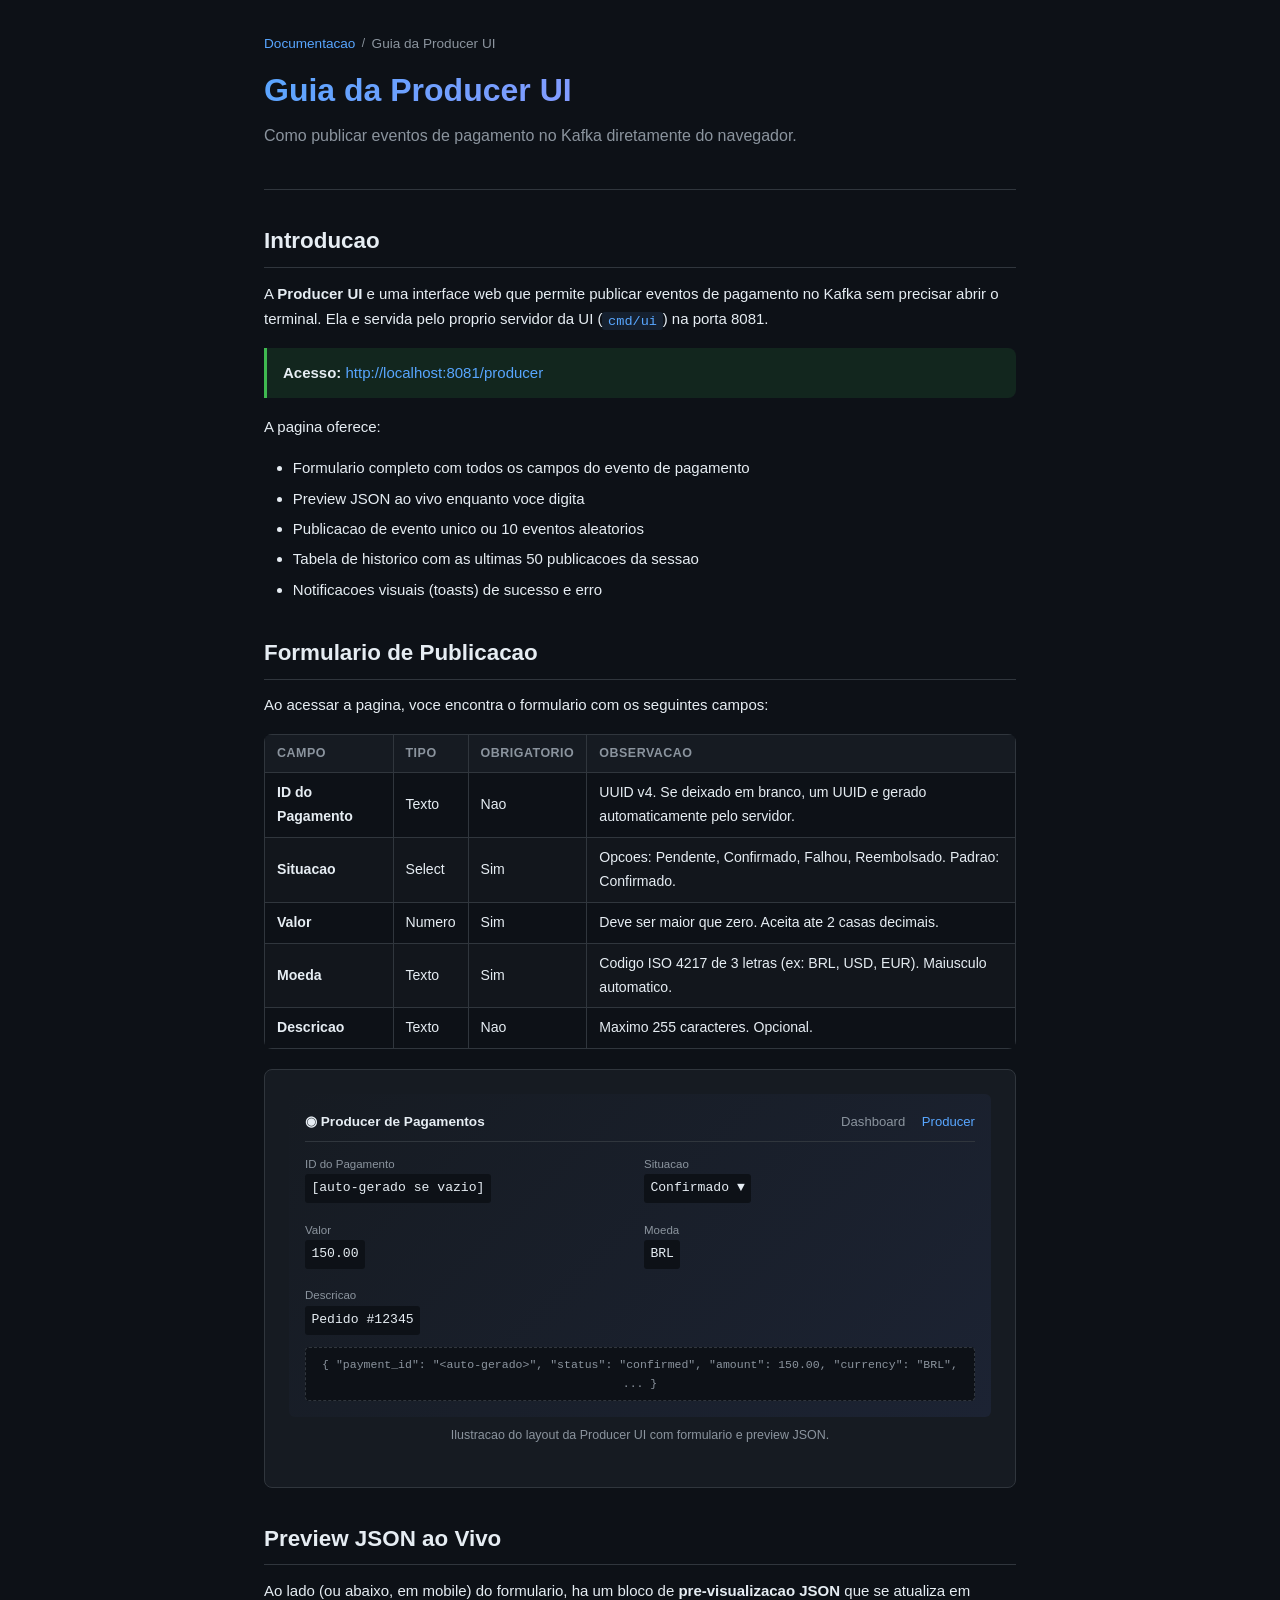
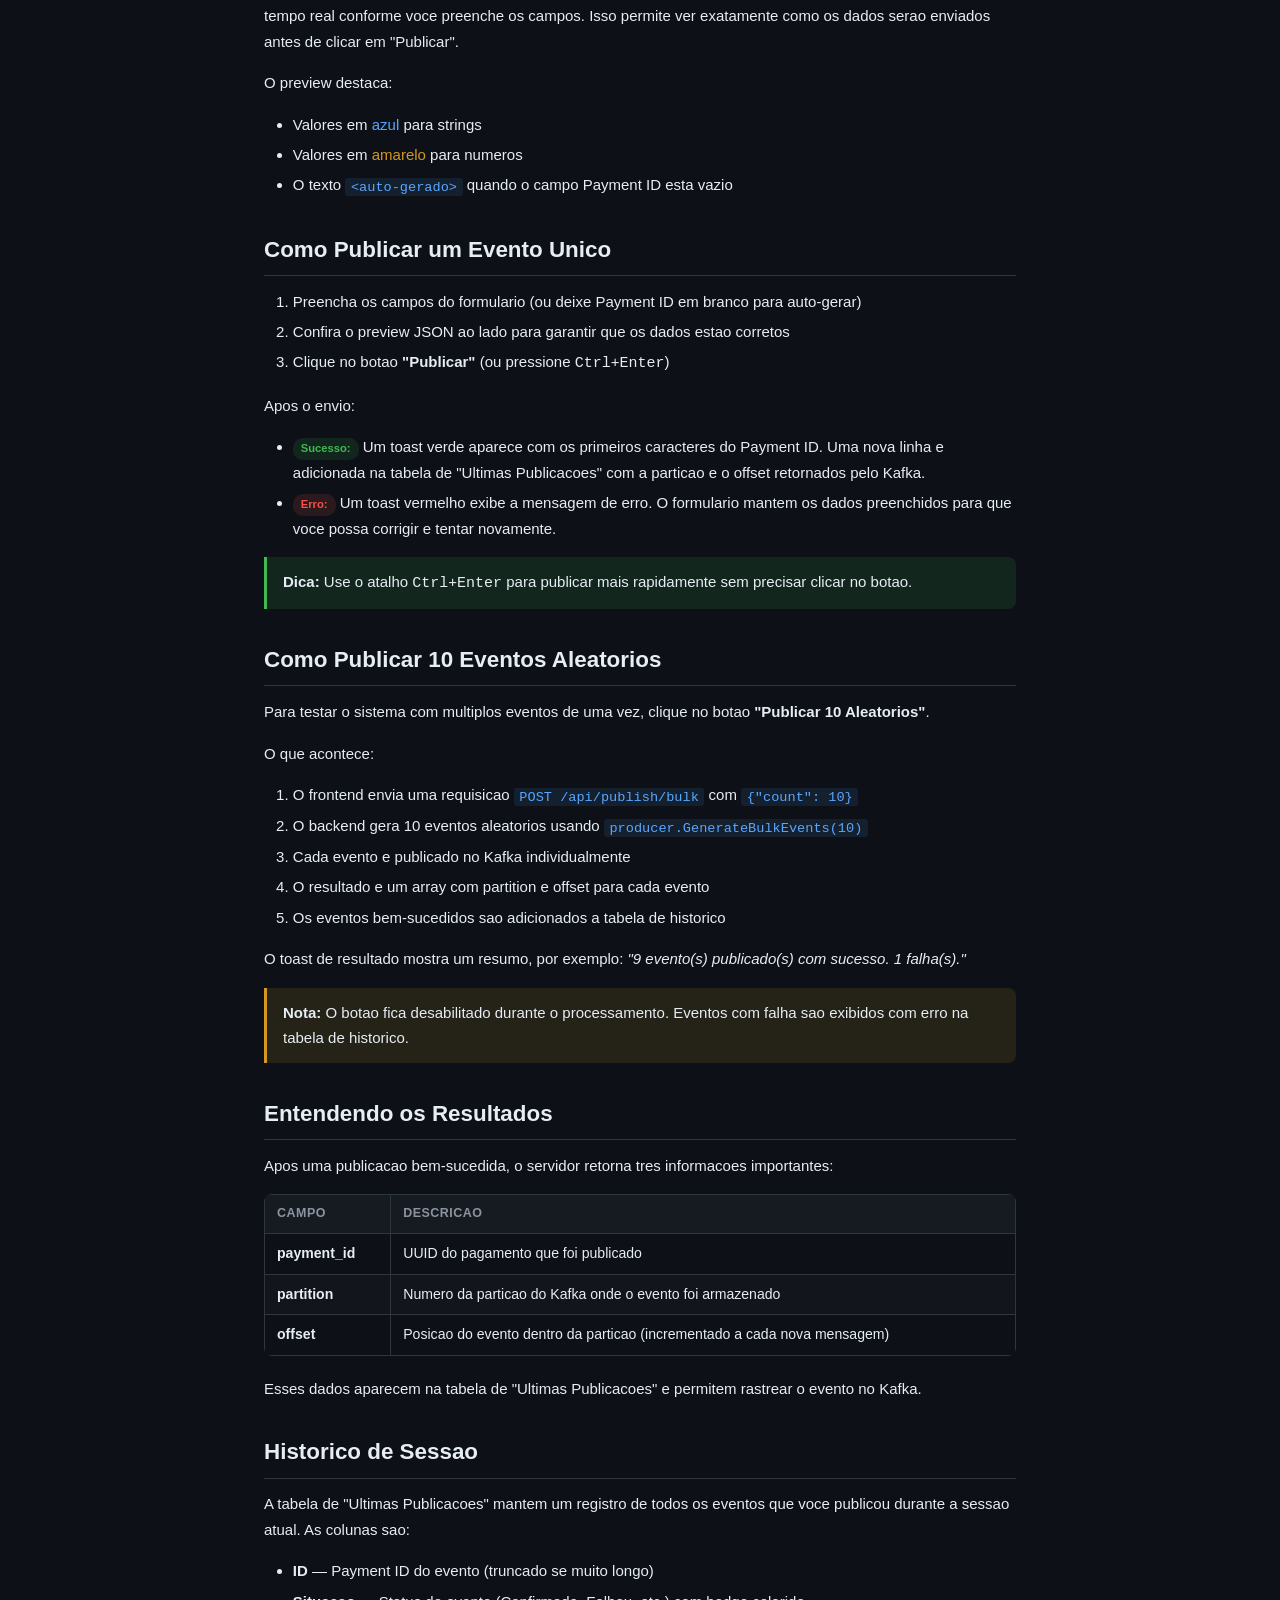
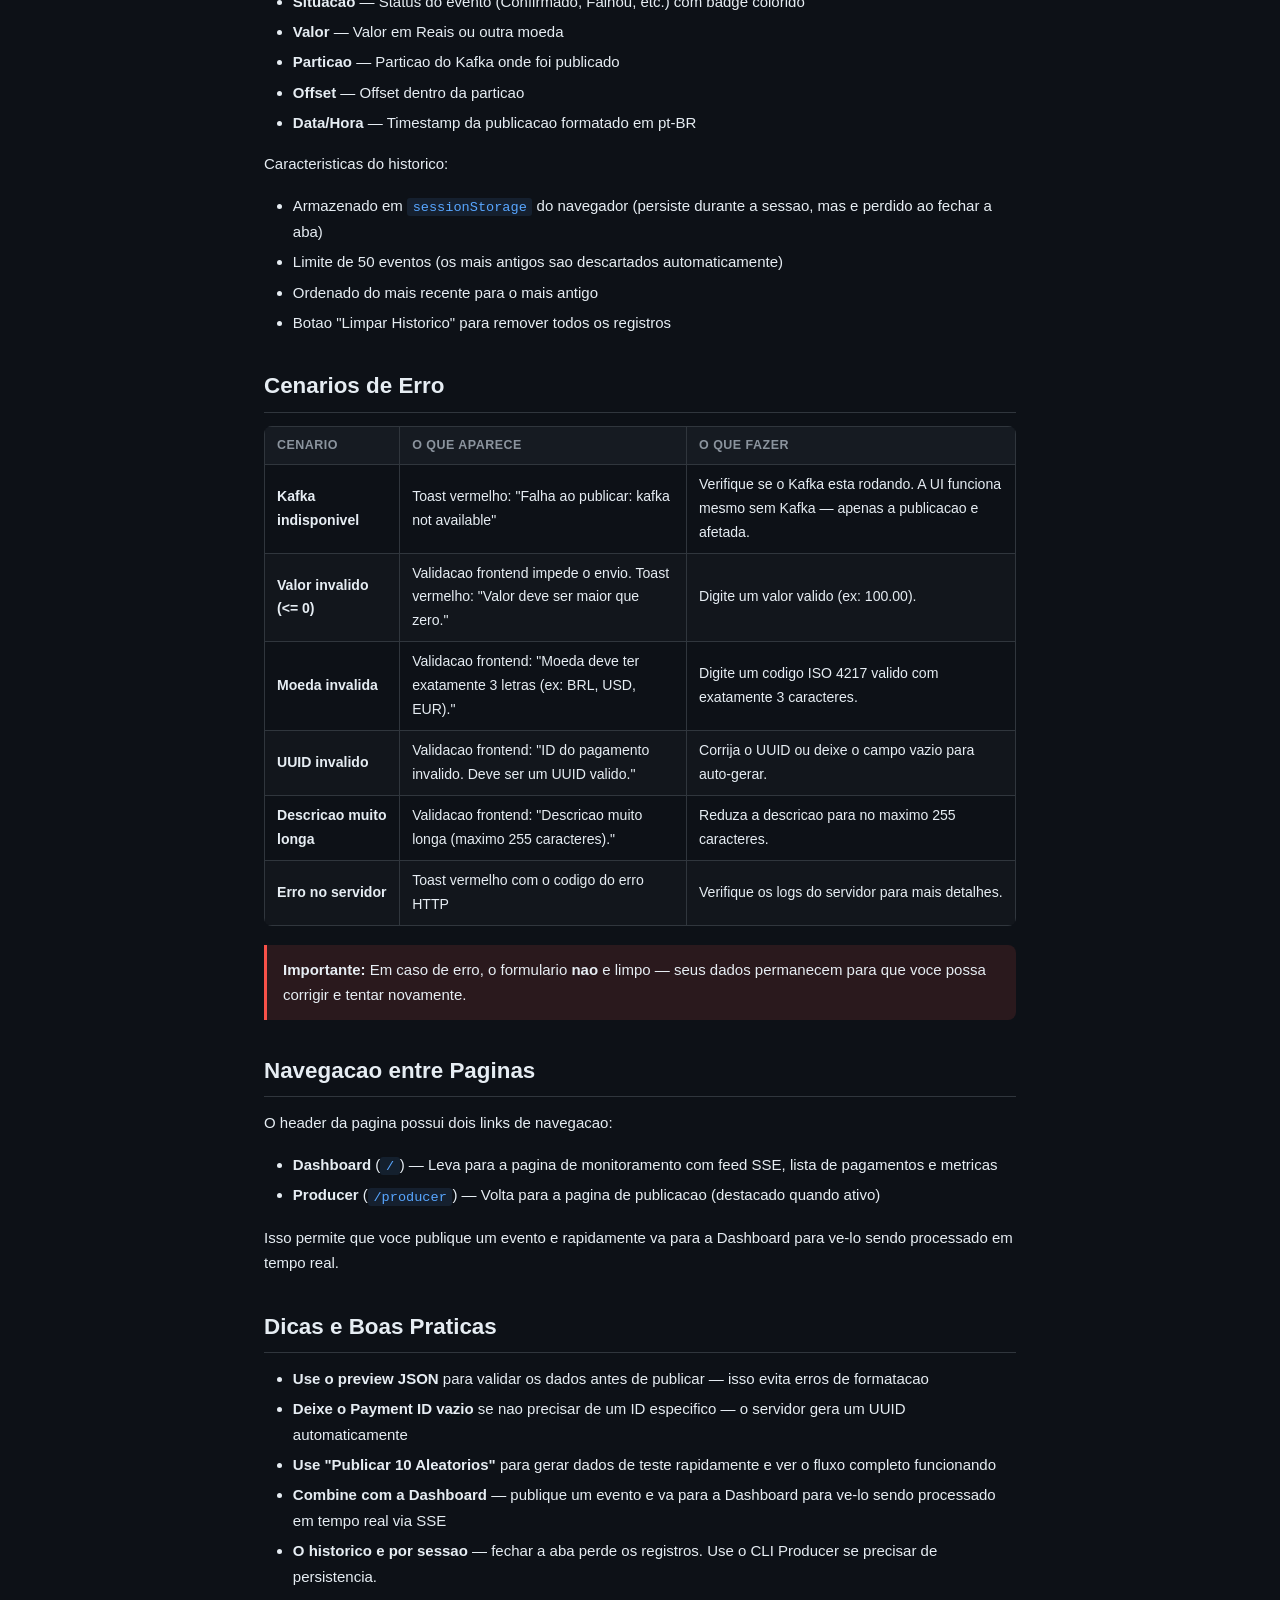
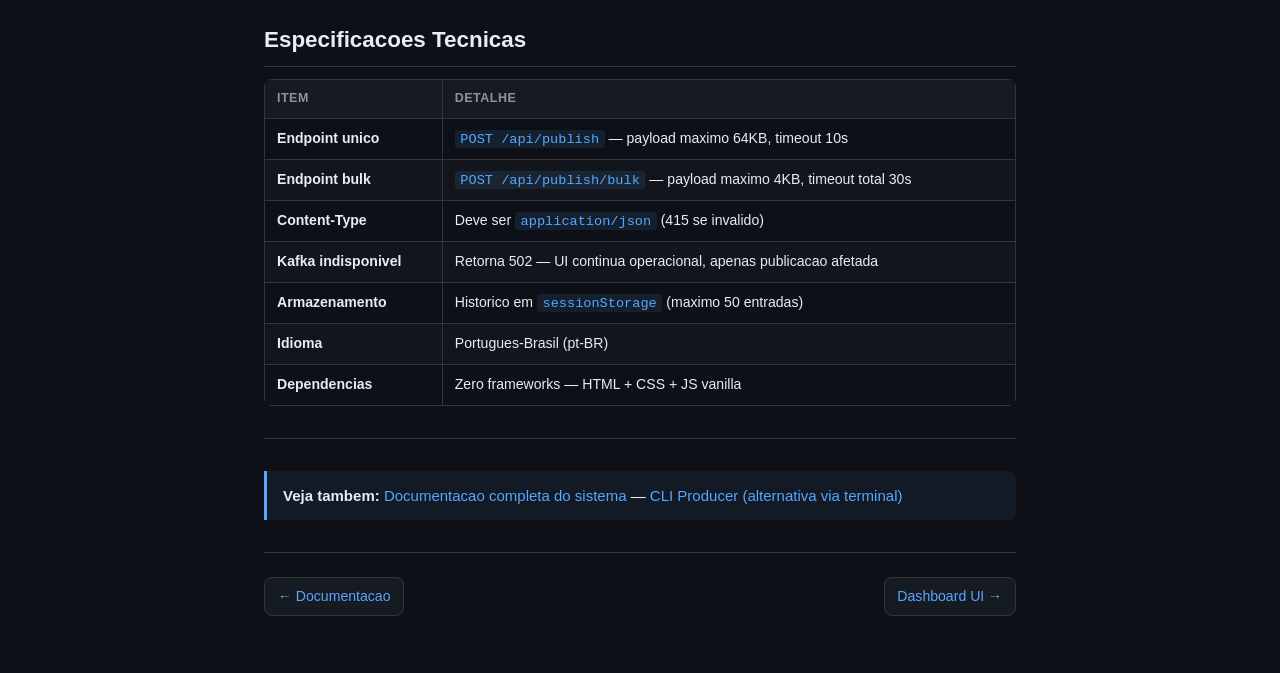
<file: docs/producer-guide.html>
<!DOCTYPE html>
<html lang="pt-BR">
<head>
    <meta charset="UTF-8">
    <meta name="viewport" content="width=device-width, initial-scale=1.0">
    <title>Guia da Producer UI — Payment Processor</title>
    <style>
        *, *::before, *::after { box-sizing: border-box; margin: 0; padding: 0; }
        :root {
            --bg: #0d1117;
            --bg-card: #161b22;
            --bg-card-hover: #1c2333;
            --bg-code: #1a1f2e;
            --border: #30363d;
            --text: #e6edf3;
            --text-muted: #8b949e;
            --accent: #58a6ff;
            --green: #3fb950;
            --green-bg: rgba(63, 185, 80, 0.12);
            --red: #f85149;
            --red-bg: rgba(248, 81, 73, 0.12);
            --yellow: #d29922;
            --yellow-bg: rgba(210, 153, 34, 0.12);
            --blue: #58a6ff;
            --purple: #bc8cff;
            --font: -apple-system, BlinkMacSystemFont, 'Segoe UI', 'Noto Sans', Helvetica, Arial, sans-serif;
            --mono: 'JetBrains Mono', 'Fira Code', 'SF Mono', 'Consolas', monospace;
            --radius: 8px;
        }
        html { scroll-behavior: smooth; }
        body {
            font-family: var(--font);
            background: var(--bg);
            color: var(--text);
            line-height: 1.7;
            font-size: 15px;
            max-width: 800px;
            margin: 0 auto;
            padding: 2rem 1.5rem 4rem;
        }
        a { color: var(--accent); text-decoration: none; }
        a:hover { text-decoration: underline; color: #79c0ff; }

        header {
            margin-bottom: 2rem;
            padding-bottom: 1.5rem;
            border-bottom: 1px solid var(--border);
        }
        header h1 {
            font-size: 2rem;
            font-weight: 800;
            margin-bottom: 0.3rem;
            background: linear-gradient(135deg, var(--accent), var(--purple));
            -webkit-background-clip: text;
            -webkit-text-fill-color: transparent;
            background-clip: text;
        }
        header p { color: var(--text-muted); font-size: 1rem; }

        .breadcrumb {
            display: flex;
            align-items: center;
            gap: 0.4rem;
            font-size: 0.85rem;
            color: var(--text-muted);
            margin-bottom: 0.5rem;
        }
        .breadcrumb a { color: var(--accent); }
        .breadcrumb .sep { font-size: 0.75rem; }

        h2 {
            font-size: 1.4rem;
            margin-top: 2rem;
            margin-bottom: 0.8rem;
            border-bottom: 1px solid var(--border);
            padding-bottom: 0.4rem;
            scroll-margin-top: 1rem;
        }
        h3 { font-size: 1.1rem; margin-top: 1.5rem; margin-bottom: 0.6rem; }
        p { margin-bottom: 1rem; }
        ul, ol { margin-bottom: 1rem; padding-left: 1.8rem; }
        li { margin-bottom: 0.3rem; }

        pre {
            background: var(--bg-code);
            color: #e6edf3;
            padding: 0.8rem 1rem;
            border-radius: var(--radius);
            overflow-x: auto;
            font-family: var(--mono);
            font-size: 0.82rem;
            line-height: 1.55;
            margin-bottom: 1.2rem;
            border: 1px solid var(--border);
        }
        code {
            font-family: var(--mono);
            font-size: 0.85rem;
            background: rgba(88, 166, 255, 0.1);
            padding: 0.1rem 0.35rem;
            border-radius: 3px;
            color: var(--accent);
        }
        pre code {
            background: transparent;
            padding: 0;
            color: inherit;
            font-size: inherit;
        }

        table {
            width: 100%;
            border-collapse: collapse;
            margin-bottom: 1.2rem;
            font-size: 0.88rem;
            border-radius: var(--radius);
            overflow: hidden;
        }
        table th, table td {
            border: 1px solid var(--border);
            padding: 0.5rem 0.75rem;
            text-align: left;
        }
        table th {
            background: var(--bg-card);
            font-weight: 600;
            font-size: 0.78rem;
            text-transform: uppercase;
            letter-spacing: 0.5px;
            color: var(--text-muted);
        }
        table tr:nth-child(even) { background: rgba(255,255,255,0.02); }
        table tr:hover { background: rgba(255,255,255,0.04); }

        .info-box {
            border-left: 3px solid var(--accent);
            padding: 0.75rem 1rem;
            margin-bottom: 1rem;
            background: rgba(88, 166, 255, 0.06);
            border-radius: 0 var(--radius) var(--radius) 0;
        }
        .info-box p { margin-bottom: 0; }
        .info-box.warn { border-left-color: var(--yellow); background: var(--yellow-bg); }
        .info-box.good { border-left-color: var(--green); background: var(--green-bg); }
        .info-box.err { border-left-color: var(--red); background: var(--red-bg); }

        .badge {
            display: inline-block;
            padding: 0.1rem 0.5rem;
            border-radius: 10px;
            font-size: 0.7rem;
            font-weight: 600;
        }
        .badge-green { background: var(--green-bg); color: var(--green); }
        .badge-red { background: var(--red-bg); color: var(--red); }

        .step {
            display: flex;
            align-items: flex-start;
            gap: 0.8rem;
            padding: 0.8rem;
            margin-bottom: 0.6rem;
            background: var(--bg-card);
            border: 1px solid var(--border);
            border-radius: var(--radius);
        }
        .step .num {
            flex-shrink: 0;
            width: 28px; height: 28px;
            background: var(--accent);
            color: #fff;
            border-radius: 50%;
            display: flex;
            align-items: center;
            justify-content: center;
            font-size: 0.8rem;
            font-weight: 700;
        }
        .step .content { flex: 1; }
        .step .content strong { display: block; margin-bottom: 0.1rem; }
        .step .content p { color: var(--text-muted); font-size: 0.9rem; margin-bottom: 0; }

        .screenshot-box {
            background: var(--bg-card);
            border: 1px solid var(--border);
            border-radius: var(--radius);
            padding: 1.5rem;
            margin-bottom: 1.2rem;
            text-align: center;
        }
        .screenshot-box .mock {
            background: linear-gradient(135deg, #161b22 0%, #1c2333 100%);
            border-radius: 6px;
            padding: 1rem;
            color: var(--text-muted);
            font-size: 0.85rem;
        }
        .screenshot-box .mock .mock-header {
            display: flex;
            justify-content: space-between;
            align-items: center;
            padding-bottom: 0.5rem;
            border-bottom: 1px solid var(--border);
            margin-bottom: 0.5rem;
            color: var(--text);
        }
        .screenshot-box .mock .mock-header .brand { font-weight: 700; }
        .screenshot-box .mock .mock-header .nav span { margin-left: 0.8rem; font-size: 0.82rem; color: var(--text-muted); }
        .screenshot-box .mock .mock-header .nav .active { color: var(--accent); }
        .screenshot-box .mock .mock-body {
            display: grid;
            grid-template-columns: 1fr 1fr;
            gap: 0.5rem;
            text-align: left;
        }
        .screenshot-box .mock .mock-body .field { padding: 0.3rem 0; }
        .screenshot-box .mock .mock-body .field .label { font-size: 0.72rem; color: var(--text-muted); }
        .screenshot-box .mock .mock-body .field .value {
            font-family: var(--mono);
            font-size: 0.82rem;
            color: var(--text);
            background: var(--bg);
            padding: 0.2rem 0.4rem;
            border-radius: 3px;
            display: inline-block;
        }
        .screenshot-box .mock .preview-placeholder {
            background: var(--bg);
            border: 1px dashed var(--border);
            border-radius: 4px;
            padding: 0.4rem 0.6rem;
            font-family: var(--mono);
            font-size: 0.72rem;
            color: var(--text-muted);
            margin-top: 0.5rem;
        }

        hr { border: none; border-top: 1px solid var(--border); margin: 2rem 0; }

        .bottom-nav {
            display: flex;
            justify-content: space-between;
            margin-top: 2rem;
            padding-top: 1.5rem;
            border-top: 1px solid var(--border);
        }
        .bottom-nav a {
            padding: 0.4rem 0.8rem;
            background: var(--bg-card);
            border: 1px solid var(--border);
            border-radius: var(--radius);
            font-size: 0.88rem;
            transition: border-color 0.2s;
        }
        .bottom-nav a:hover { border-color: var(--accent); text-decoration: none; }

        @media (max-width: 600px) {
            body { padding: 1rem 0.75rem 3rem; }
            header h1 { font-size: 1.5rem; }
            .screenshot-box .mock .mock-body { grid-template-columns: 1fr; }
            table { font-size: 0.8rem; }
            table th, table td { padding: 0.35rem 0.5rem; }
        }
    </style>
</head>
<body>

<nav class="breadcrumb">
    <a href="index.html">Documentacao</a>
    <span class="sep">/</span>
    <span>Guia da Producer UI</span>
</nav>

<header>
    <h1>Guia da Producer UI</h1>
    <p>Como publicar eventos de pagamento no Kafka diretamente do navegador.</p>
</header>

<!-- ============ INTRODUCAO ============ -->
<h2>Introducao</h2>

<p>A <strong>Producer UI</strong> e uma interface web que permite publicar eventos de pagamento no Kafka sem precisar abrir o terminal. Ela e servida pelo proprio servidor da UI (<code>cmd/ui</code>) na porta 8081.</p>

<div class="info-box good">
    <strong>Acesso:</strong> <a href="http://localhost:8081/producer" target="_blank">http://localhost:8081/producer</a>
</div>

<p>A pagina oferece:</p>
<ul>
    <li>Formulario completo com todos os campos do evento de pagamento</li>
    <li>Preview JSON ao vivo enquanto voce digita</li>
    <li>Publicacao de evento unico ou 10 eventos aleatorios</li>
    <li>Tabela de historico com as ultimas 50 publicacoes da sessao</li>
    <li>Notificacoes visuais (toasts) de sucesso e erro</li>
</ul>

<!-- ============ FORMULARIO ============ -->
<h2>Formulario de Publicacao</h2>

<p>Ao acessar a pagina, voce encontra o formulario com os seguintes campos:</p>

<table>
    <thead>
        <tr><th>Campo</th><th>Tipo</th><th>Obrigatorio</th><th>Observacao</th></tr>
    </thead>
    <tbody>
        <tr>
            <td><strong>ID do Pagamento</strong></td>
            <td>Texto</td>
            <td>Nao</td>
            <td>UUID v4. Se deixado em branco, um UUID e gerado automaticamente pelo servidor.</td>
        </tr>
        <tr>
            <td><strong>Situacao</strong></td>
            <td>Select</td>
            <td>Sim</td>
            <td>Opcoes: Pendente, Confirmado, Falhou, Reembolsado. Padrao: Confirmado.</td>
        </tr>
        <tr>
            <td><strong>Valor</strong></td>
            <td>Numero</td>
            <td>Sim</td>
            <td>Deve ser maior que zero. Aceita ate 2 casas decimais.</td>
        </tr>
        <tr>
            <td><strong>Moeda</strong></td>
            <td>Texto</td>
            <td>Sim</td>
            <td>Codigo ISO 4217 de 3 letras (ex: BRL, USD, EUR). Maiusculo automatico.</td>
        </tr>
        <tr>
            <td><strong>Descricao</strong></td>
            <td>Texto</td>
            <td>Nao</td>
            <td>Maximo 255 caracteres. Opcional.</td>
        </tr>
    </tbody>
</table>

<div class="screenshot-box">
    <div class="mock">
        <div class="mock-header">
            <span class="brand">&#9673; Producer de Pagamentos</span>
            <div class="nav">
                <span>Dashboard</span>
                <span class="active">Producer</span>
            </div>
        </div>
        <div class="mock-body">
            <div class="field">
                <div class="label">ID do Pagamento</div>
                <span class="value">[auto-gerado se vazio]</span>
            </div>
            <div class="field">
                <div class="label">Situacao</div>
                <span class="value">Confirmado &#9660;</span>
            </div>
            <div class="field">
                <div class="label">Valor</div>
                <span class="value">150.00</span>
            </div>
            <div class="field">
                <div class="label">Moeda</div>
                <span class="value">BRL</span>
            </div>
            <div class="field" style="grid-column: span 2;">
                <div class="label">Descricao</div>
                <span class="value">Pedido #12345</span>
            </div>
        </div>
        <div class="preview-placeholder">
{ "payment_id": "&lt;auto-gerado&gt;", "status": "confirmed", "amount": 150.00, "currency": "BRL", ... }
        </div>
    </div>
    <p style="font-size: 0.78rem; color: var(--text-muted); margin-top: 0.5rem;">Ilustracao do layout da Producer UI com formulario e preview JSON.</p>
</div>

<!-- ============ PREVIEW ============ -->
<h2>Preview JSON ao Vivo</h2>

<p>Ao lado (ou abaixo, em mobile) do formulario, ha um bloco de <strong>pre-visualizacao JSON</strong> que se atualiza em tempo real conforme voce preenche os campos. Isso permite ver exatamente como os dados serao enviados antes de clicar em "Publicar".</p>

<p>O preview destaca:</p>
<ul>
    <li>Valores em <span style="color: var(--accent);">azul</span> para strings</li>
    <li>Valores em <span style="color: var(--yellow);">amarelo</span> para numeros</li>
    <li>O texto <code>&lt;auto-gerado&gt;</code> quando o campo Payment ID esta vazio</li>
</ul>

<!-- ============ PUBLICAR UNICO ============ -->
<h2>Como Publicar um Evento Unico</h2>

<ol>
    <li>Preencha os campos do formulario (ou deixe Payment ID em branco para auto-gerar)</li>
    <li>Confira o preview JSON ao lado para garantir que os dados estao corretos</li>
    <li>Clique no botao <strong>"Publicar"</strong> (ou pressione <kbd>Ctrl</kbd>+<kbd>Enter</kbd>)</li>
</ol>

<p>Apos o envio:</p>
<ul>
    <li><span class="badge badge-green">Sucesso:</span> Um toast verde aparece com os primeiros caracteres do Payment ID. Uma nova linha e adicionada na tabela de "Ultimas Publicacoes" com a particao e o offset retornados pelo Kafka.</li>
    <li><span class="badge badge-red">Erro:</span> Um toast vermelho exibe a mensagem de erro. O formulario mantem os dados preenchidos para que voce possa corrigir e tentar novamente.</li>
</ul>

<div class="info-box good">
    <strong>Dica:</strong> Use o atalho <kbd>Ctrl</kbd>+<kbd>Enter</kbd> para publicar mais rapidamente sem precisar clicar no botao.
</div>

<!-- ============ PUBLICAR BULK ============ -->
<h2>Como Publicar 10 Eventos Aleatorios</h2>

<p>Para testar o sistema com multiplos eventos de uma vez, clique no botao <strong>"Publicar 10 Aleatorios"</strong>.</p>

<p>O que acontece:</p>
<ol>
    <li>O frontend envia uma requisicao <code>POST /api/publish/bulk</code> com <code>{"count": 10}</code></li>
    <li>O backend gera 10 eventos aleatorios usando <code>producer.GenerateBulkEvents(10)</code></li>
    <li>Cada evento e publicado no Kafka individualmente</li>
    <li>O resultado e um array com partition e offset para cada evento</li>
    <li>Os eventos bem-sucedidos sao adicionados a tabela de historico</li>
</ol>

<p>O toast de resultado mostra um resumo, por exemplo: <em>"9 evento(s) publicado(s) com sucesso. 1 falha(s)."</em></p>

<div class="info-box warn">
    <strong>Nota:</strong> O botao fica desabilitado durante o processamento. Eventos com falha sao exibidos com erro na tabela de historico.
</div>

<!-- ============ RESULTADOS ============ -->
<h2>Entendendo os Resultados</h2>

<p>Apos uma publicacao bem-sucedida, o servidor retorna tres informacoes importantes:</p>

<table>
    <thead>
        <tr><th>Campo</th><th>Descricao</th></tr>
    </thead>
    <tbody>
        <tr><td><strong>payment_id</strong></td><td>UUID do pagamento que foi publicado</td></tr>
        <tr><td><strong>partition</strong></td><td>Numero da particao do Kafka onde o evento foi armazenado</td></tr>
        <tr><td><strong>offset</strong></td><td>Posicao do evento dentro da particao (incrementado a cada nova mensagem)</td></tr>
    </tbody>
</table>

<p>Esses dados aparecem na tabela de "Ultimas Publicacoes" e permitem rastrear o evento no Kafka.</p>

<!-- ============ HISTORICO ============ -->
<h2>Historico de Sessao</h2>

<p>A tabela de "Ultimas Publicacoes" mantem um registro de todos os eventos que voce publicou durante a sessao atual. As colunas sao:</p>

<ul>
    <li><strong>ID</strong> — Payment ID do evento (truncado se muito longo)</li>
    <li><strong>Situacao</strong> — Status do evento (Confirmado, Falhou, etc.) com badge colorido</li>
    <li><strong>Valor</strong> — Valor em Reais ou outra moeda</li>
    <li><strong>Particao</strong> — Particao do Kafka onde foi publicado</li>
    <li><strong>Offset</strong> — Offset dentro da particao</li>
    <li><strong>Data/Hora</strong> — Timestamp da publicacao formatado em pt-BR</li>
</ul>

<p>Caracteristicas do historico:</p>
<ul>
    <li>Armazenado em <code>sessionStorage</code> do navegador (persiste durante a sessao, mas e perdido ao fechar a aba)</li>
    <li>Limite de 50 eventos (os mais antigos sao descartados automaticamente)</li>
    <li>Ordenado do mais recente para o mais antigo</li>
    <li>Botao "Limpar Historico" para remover todos os registros</li>
</ul>

<!-- ============ ERROS ============ -->
<h2>Cenarios de Erro</h2>

<table>
    <thead>
        <tr><th>Cenario</th><th>O que aparece</th><th>O que fazer</th></tr>
    </thead>
    <tbody>
        <tr>
            <td><strong>Kafka indisponivel</strong></td>
            <td>Toast vermelho: "Falha ao publicar: kafka not available"</td>
            <td>Verifique se o Kafka esta rodando. A UI funciona mesmo sem Kafka — apenas a publicacao e afetada.</td>
        </tr>
        <tr>
            <td><strong>Valor invalido (<= 0)</strong></td>
            <td>Validacao frontend impede o envio. Toast vermelho: "Valor deve ser maior que zero."</td>
            <td>Digite um valor valido (ex: 100.00).</td>
        </tr>
        <tr>
            <td><strong>Moeda invalida</strong></td>
            <td>Validacao frontend: "Moeda deve ter exatamente 3 letras (ex: BRL, USD, EUR)."</td>
            <td>Digite um codigo ISO 4217 valido com exatamente 3 caracteres.</td>
        </tr>
        <tr>
            <td><strong>UUID invalido</strong></td>
            <td>Validacao frontend: "ID do pagamento invalido. Deve ser um UUID valido."</td>
            <td>Corrija o UUID ou deixe o campo vazio para auto-gerar.</td>
        </tr>
        <tr>
            <td><strong>Descricao muito longa</strong></td>
            <td>Validacao frontend: "Descricao muito longa (maximo 255 caracteres)."</td>
            <td>Reduza a descricao para no maximo 255 caracteres.</td>
        </tr>
        <tr>
            <td><strong>Erro no servidor</strong></td>
            <td>Toast vermelho com o codigo do erro HTTP</td>
            <td>Verifique os logs do servidor para mais detalhes.</td>
        </tr>
    </tbody>
</table>

<div class="info-box err">
    <strong>Importante:</strong> Em caso de erro, o formulario <strong>nao</strong> e limpo — seus dados permanecem para que voce possa corrigir e tentar novamente.
</div>

<!-- ============ NAVEGACAO ============ -->
<h2>Navegacao entre Paginas</h2>

<p>O header da pagina possui dois links de navegacao:</p>
<ul>
    <li><strong>Dashboard</strong> (<code>/</code>) — Leva para a pagina de monitoramento com feed SSE, lista de pagamentos e metricas</li>
    <li><strong>Producer</strong> (<code>/producer</code>) — Volta para a pagina de publicacao (destacado quando ativo)</li>
</ul>

<p>Isso permite que voce publique um evento e rapidamente va para a Dashboard para ve-lo sendo processado em tempo real.</p>

<!-- ============ DICAS ============ -->
<h2>Dicas e Boas Praticas</h2>

<ul>
    <li><strong>Use o preview JSON</strong> para validar os dados antes de publicar — isso evita erros de formatacao</li>
    <li><strong>Deixe o Payment ID vazio</strong> se nao precisar de um ID especifico — o servidor gera um UUID automaticamente</li>
    <li><strong>Use "Publicar 10 Aleatorios"</strong> para gerar dados de teste rapidamente e ver o fluxo completo funcionando</li>
    <li><strong>Combine com a Dashboard</strong> — publique um evento e va para a Dashboard para ve-lo sendo processado em tempo real via SSE</li>
    <li><strong>O historico e por sessao</strong> — fechar a aba perde os registros. Use o CLI Producer se precisar de persistencia.</li>
</ul>

<!-- ============ ESPECIFICACOES TECNICAS ============ -->
<h2>Especificacoes Tecnicas</h2>

<table>
    <thead>
        <tr><th>Item</th><th>Detalhe</th></tr>
    </thead>
    <tbody>
        <tr><td><strong>Endpoint unico</strong></td><td><code>POST /api/publish</code> — payload maximo 64KB, timeout 10s</td></tr>
        <tr><td><strong>Endpoint bulk</strong></td><td><code>POST /api/publish/bulk</code> — payload maximo 4KB, timeout total 30s</td></tr>
        <tr><td><strong>Content-Type</strong></td><td>Deve ser <code>application/json</code> (415 se invalido)</td></tr>
        <tr><td><strong>Kafka indisponivel</strong></td><td>Retorna 502 — UI continua operacional, apenas publicacao afetada</td></tr>
        <tr><td><strong>Armazenamento</strong></td><td>Historico em <code>sessionStorage</code> (maximo 50 entradas)</td></tr>
        <tr><td><strong>Idioma</strong></td><td>Portugues-Brasil (pt-BR)</td></tr>
        <tr><td><strong>Dependencias</strong></td><td>Zero frameworks — HTML + CSS + JS vanilla</td></tr>
    </tbody>
</table>

<hr>

<div class="info-box">
    <strong>Veja tambem:</strong>
    <a href="index.html">Documentacao completa do sistema</a> —
    <a href="features/cli-producer.html">CLI Producer (alternativa via terminal)</a>
</div>

<div class="bottom-nav">
    <a href="index.html">&#8592; Documentacao</a>
    <a href="features/payment-ui.html" class="next">Dashboard UI &#8594;</a>
</div>

<script>
// Add copy buttons to code blocks
document.querySelectorAll('pre').forEach(function (pre) {
    var btn = document.createElement('button');
    btn.className = 'copy-btn';
    btn.textContent = 'Copiar';
    btn.style.cssText = 'position:absolute;top:0.5rem;right:0.5rem;background:var(--bg-card);border:1px solid var(--border);color:var(--text-muted);cursor:pointer;font-size:0.72rem;padding:0.2rem 0.5rem;border-radius:4px;opacity:0;transition:opacity 0.2s;font-family:var(--font);';
    pre.style.position = 'relative';
    pre.appendChild(btn);
    pre.addEventListener('mouseenter', function () { btn.style.opacity = '1'; });
    pre.addEventListener('mouseleave', function () { if (!btn.classList.contains('copied')) btn.style.opacity = '0'; });
    btn.addEventListener('click', function () {
        var text = pre.querySelector('code') ? pre.querySelector('code').textContent : pre.textContent;
        navigator.clipboard.writeText(text).then(function () {
            btn.textContent = 'Copiado!';
            btn.classList.add('copied');
            btn.style.opacity = '1';
            setTimeout(function () {
                btn.textContent = 'Copiar';
                btn.classList.remove('copied');
                btn.style.opacity = '0';
            }, 2000);
        });
    });
});
</script>

</body>
</html>
</file>
